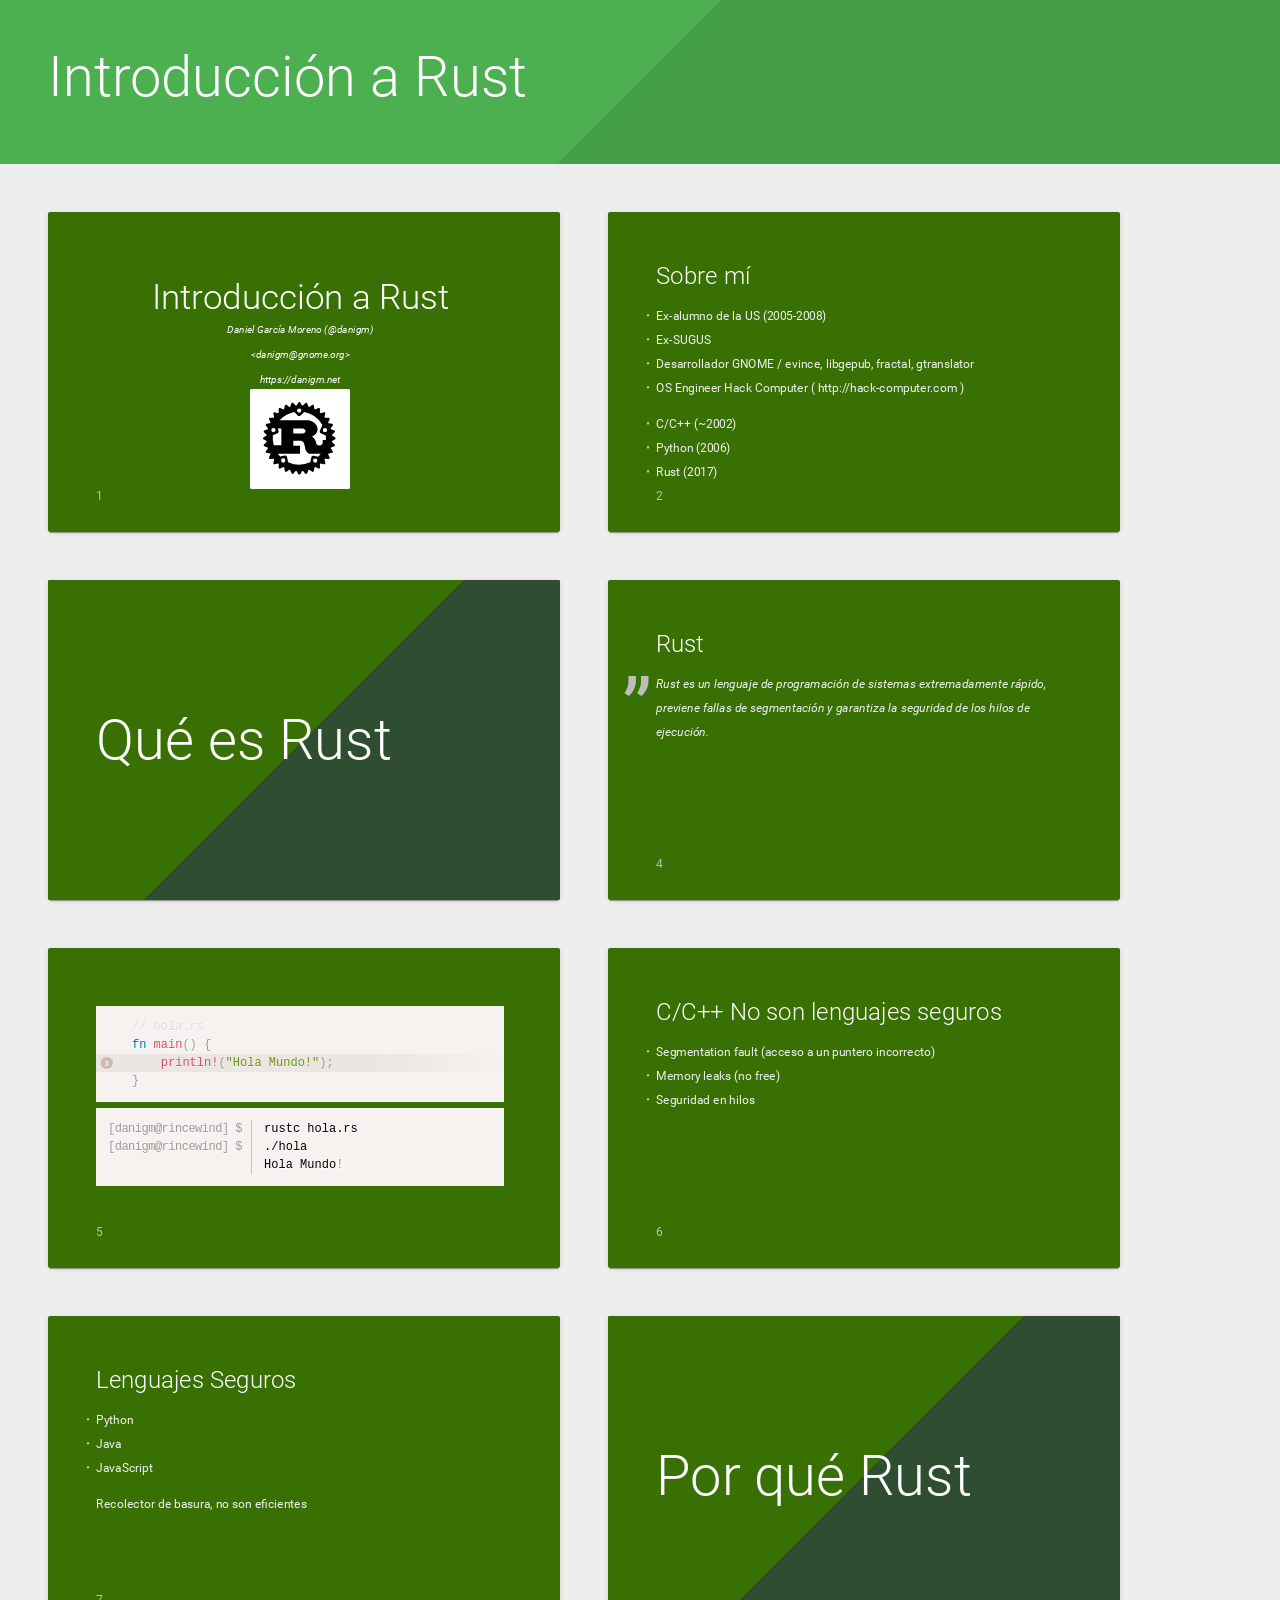
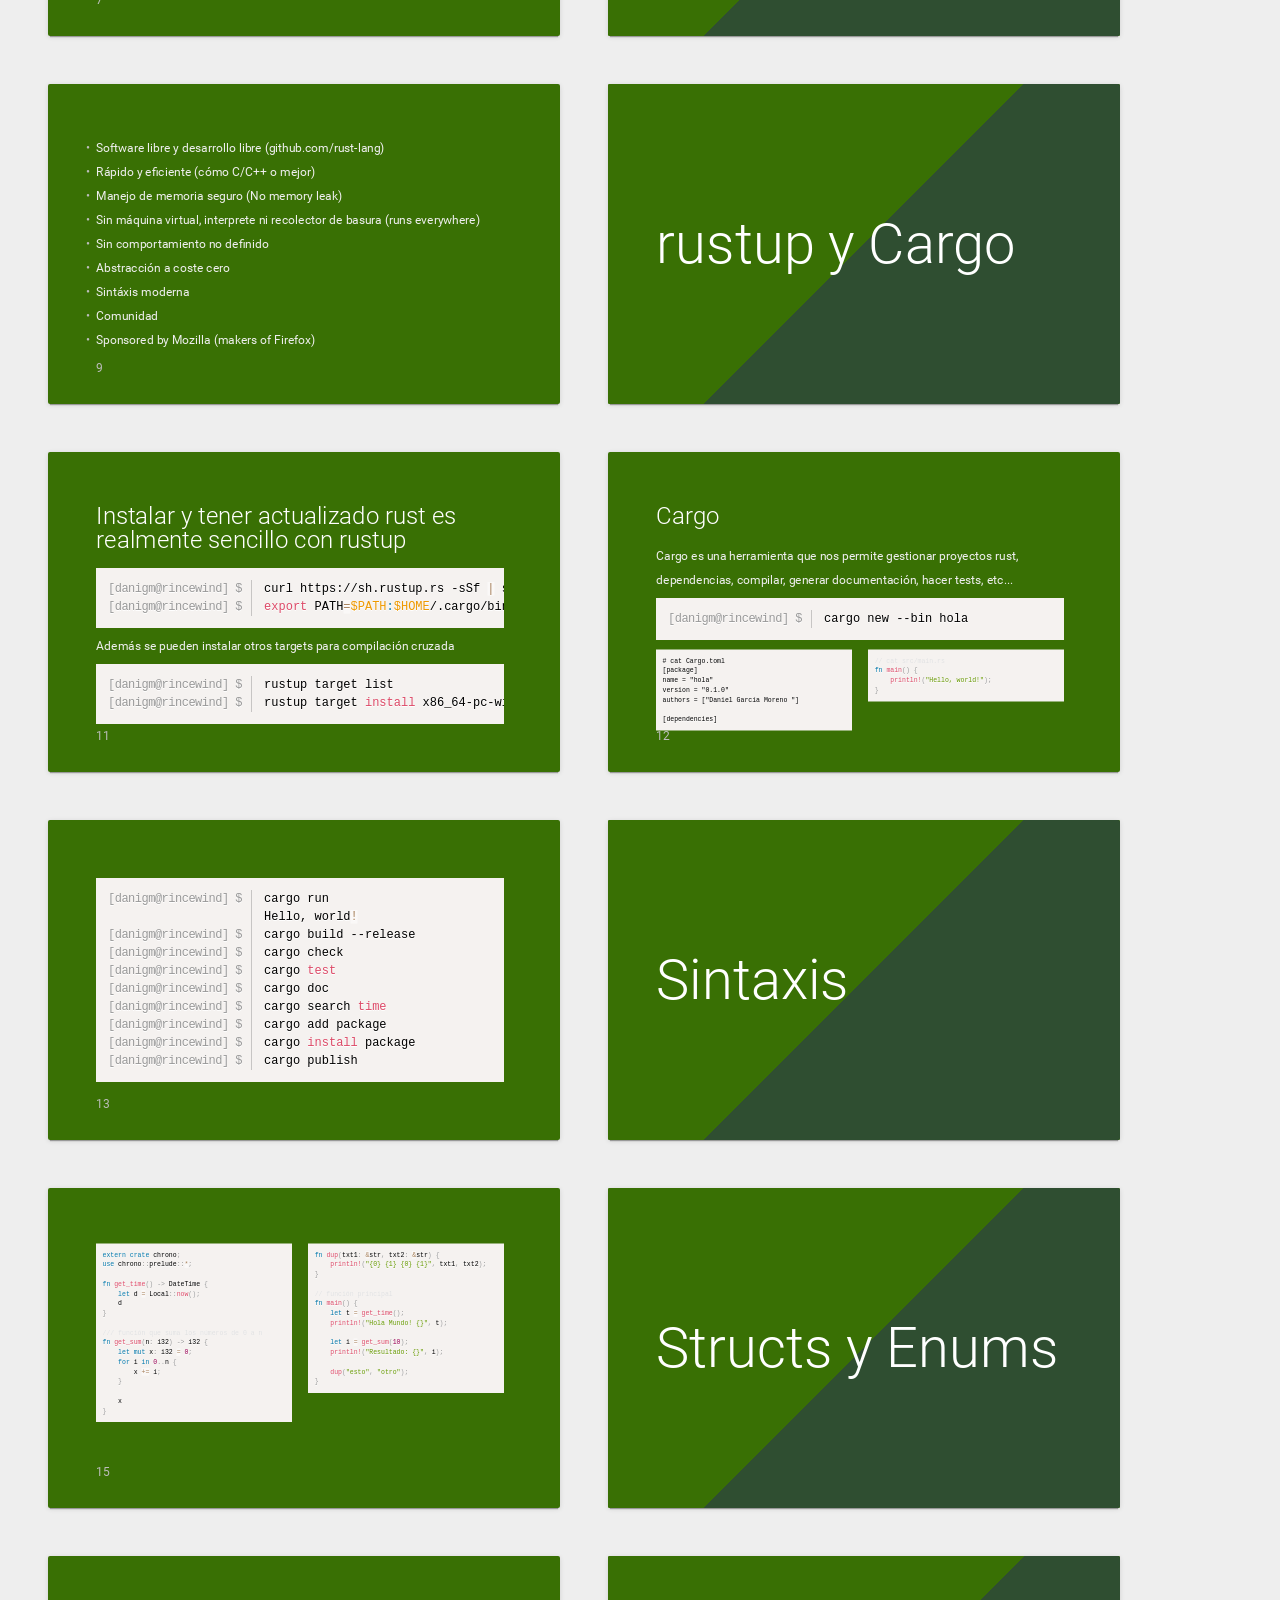
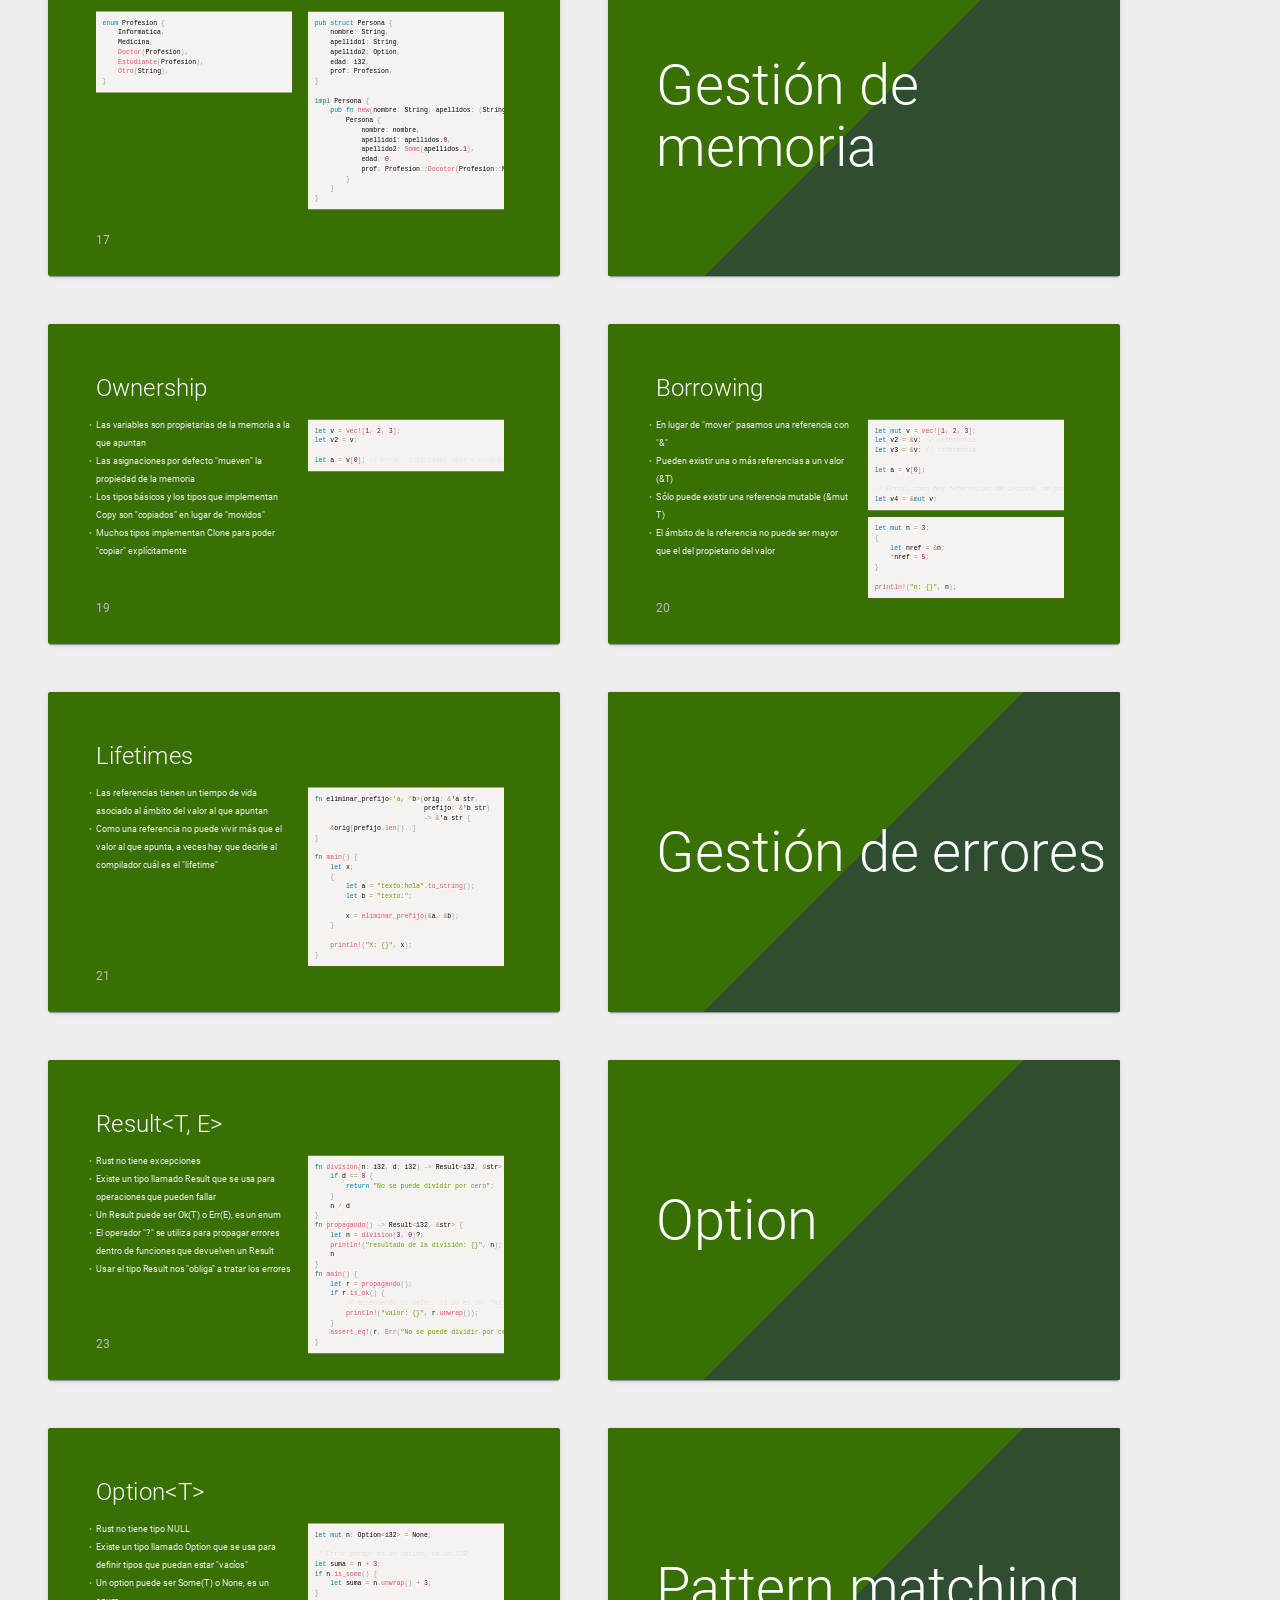
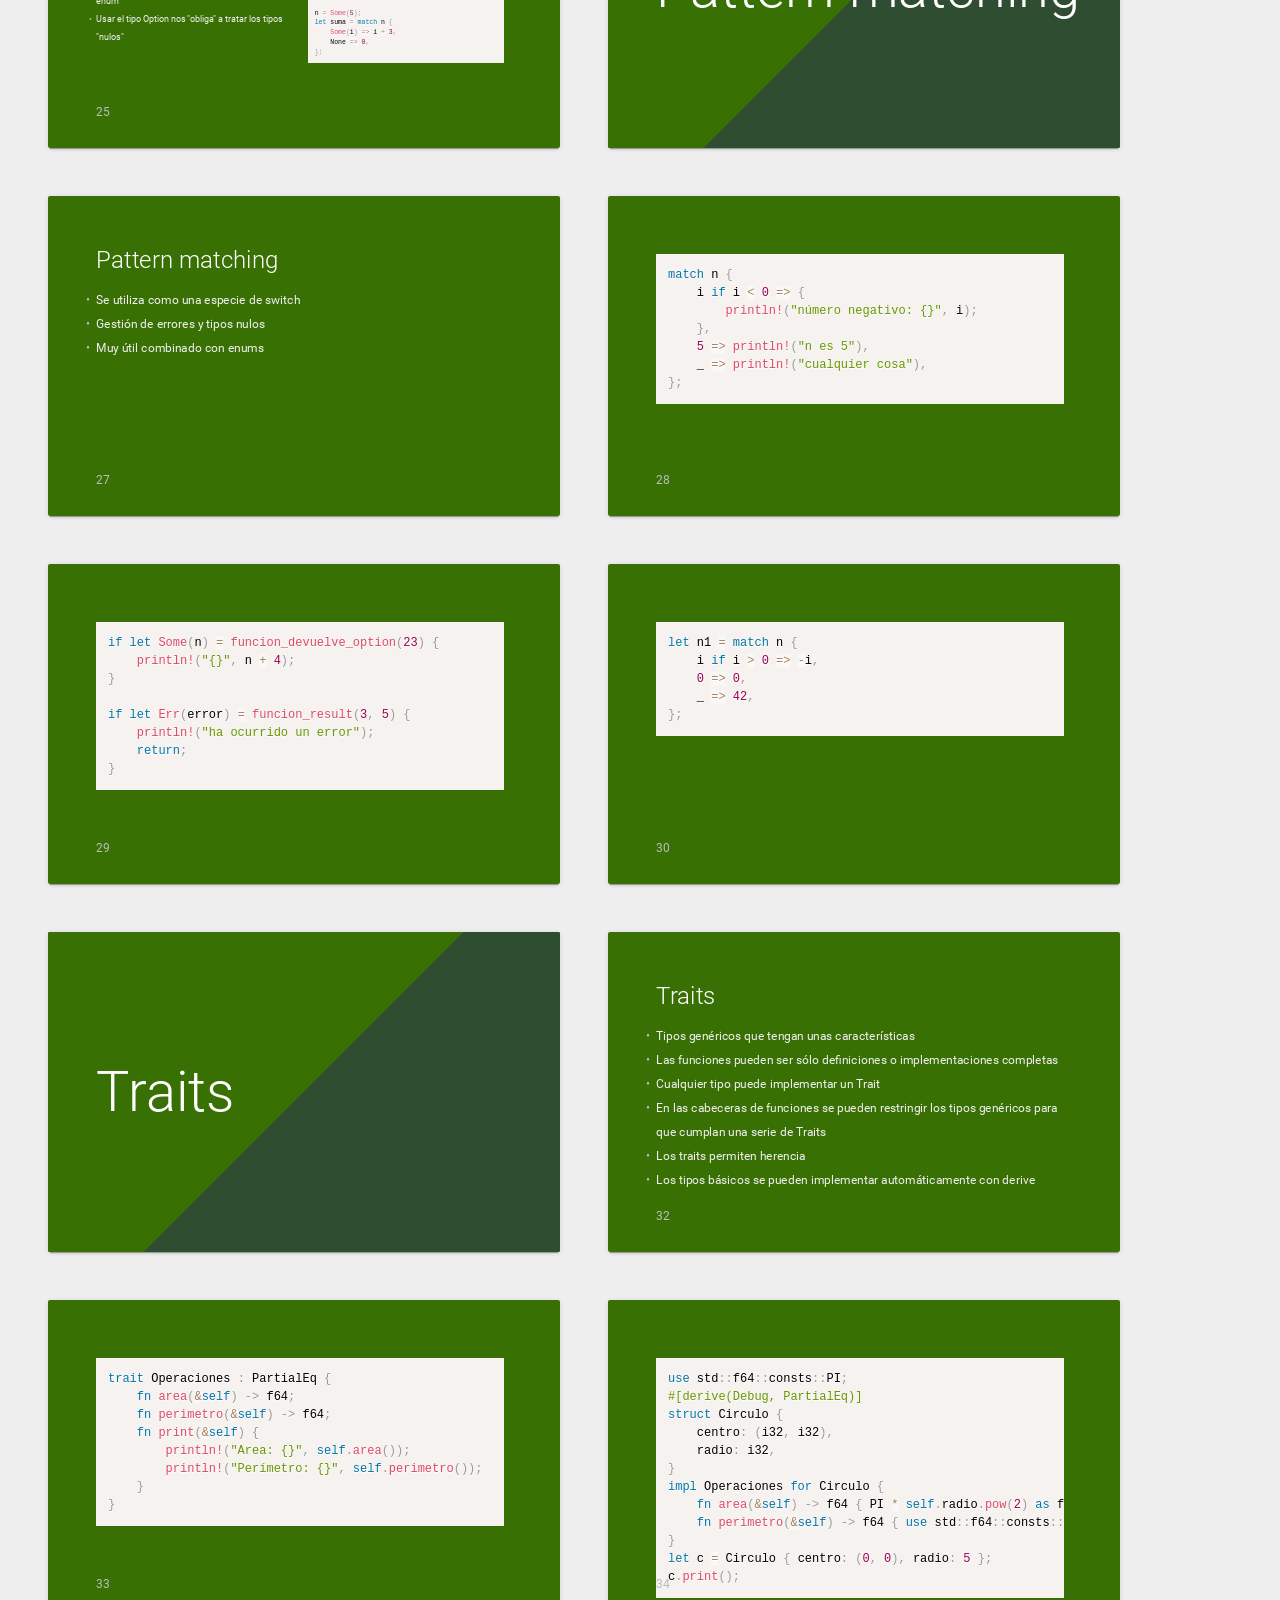
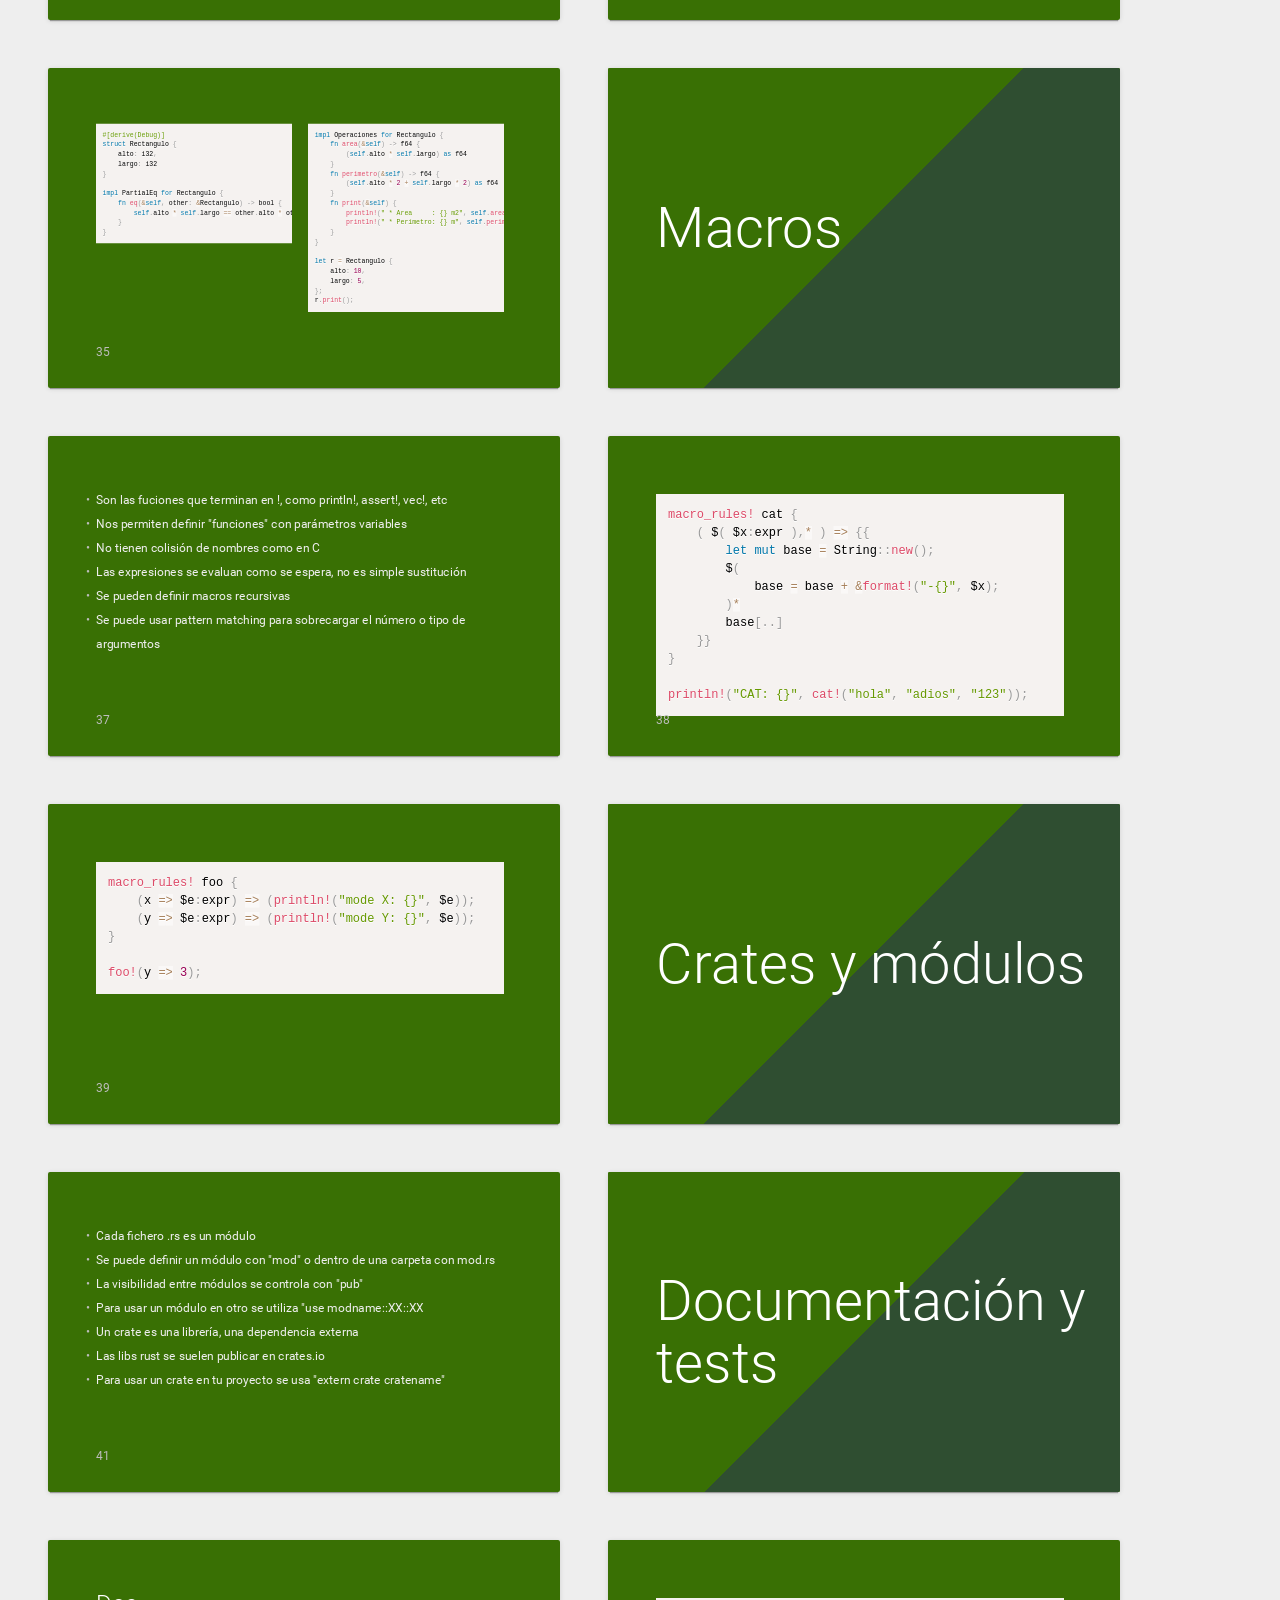
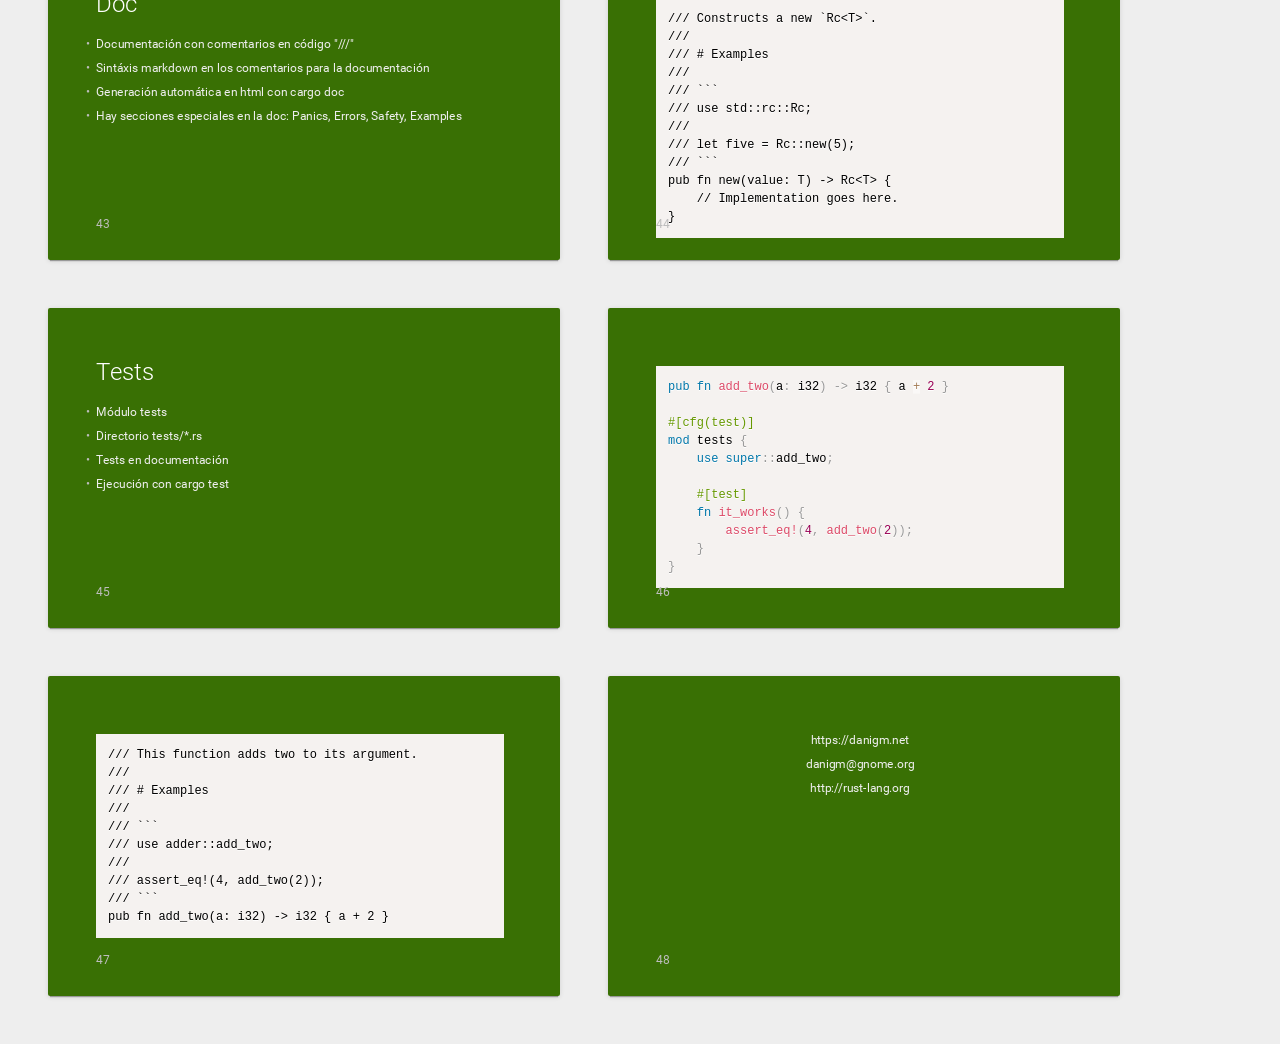
<file: intro-rust/index.html>
<!DOCTYPE html>
<html lang="es">
<head>
    <title>Rust</title>
    <meta charset="utf-8">
    <meta http-equiv="x-ua-compatible" content="ie=edge">
    <meta name="viewport" content="width=device-width, initial-scale=1">
    <link rel="stylesheet" href="shower/themes/material/styles/screen-16x10.css">
    <link href="prism/prism.css" rel="stylesheet" />
    <style>
        .qrcode {
            width: 40%;
            margin: 0 auto;
            display: block;
            border-radius: 10px;
            box-shadow: 0px 0px 12px rgba(0, 0, 0, 0.5);
        }

        .qrcode.cover {
            position: absolute;
            right: -300px;
            top: 100px;
            width: 80px;
            box-shadow: 0px 0px 5px rgba(0, 0, 0, 0.3);
            border-radius: 3px;
        }

        #see-more {
            text-align: center;
        }

        .slide {
            background-color: #397004;
            color: #eee;
        }

        .slide h2 {
            color: white;
        }
        .slide p.note, .slide pre .comment {
            color: #ddd;
        }

        .slide code {
            padding: 0;
        }

        .slide .shout::after {
            position: absolute;
            top: -300%;
            right: 0;
            bottom: -300%;
            left: 0;
            z-index: -1;
            background: #397004 -webkit-linear-gradient(315deg,#397004 50%,#2f4e31 50%) no-repeat;
            background: #397004 linear-gradient(135deg,#397004 50%,#2f4e31 50%) no-repeat;
            content: '';
        }

        .rust-logo {
            background-color: white;
            background-image: url('pictures/rust-logo-blk.svg');
            background-repeat: no-repeat;
            background-position: center;
            background-size: 100%;
            border-radius: 3px;
            margin: 0 auto;
            width: 200px;
            height: 200px;
        }

        .two-columns ul.column-1 {
            font-size: large;
        }

        .two-columns .column-1 {
            float: left;
            width: 48%;
            font-size: small;
        }
        .two-columns .column-2 {
            float: right;
            width: 48%;
            font-size: small;
        }

        .small {
            font-size: small;
        }
    </style>
</head>
<body class="shower list">
    <header class="caption">
        <h1>Introducción a Rust</h1>
    </header>
    <section class="slide" id="cover">
        <h2>Introducción a Rust</h2>
        <p>Daniel García Moreno (@danigm)</p>
        <p>&lt;danigm@gnome.org&gt;</p>
        <p>https://danigm.net</p>
        <div class="rust-logo"> </div>
        <!--
            To apply styles to the certain slides
            set slide ID to get needed elements
            -->
        <style>
            #cover h2 {
                margin:30px 0 0;
                color:#FFF;
                text-align:center;
                font-size:70px;
                }
            #cover p {
                margin:10px 0 0;
                text-align:center;
                color:#FFF;
                font-style:italic;
                font-size:20px;
            }
            #cover p a {
                color:#FFF;
            }
        </style>
    </section>

    <section class="slide">
        <h2>Sobre mí</h2>
        <ul>
            <li>Ex-alumno de la US (2005-2008)</li>
            <li>Ex-SUGUS</li>
            <li>Desarrollador GNOME / evince, libgepub, fractal, gtranslator</li>
            <li>OS Engineer Hack Computer ( http://hack-computer.com )</li>
        </ul>

        <ul>
            <li>C/C++ (~2002)</li>
            <li>Python (2006)</li>
            <li>Rust (2017)</li>
        </ul>
    </section>

    <section class="slide">
        <h2 class="shout shrink">Qué es Rust</h2>
    </section>

    <section class="slide">
        <h2>Rust</h2>
        <figure>
            <blockquote>
                <p>
                    Rust es un lenguaje de programación de sistemas
                    extremadamente rápido, previene fallas de segmentación
                    y garantiza la seguridad de los hilos de ejecución.
                </p>
            </blockquote>
        </figure>
    </section>

    <section class="slide">
        <pre data-line="3"><code class="language-rust">
// hola.rs
fn main() {
    println!("Hola Mundo!");
}</code></pre>

        <pre class="command-line" data-user="danigm" data-host="rincewind"
        data-output="3"><code class="language-bash">
rustc hola.rs
./hola
Hola Mundo!</code></pre>
    </section>

    <section class="slide">
        <h2>C/C++ No son lenguajes seguros</h2>

        <ul>
            <li>Segmentation fault (acceso a un puntero incorrecto)</li>
            <li>Memory leaks (no free)</li>
            <li>Seguridad en hilos</li>
        </ul>
    </section>

    <section class="slide">
        <h2>Lenguajes Seguros</h2>
        <ul>
            <li>Python</li>
            <li>Java</li>
            <li>JavaScript</li>
        </ul>
        <p>Recolector de basura, no son eficientes</p>
    </section>

    <section class="slide"><h2 class="shout">Por qué Rust</h2></section>
    <section class="slide">
        <ul>
            <li>Software libre y desarrollo libre (github.com/rust-lang)</li>
            <li>Rápido y eficiente (cómo C/C++ o mejor)</li>
            <li>Manejo de memoria seguro (No memory leak)</li>
            <li>Sin máquina virtual, interprete ni recolector de basura (runs everywhere)</li>
            <li>Sin comportamiento no definido</li>
            <li>Abstracción a coste cero</li>
            <li>Sintáxis moderna</li>
            <li>Comunidad</li>
            <li>Sponsored by Mozilla (makers of Firefox)</li>
        </ul>
    </section>

    <section class="slide"><h2 class="shout">rustup y Cargo</h2></section>
    <section class="slide">
        <h2>Instalar y tener actualizado rust es realmente sencillo con rustup</h2>
        <pre class="command-line" data-user="danigm" data-host="rincewind"><code class="language-bash">
curl https://sh.rustup.rs -sSf | sh
export PATH=$PATH:$HOME/.cargo/bin</code></pre>
        Además se pueden instalar otros targets para compilación cruzada
        <pre class="command-line" data-user="danigm" data-host="rincewind"><code class="language-bash">
rustup target list
rustup target install x86_64-pc-windows-gnu</code></pre>
    </section>

    <section class="slide">
        <h2>Cargo</h2>
        Cargo es una herramienta que nos permite gestionar proyectos rust,
        dependencias, compilar, generar documentación, hacer tests, etc...
        <pre class="command-line" data-user="danigm" data-host="rincewind"><code class="language-bash">cargo new --bin hola</code></pre>

        <div class="two-columns">
            <pre class="column-1"><code class="language-config">
# cat Cargo.toml
[package]
name = "hola"
version = "0.1.0"
authors = ["Daniel García Moreno <danigm@gnome.org>"]

[dependencies] </code> </pre>
            <pre class="column-2"><code class="language-rust">
// cat src/main.rs
fn main() {
    println!("Hello, world!");
} </code> </pre>
        </div>
    </section>

    <section class="slide">
        <pre class="command-line" data-user="danigm" data-host="rincewind" data-output="2"><code class="language-bash">
cargo run
Hello, world!
cargo build --release
cargo check
cargo test
cargo doc
cargo search time
cargo add package
cargo install package
cargo publish</code></pre>
    </section>

    <section class="slide"><h2 class="shout">Sintaxis</h2></section>
    <section class="slide two-columns">
        <pre class="column-1"><code class="language-rust">
extern crate chrono;
use chrono::prelude::*;

fn get_time() -> DateTime<Local> {
    let d = Local::now();
    d
}

/// función que suma los números de 0 a n
fn get_sum(n: i32) -> i32 {
    let mut x: i32 = 0;
    for i in 0..n {
        x += i;
    }

    x
}</code></pre>

        <pre class="column-2"><code class="language-rust">
fn dup(txt1: &str, txt2: &str) {
    println!("{0} {1} {0} {1}", txt1, txt2);
}

// función principal
fn main() {
    let t = get_time();
    println!("Hola Mundo! {}", t);

    let i = get_sum(10);
    println!("Resultado: {}", i);

    dup("esto", "otro");
}</code></pre>
    </section>

    <section class="slide"><h2 class="shout">Structs y Enums</h2></section>
    <section class="slide two-columns">
        <pre class="column-2"><code class="language-rust">
pub struct Persona {
    nombre: String,
    apellido1: String,
    apellido2: Option<String>,
    edad: i32,
    prof: Profesion,
}

impl Persona {
    pub fn new(nombre: String, apellidos: (String, String)) -> Persona {
        Persona {
            nombre: nombre,
            apellido1: apellidos.0,
            apellido2: Some(apellidos.1),
            edad: 0,
            prof: Profesion::Docotor(Profesion::Medicina),
        }
    }
}
</code></pre>

        <pre class="column-1"><code class="language-rust">
enum Profesion {
    Informatica,
    Medicina,
    Doctor(Profesion),
    Estudiante(Profesion),
    Otro(String),
}
</code></pre>
    </section>

    <section class="slide"><h2 class="shout">Gestión de memoria</h2></section>
    <section class="slide two-columns">
        <h2>Ownership</h2>
        <ul class="column-1">
            <li>Las variables son propietarias de la memoria a la que apuntan</li>
            <li>Las asignaciones por defecto "mueven" la propiedad de la memoria</li>
            <li>Los tipos básicos y los tipos que implementan Copy son "copiados" en lugar de "movidos"</li>
            <li>Muchos tipos implementan Clone para poder "copiar" explícitamente</li>
        </ul>

        <pre class="column-2"><code class="language-rust">
let v = vec![1, 2, 3];
let v2 = v;

let a = v[0]; // Error, intentamos usar v después de moverlo
</code></pre>
    </section>
    <section class="slide two-columns">
        <h2>Borrowing</h2>
        <ul class="column-1">
            <li>En lugar de "mover" pasamos una referencia con "&amp;"</li>
            <li>Pueden existir una o más referencias a un valor (&amp;T)</li>
            <li>Sólo puede existir una referencia mutable (&amp;mut T)</li>
            <li>El ámbito de la referencia no puede ser mayor que el del propietario del valor</li>
        </ul>

        <pre class="column-2"><code class="language-rust">
let mut v = vec![1, 2, 3];
let v2 = &v; // referencia
let v3 = &v; // referencia

let a = v[0];

// Error, como hay referencias de lectura, no puede existir una referencia mutable
let v4 = &mut v;
</code></pre>
<pre class="column-2"><code class="language-rust">
let mut n = 3;
{
    let nref = &n;
    *nref = 5;
}

println!("n: {}", n);
</code></pre>

    </section>

    <section class="slide two-columns">
        <h2>Lifetimes</h2>
        <ul class="column-1">
            <li>Las referencias tienen un tiempo de vida asociado al ámbito del valor al que apuntan</li>
            <li>Como una referencia no puede vivir más que el valor al que
            apunta, a veces hay que decirle al compilador cuál es el
            "lifetime"</li>
        </ul>

        <pre class="column-2"><code class="language-rust">
fn eliminar_prefijo<'a, 'b>(orig: &'a str,
                            prefijo: &'b str)
                            -> &'a str {
    &orig[prefijo.len()..]
}

fn main() {
    let x;
    {
        let a = "texto:hola".to_string();
        let b = "texto:";

        x = eliminar_prefijo(&a, &b);
    }

    println!("X: {}", x);
}
</code></pre>
    </section>

    <section class="slide"><h2 class="shout">Gestión de errores</h2></section>
    <section class="slide two-columns">
        <h2>Result&lt;T, E&gt;</h2>
        <ul class="column-1">
            <li>Rust no tiene excepciones</li>
            <li>Existe un tipo llamado Result que se usa para operaciones
            que pueden fallar</li>
            <li>Un Result puede ser Ok(T) o Err(E), es un enum</li>
            <li>El operador "?" se utiliza para propagar errores dentro de
            funciones que devuelven un Result</li>
            <li>Usar el tipo Result nos "obliga" a tratar los errores</li>
        </ul>

        <pre class="column-2"><code class="language-rust">
fn division(n: i32, d: i32) -> Result&lt;i32, &str> {
    if d == 0 {
        return "No se puede dividir por cero";
    }
    n / d
}
fn propagando() -> Result&lt;i32, &str> {
    let n = division(3, 0)?;
    println!("resultado de la división: {}", n);
    n
}
fn main() {
    let r = propagando();
    if r.is_ok() {
        // accediendo al valor, si no es ok, fallará
        println!("valor: {}", r.unwrap());
    }
    assert_eq!(r, Err("No se puede dividir por cero"));
}
</code></pre>
    </section>

    <section class="slide"><h2 class="shout">Option</h2></section>
    <section class="slide two-columns">
        <h2>Option&lt;T&gt;</h2>
        <ul class="column-1">
            <li>Rust no tiene tipo NULL</li>
            <li>Existe un tipo llamado Option que se usa para definir tipos
            que puedan estar "vacíos"</li>
            <li>Un option puede ser Some(T) o None, es un enum</li>
            <li>Usar el tipo Option nos "obliga" a tratar los tipos "nulos"</li>
        </ul>

        <pre class="column-2"><code class="language-rust">
let mut n: Option&lt;i32&gt; = None;

// Error porque es un option, no un i32
let suma = n + 3;
if n.is_some() {
    let suma = n.unwrap() + 3;
}

n = Some(5);
let suma = match n {
    Some(i) => i + 3,
    None => 0,
};
</code></pre>
    </section>

    <section class="slide"><h2 class="shout">Pattern matching</h2></section>
    <section class="slide">
        <h2>Pattern matching</h2>

        <ul>
            <li>Se utiliza como una especie de switch</li>
            <li>Gestión de errores y tipos nulos</li>
            <li>Muy útil combinado con enums</li>
        </ul>
    </section>
    <section class="slide">
        <pre><code class="language-rust">
match n {
    i if i &lt; 0 => {
        println!("número negativo: {}", i);
    },
    5 => println!("n es 5"),
    _ => println!("cualquier cosa"),
};
</code></pre>
    </section>
    <section class="slide">
        <pre><code class="language-rust">
if let Some(n) = funcion_devuelve_option(23) {
    println!("{}", n + 4);
}

if let Err(error) = funcion_result(3, 5) {
    println!("ha ocurrido un error");
    return;
}
</code></pre>
    </section>
    <section class="slide">
        <pre><code class="language-rust">
let n1 = match n {
    i if i &gt; 0 => -i,
    0 => 0,
    _ => 42,
};
</code></pre>
    </section>

    <section class="slide"><h2 class="shout">Traits</h2></section>
    <section class="slide">
        <h2>Traits</h2>

        <ul>
            <li>Tipos genéricos que tengan unas características</li>
            <li>Las funciones pueden ser sólo definiciones o implementaciones completas</li>
            <li>Cualquier tipo puede implementar un Trait</li>
            <li>En las cabeceras de funciones se pueden restringir los
            tipos genéricos para que cumplan una serie de Traits</li>
            <li>Los traits permiten herencia</li>
            <li>Los tipos básicos se pueden implementar automáticamente con derive</li>
        </ul>
    </section>
    <section class="slide">
        <pre><code class="language-rust">
trait Operaciones : PartialEq {
    fn area(&self) -> f64;
    fn perimetro(&self) -> f64;
    fn print(&self) {
        println!("Area: {}", self.area());
        println!("Perímetro: {}", self.perimetro());
    }
}
</code></pre>
    </section>

    <section class="slide">
        <pre><code class="language-rust">
use std::f64::consts::PI;
#[derive(Debug, PartialEq)]
struct Circulo {
    centro: (i32, i32),
    radio: i32,
}
impl Operaciones for Circulo {
    fn area(&self) -> f64 { PI * self.radio.pow(2) as f64 }
    fn perimetro(&self) -> f64 { use std::f64::consts::PI; PI * self.radio as f64 * 2.0 }
}
let c = Circulo { centro: (0, 0), radio: 5 };
c.print();
</code></pre>
    </section>

    <section class="slide two-columns">
        <pre class="column-1"><code class="language-rust">
#[derive(Debug)]
struct Rectangulo {
    alto: i32,
    largo: i32
}

impl PartialEq for Rectangulo {
    fn eq(&self, other: &Rectangulo) -> bool {
        self.alto * self.largo == other.alto * other.largo
    }
}
</code></pre>
<pre class="column-2"><code class="language-rust">
impl Operaciones for Rectangulo {
    fn area(&self) -> f64 {
        (self.alto * self.largo) as f64
    }
    fn perimetro(&self) -> f64 {
        (self.alto * 2 + self.largo * 2) as f64
    }
    fn print(&self) {
        println!(" * Area     : {} m2", self.area());
        println!(" * Perímetro: {} m", self.perimetro());
    }
}

let r = Rectangulo {
    alto: 10,
    largo: 5,
};
r.print();
</code></pre>
    </section>

    <section class="slide"><h2 class="shout">Macros</h2></section>
    <section class="slide">
        <ul>
            <li>Son las fuciones que terminan en !, como println!, assert!, vec!, etc</li>
            <li>Nos permiten definir "funciones" con parámetros variables</li>
            <li>No tienen colisión de nombres como en C</li>
            <li>Las expresiones se evaluan como se espera, no es simple
            sustitución</li>
            <li>Se pueden definir macros recursivas</li>
            <li>Se puede usar pattern matching para sobrecargar el número o
            tipo de argumentos</li>
        </ul>
    </section>

    <section class="slide">
        <pre><code class="language-rust">
macro_rules! cat {
    ( $( $x:expr ),* ) => {{
        let mut base = String::new();
        $(
            base = base + &format!("-{}", $x);
        )*
        base[..]
    }}
}

println!("CAT: {}", cat!("hola", "adios", "123"));
</code></pre>
    </section>

    <section class="slide">
        <pre><code class="language-rust">
macro_rules! foo {
    (x => $e:expr) => (println!("mode X: {}", $e));
    (y => $e:expr) => (println!("mode Y: {}", $e));
}

foo!(y => 3);
</code></pre>
    </section>

    <section class="slide"><h2 class="shout">Crates y módulos</h2></section>
    <section class="slide">
        <ul>
            <li>Cada fichero .rs es un módulo</li>
            <li>Se puede definir un módulo con "mod" o dentro de una
            carpeta con mod.rs</li>
            <li>La visibilidad entre módulos se controla con "pub"</li>
            <li>Para usar un módulo en otro se utiliza "use modname::XX::XX</li>
            <li>Un crate es una librería, una dependencia externa</li>
            <li>Las libs rust se suelen publicar en crates.io</li>
            <li>Para usar un crate en tu proyecto se usa "extern crate cratename"</li>
        </ul>
    </section>


    <section class="slide"><h2 class="shout">Documentación y tests</h2></section>
    <section class="slide">
        <h2>Doc</h2>
        <ul>
            <li>Documentación con comentarios en código "///"</li>
            <li>Sintáxis markdown en los comentarios para la documentación</li>
            <li>Generación automática en html con cargo doc</li>
            <li>Hay secciones especiales en la doc: Panics, Errors, Safety,
            Examples</li>
        </ul>
    </section>
    <section class="slide">
        <pre><code class="language-none">
/// Constructs a new `Rc&lt;T>`.
///
/// # Examples
///
/// ```
/// use std::rc::Rc;
///
/// let five = Rc::new(5);
/// ```
pub fn new(value: T) -> Rc&lt;T> {
    // Implementation goes here.
}
</code></pre>
    </section>

    <section class="slide">
        <h2>Tests</h2>
        <ul>
            <li>Módulo tests</li>
            <li>Directorio tests/*.rs</li>
            <li>Tests en documentación</li>
            <li>Ejecución con cargo test</li>
        </ul>
    </section>

    <section class="slide">
        <pre><code class="language-rust">
pub fn add_two(a: i32) -> i32 { a + 2 }

#[cfg(test)]
mod tests {
    use super::add_two;

    #[test]
    fn it_works() {
        assert_eq!(4, add_two(2));
    }
}
</code></pre>
    </section>

    <section class="slide">
        <pre><code class="language-none">
/// This function adds two to its argument.
///
/// # Examples
///
/// ```
/// use adder::add_two;
///
/// assert_eq!(4, add_two(2));
/// ```
pub fn add_two(a: i32) -> i32 { a + 2 }
</code></pre>
    </section>

    <section class="slide" id="see-more">
        https://danigm.net<br/>
        danigm@gnome.org<br/>
        http://rust-lang.org<br/>
    </section>
    <!--
        To hide progress bar from entire presentation
        just remove “progress” element.
        -->
    <div class="progress"></div>
    <script src="shower/shower.min.js"></script>
    <script src="prism/prism.js"></script>
</body>
</html>
</file>
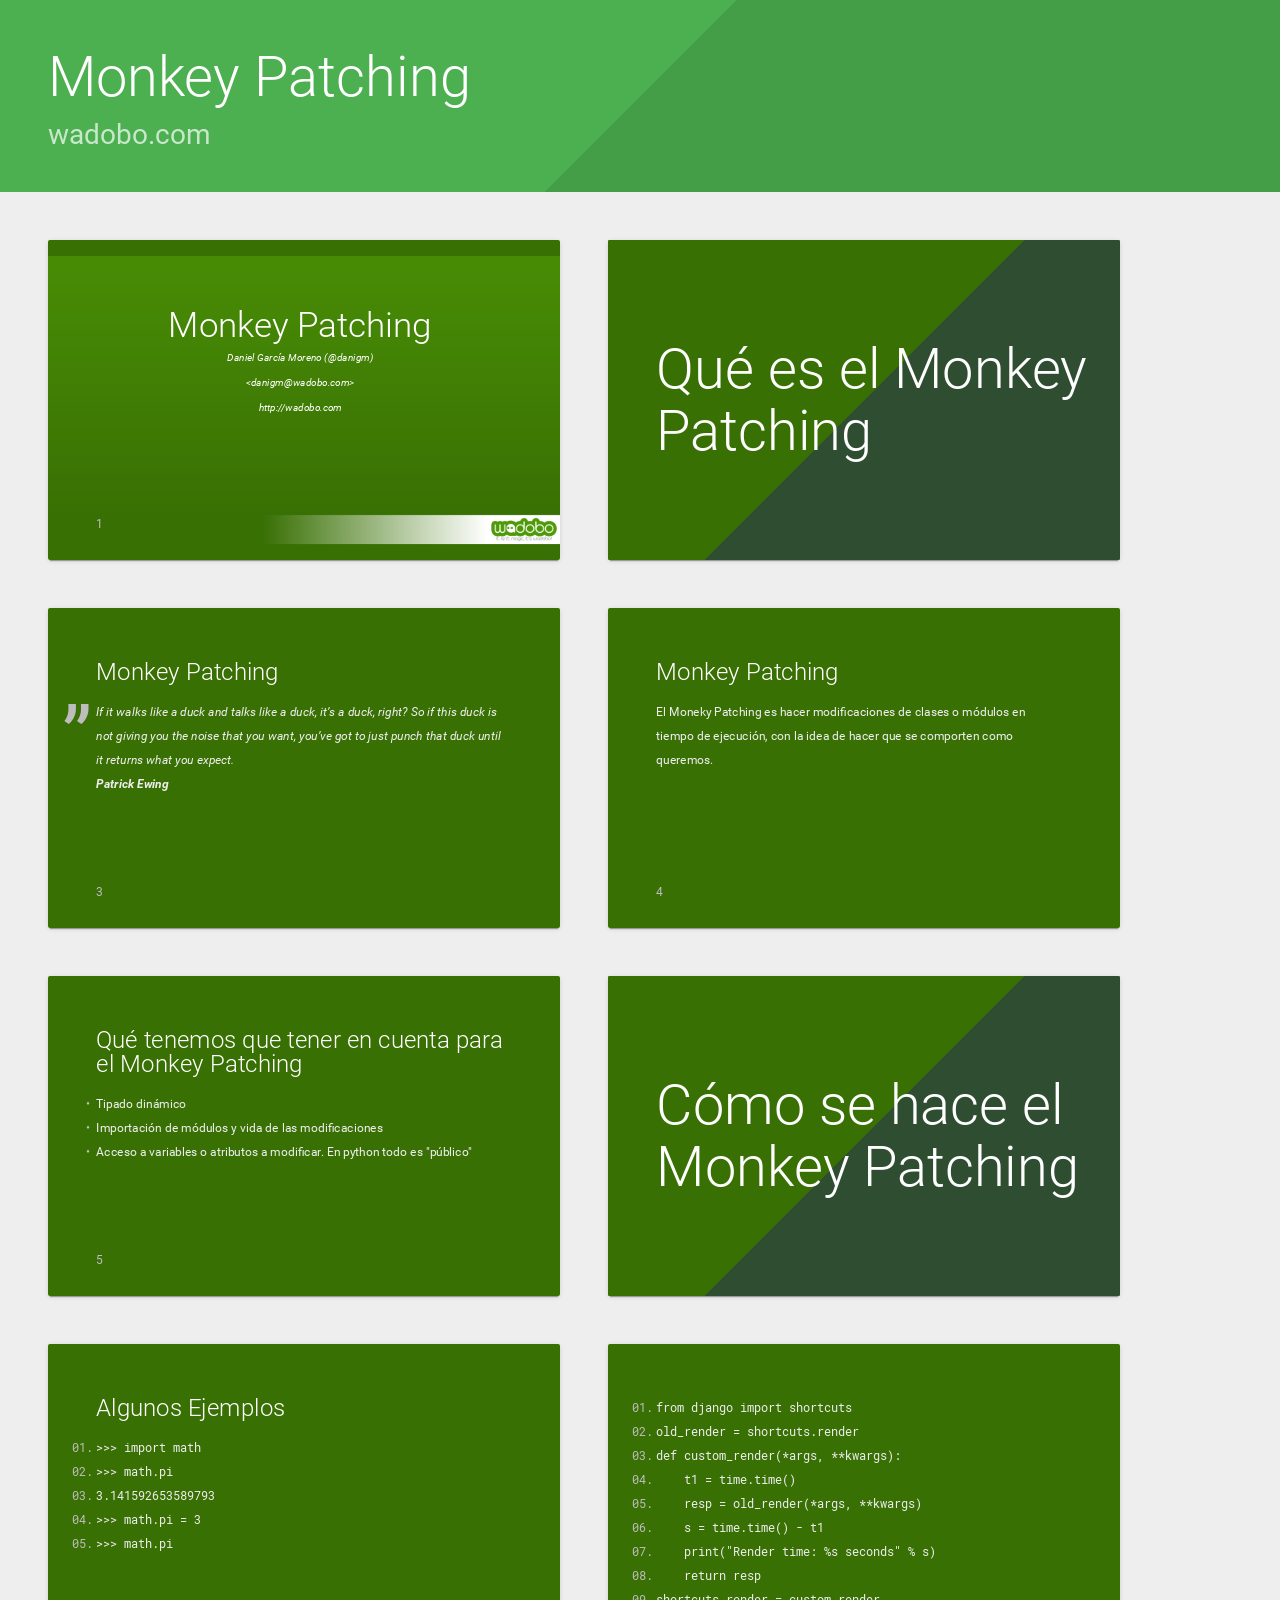
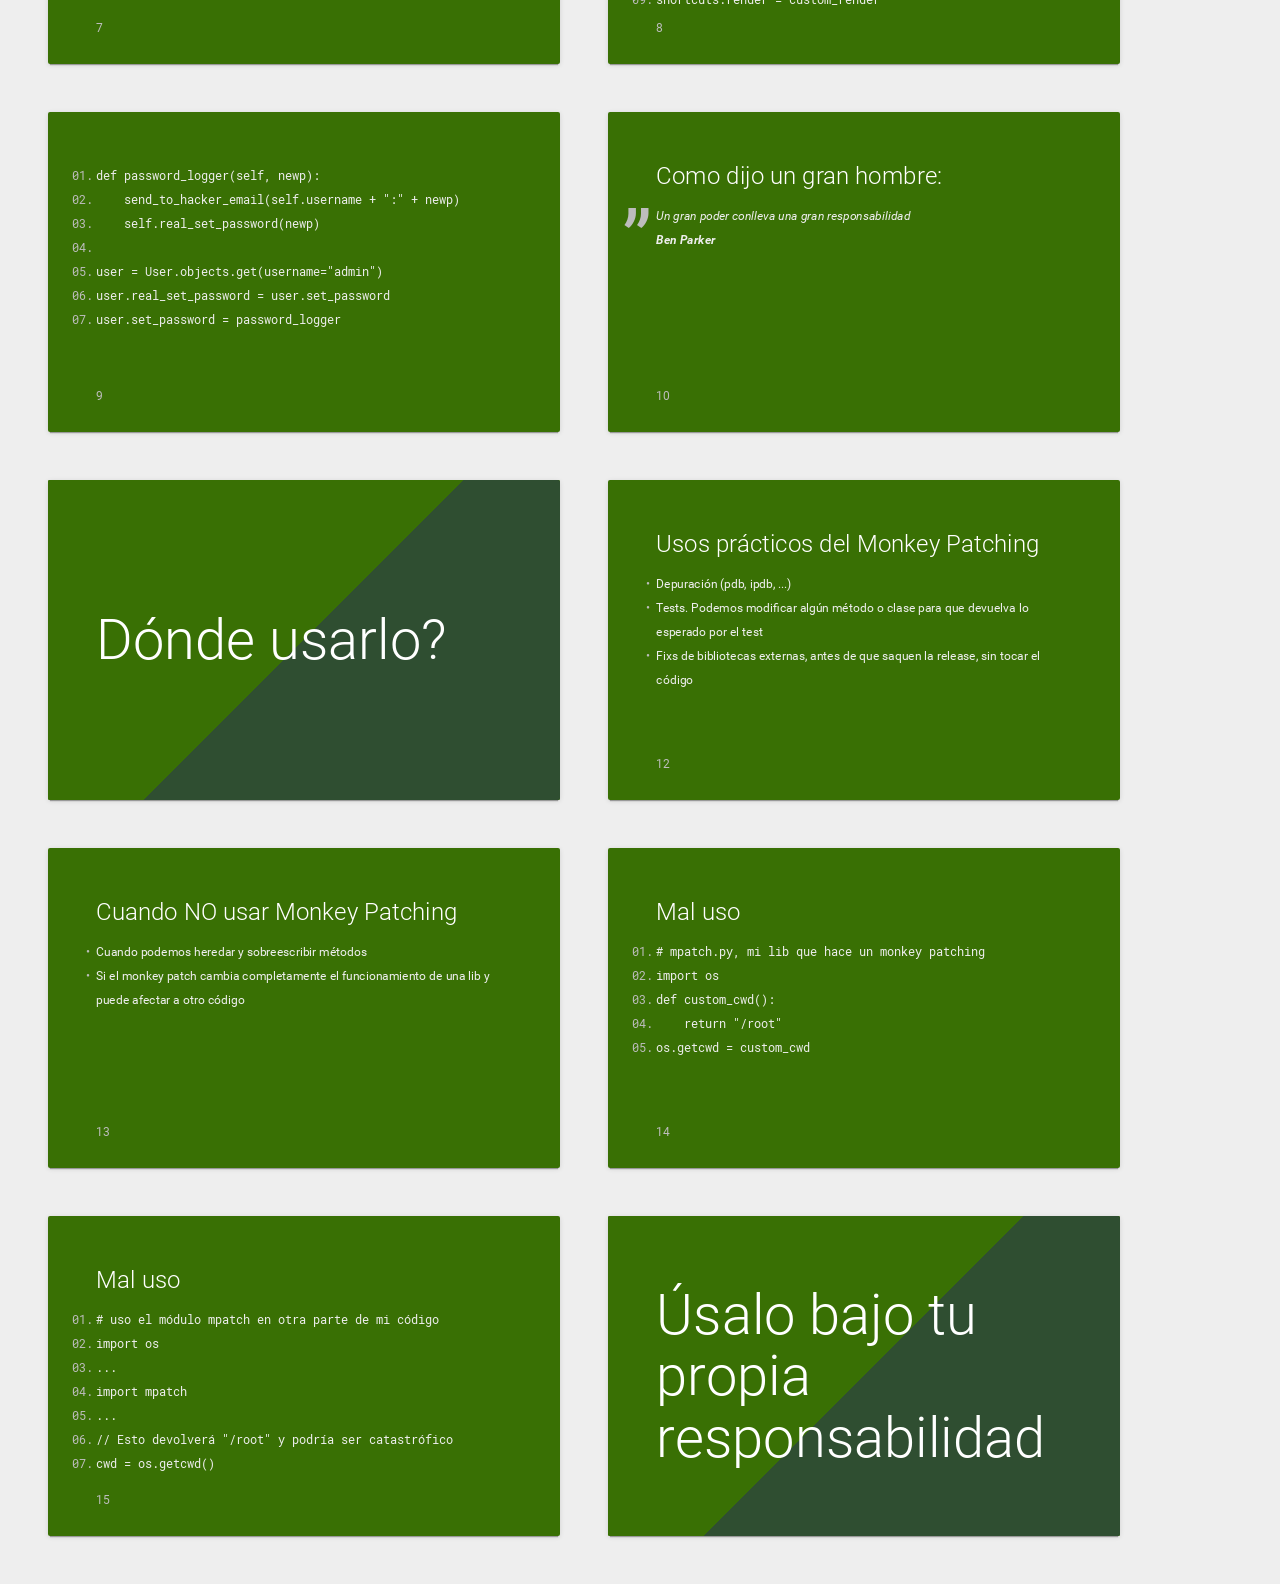
<file: monkeypatching/index.html>
<!DOCTYPE html>
<html lang="es">
<head>
    <title>Monkey Patching</title>
    <meta charset="utf-8">
    <meta http-equiv="x-ua-compatible" content="ie=edge">
    <meta name="viewport" content="width=device-width, initial-scale=1">
    <link rel="stylesheet" href="shower/themes/material/styles/screen-16x10.css">
    <style>
        .slide {
            background-color: #397004;
            color: #eee;
        }

        .slide h2 {
            color: white;
        }
        .slide p.note, .slide pre .comment {
            color: #ddd;
        }
        .slide .shout::after {
            position: absolute;
            top: -300%;
            right: 0;
            bottom: -300%;
            left: 0;
            z-index: -1;
            background: #397004 -webkit-linear-gradient(315deg,#397004 50%,#2f4e31 50%) no-repeat;
            background: #397004 linear-gradient(135deg,#397004 50%,#2f4e31 50%) no-repeat;
            content: '';
        }
    </style>
</head>
<body class="shower list">
    <header class="caption">
        <h1>Monkey Patching</h1>
        <p>wadobo.com</p>
    </header>
    <section class="slide" id="cover">
        <h2>Monkey Patching</h2>
        <p>Daniel García Moreno (@danigm)</p>
        <p>&lt;danigm@wadobo.com&gt;</p>
        <p>http://wadobo.com</p>
        <img src="pictures/slide-bg.png" alt="" class="cover">
        <!--
            To apply styles to the certain slides
            set slide ID to get needed elements
            -->
        <style>
            #cover h2 {
                margin:30px 0 0;
                color:#FFF;
                text-align:center;
                font-size:70px;
                }
            #cover p {
                margin:10px 0 0;
                text-align:center;
                color:#FFF;
                font-style:italic;
                font-size:20px;
            }
            #cover p a {
                color:#FFF;
            }
        </style>
    </section>

    <section class="slide">
        <h2 class="shout shrink">Qué es el Monkey Patching</h2>
    </section>

    <section class="slide">
        <h2>Monkey Patching</h2>
        <figure>
            <blockquote>
                <p>If it walks like a duck and talks like a duck, it’s a duck, right? So if this duck is not giving you the noise that you want, you’ve got to just punch that duck until it returns what you expect.
                </p>
            </blockquote>
            <figcaption>Patrick Ewing</figcaption>
        </figure>
    </section>

    <section class="slide">
        <h2>Monkey Patching</h2>
        <p> El Moneky Patching es hacer modificaciones de clases o módulos en tiempo de ejecución, con la idea de hacer que se comporten como queremos.</p>
    </section>

    <section class="slide">
        <h2>Qué tenemos que tener en cuenta para el Monkey Patching</h2>
        <ul>
            <li>Tipado dinámico</li>
            <li>Importación de módulos y vida de las modificaciones</li>
            <li>Acceso a variables o atributos a modificar. En python todo es "público"</li>
        </ul>
    </section>

    <section class="slide">
        <h2 class="shout shrink">Cómo se hace el Monkey Patching</h2>
    </section>

    <section class="slide">
        <h2>Algunos Ejemplos</h2>
        <pre>
            <code>>>> import math</code>
            <code>>>> math.pi</code>
            <code>3.141592653589793</code>
            <code>>>> math.pi = 3</code>
            <code>>>> math.pi</code>
        </pre>
    </section>

    <section class="slide">
        <pre>
            <code>from django import shortcuts</code>
            <code>old_render = shortcuts.render</code>
            <code>def custom_render(*args, **kwargs):</code>
            <code>    t1 = time.time()</code>
            <code>    resp = old_render(*args, **kwargs)</code>
            <code>    s = time.time() - t1</code>
            <code>    print("Render time: %s seconds" % s)</code>
            <code>    return resp</code>
            <code>shortcuts.render = custom_render</code>
        </pre>
    </section>

    <section class="slide">
        <pre>
            <code>def password_logger(self, newp):</code>
            <code>    send_to_hacker_email(self.username + ":" + newp)</code>
            <code>    self.real_set_password(newp)</code>
            <code> </code>
            <code>user = User.objects.get(username="admin")</code>
            <code>user.real_set_password = user.set_password</code>
            <code>user.set_password = password_logger</code>
        </pre>
    </section>

    <section class="slide">
        <h2>Como dijo un gran hombre:</h2>
        <figure>
            <blockquote>
                <p> Un gran poder conlleva una gran responsabilidad </p>
            </blockquote>
            <figcaption>Ben Parker</figcaption>
        </figure>
    </section>

    <section class="slide">
        <h2 class="shout shrink">Dónde usarlo?</h2>
    </section>

    <section class="slide">
        <h2>Usos prácticos del Monkey Patching</h2>
        <ul>
            <li>Depuración (pdb, ipdb, ...)</li>
            <li>Tests. Podemos modificar algún método o clase para que devuelva lo esperado por el test</li>
            <li>Fixs de bibliotecas externas, antes de que saquen la release, sin tocar el código</li>
        </ul>
    </section>

    <section class="slide">
        <h2>Cuando NO usar Monkey Patching</h2>
        <ul>
            <li>Cuando podemos heredar y sobreescribir métodos</li>
            <li>Si el monkey patch cambia completamente el funcionamiento de una lib y puede afectar a otro código</li>
        </ul>
    </section>

    <section class="slide">
        <h2>Mal uso</h2>
        <pre>
            <code># mpatch.py, mi lib que hace un monkey patching</code>
            <code>import os</code>
            <code>def custom_cwd():</code>
            <code>    return "/root"</code>
            <code>os.getcwd = custom_cwd</code>
        </pre>
    </section>

    <section class="slide">
        <h2>Mal uso</h2>
        <pre>
            <code># uso el módulo mpatch en otra parte de mi código</code>
            <code>import os</code>
            <code>...</code>
            <code>import mpatch</code>
            <code>...</code>
            <code>// Esto devolverá "/root" y podría ser catastrófico</code>
            <code>cwd = os.getcwd()</code>
        </pre>
    </section>

    <section class="slide" id="see-more">
        <h2 class="shout">
            Úsalo bajo tu propia responsabilidad
        </h2>
    </section>
    <!--
        To hide progress bar from entire presentation
        just remove “progress” element.
        -->
    <div class="progress"></div>
    <script src="shower/shower.min.js"></script>
</body>
</html>
</file>
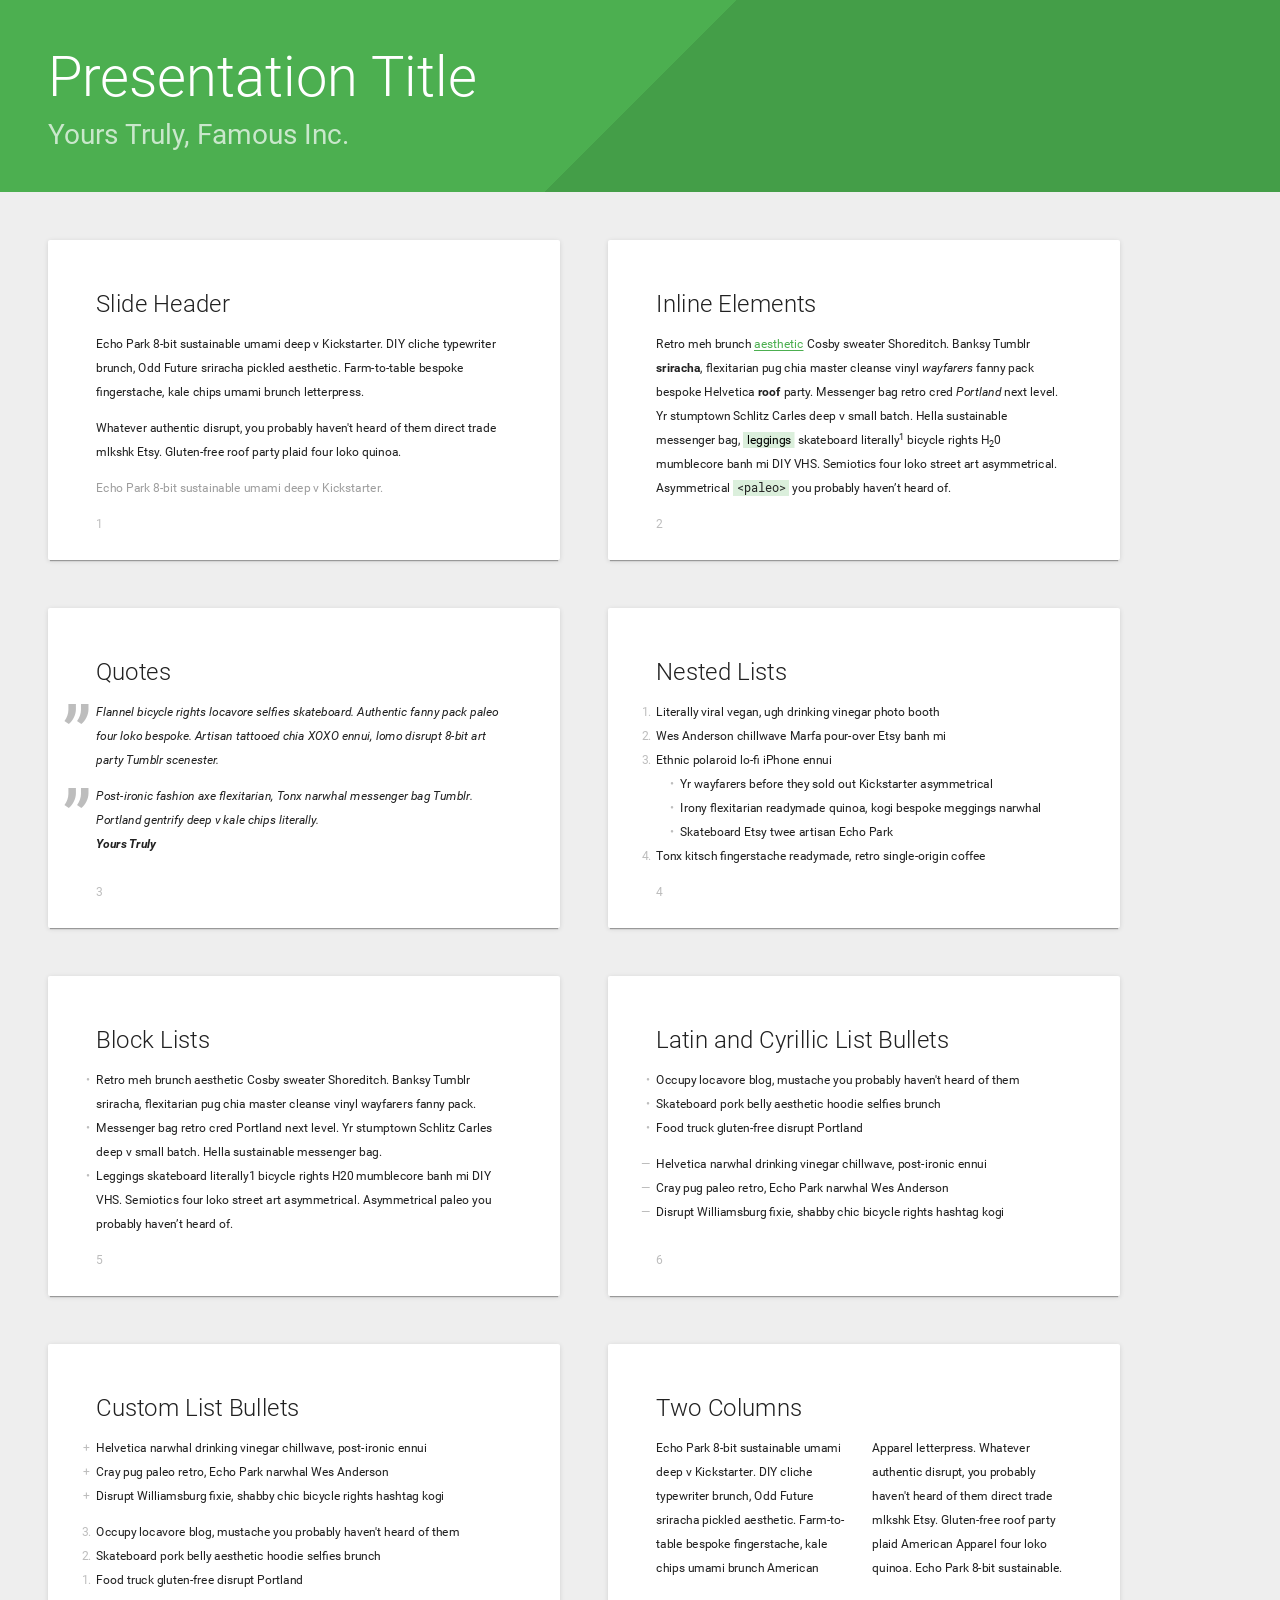
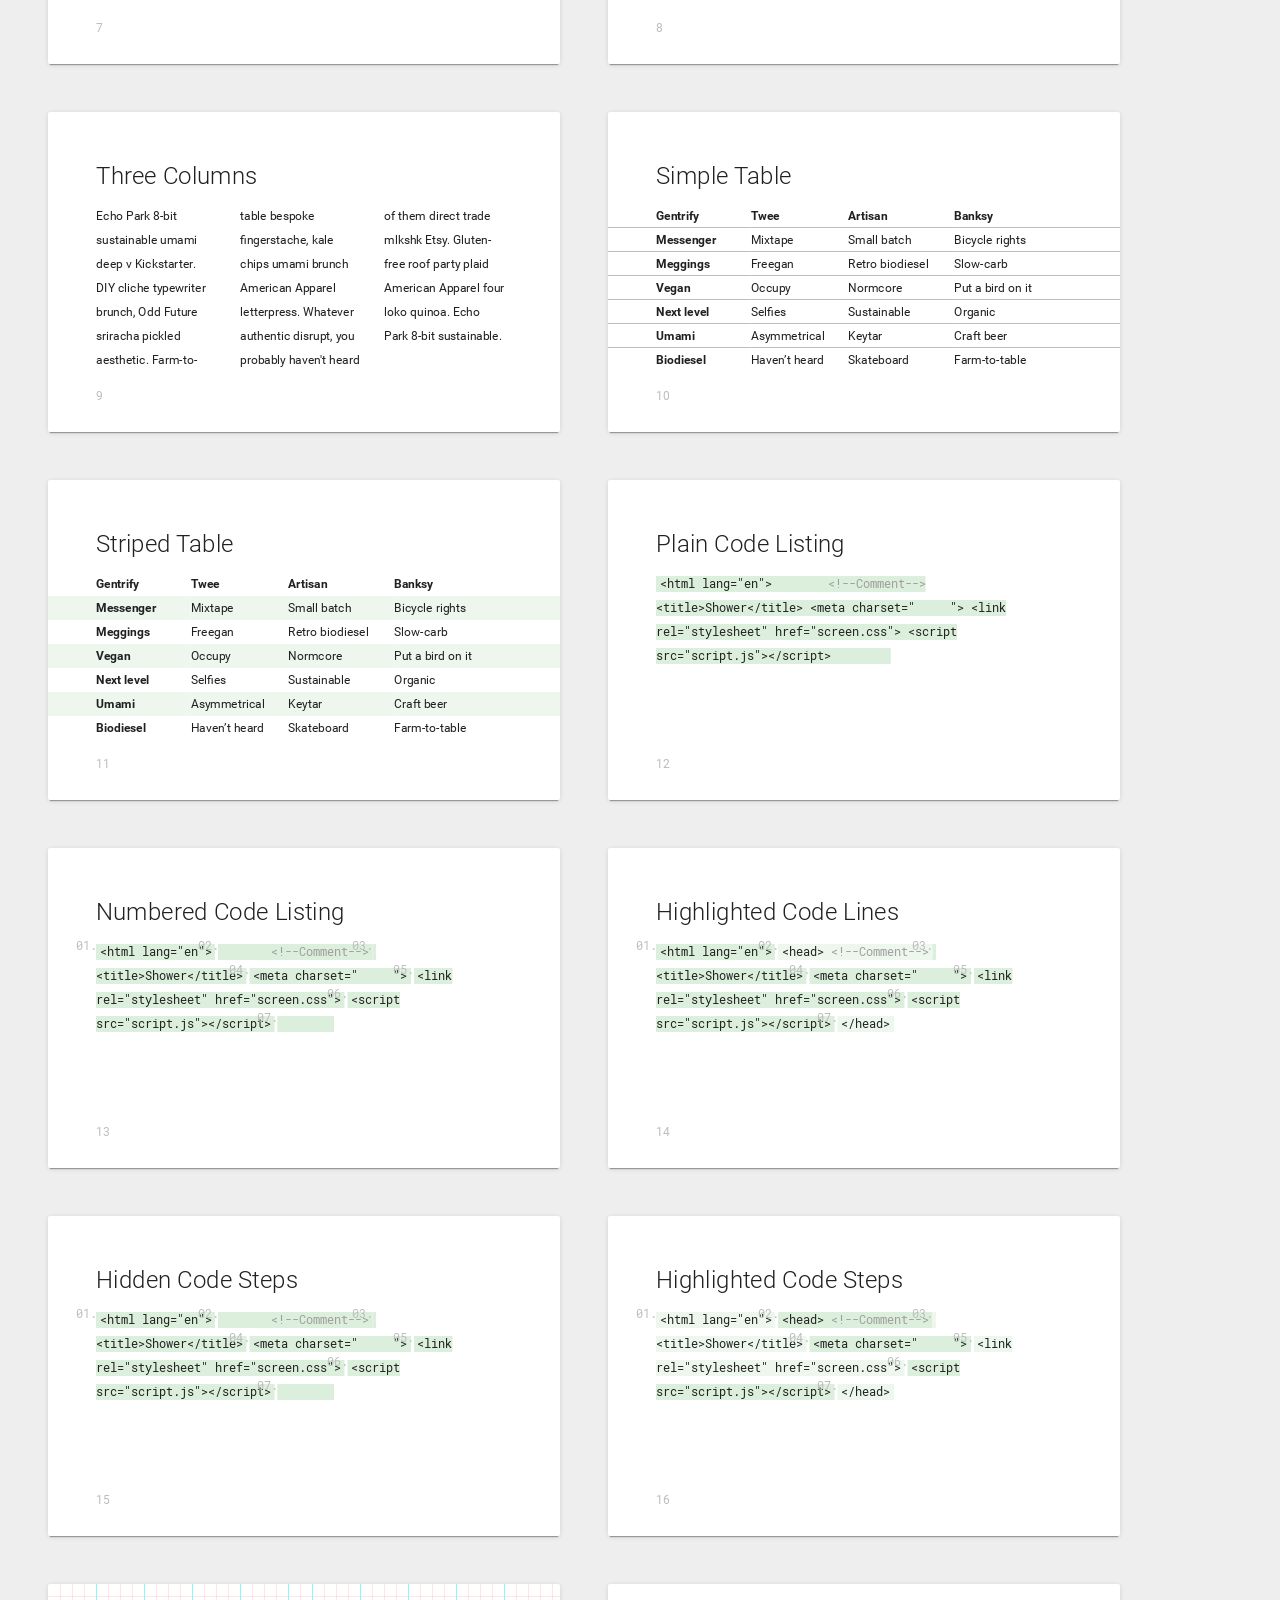
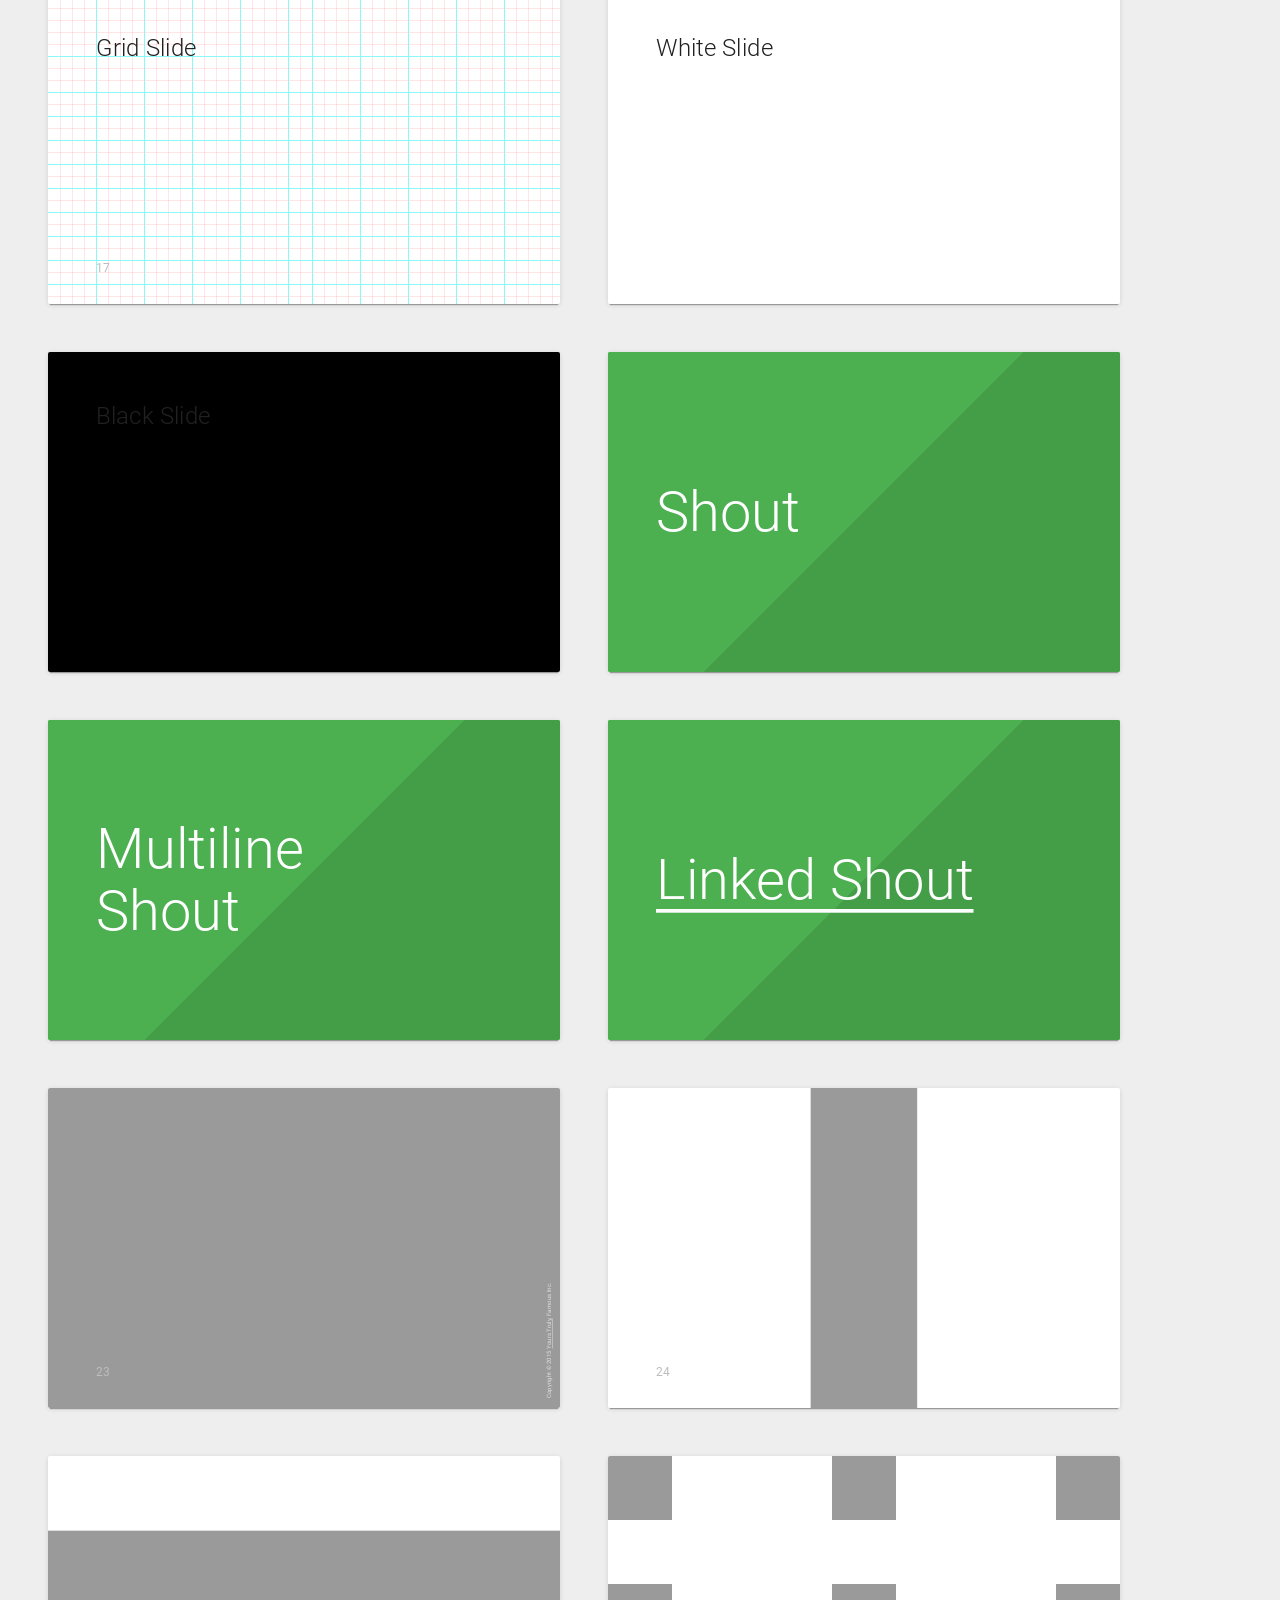
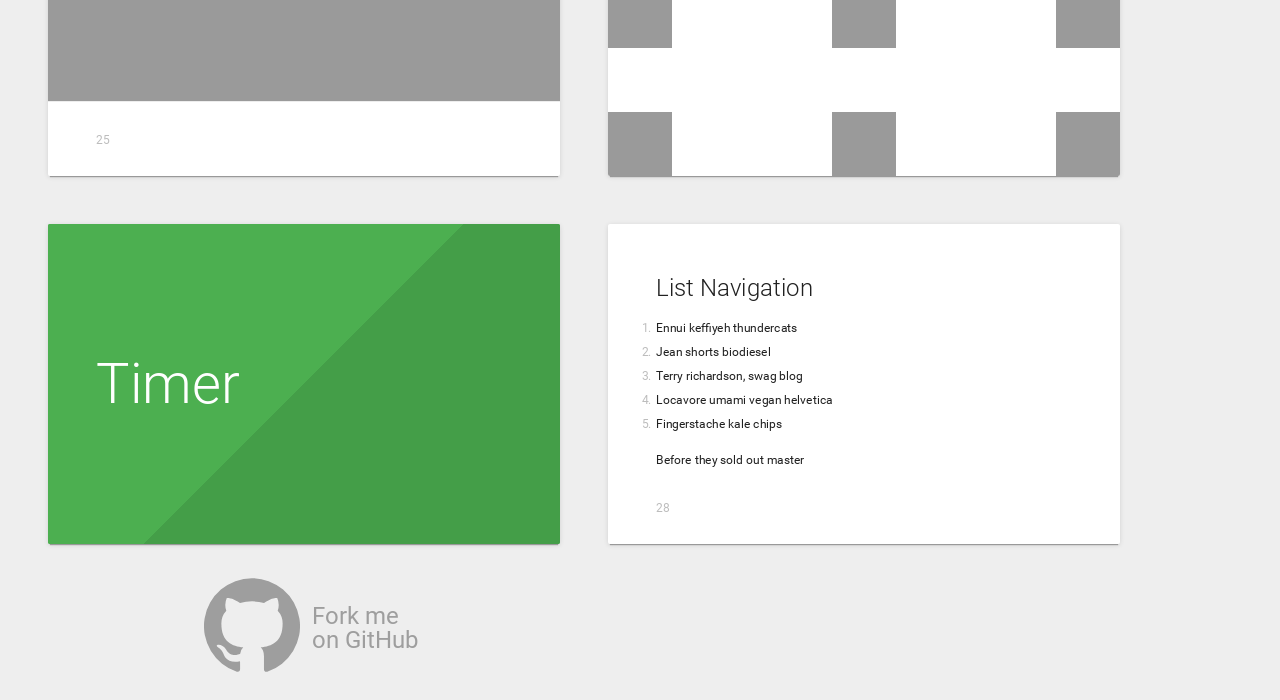
<file: intro-rust/shower/themes/material/index.html>
<!DOCTYPE html>
<html lang="en">
<head>
	<title>Material theme for Shower</title>
	<meta charset="utf-8">
	<meta http-equiv="x-ua-compatible" content="ie=edge">
	<meta name="viewport" content="width=device-width, initial-scale=1, maximum-scale=1">
	<link rel="stylesheet" href="styles/screen-16x10.css">
</head>
<body class="shower list">
	<header class="caption">
		<h1>Presentation Title</h1>
		<p><a href="">Yours Truly</a>, Famous Inc.</p>
	</header>
	<section class="slide">
		<h2>Slide Header</h2>
		<p>Echo Park 8-bit sustainable umami deep v Kickstarter. DIY cliche typewriter brunch, Odd Future sriracha pickled aesthetic. Farm-to-table bespoke fingerstache, kale chips umami brunch letterpress.</p>
		<p>Whatever authentic disrupt, you probably haven't heard of them direct trade mlkshk Etsy. Gluten-free roof party plaid four loko quinoa.</p>
		<p class="note">Echo Park 8-bit sustainable umami deep v Kickstarter.</p>
	</section>
	<section class="slide">
		<h2>Inline Elements</h2>
		<p>Retro meh brunch <a href="">aesthetic</a> Cosby sweater Shoreditch. Banksy Tumblr <strong>sriracha</strong>, flexitarian pug chia master cleanse vinyl <em>wayfarers</em> fanny pack bespoke Helvetica <b>roof</b> party. Messenger bag retro cred <i>Portland</i> next level. Yr stumptown Schlitz Carles deep v small batch. Hella sustainable messenger bag, <mark>leggings</mark> skateboard literally<sup>1</sup> bicycle rights H<sub>2</sub>0 mumblecore banh mi DIY VHS. Semiotics four loko street art asymmetrical. Asymmetrical <code>&lt;paleo&gt;</code> you probably haven’t heard of.</p>
		<footer class="footer">
			<p>Retro meh brunch <a href="">aesthetic</a> Cosby sweater Shoreditch. Banksy Tumblr <strong>sriracha</strong>, flexitarian pug chia master cleanse vinyl <em>wayfarers</em> fanny pack bespoke Helvetica <b>roof</b> party. Messenger bag retro cred <i>Portland</i> next level. Yr stumptown Schlitz Carles deep v small batch. Hella sustainable messenger bag, <mark>leggings</mark> skateboard literally<sup>1</sup> bicycle rights H<sub>2</sub>0 mumblecore banh mi DIY VHS. Semiotics four loko street art asymmetrical. Asymmetrical <code>&lt;paleo&gt;</code> you probably haven’t heard of.</p>
		</footer>
	</section>
	<section class="slide">
		<h2>Quotes</h2>
		<blockquote>
			<p>Flannel bicycle rights locavore selfies skateboard. Authentic fanny pack paleo four loko bespoke. Artisan tattooed chia XOXO ennui, lomo disrupt 8-bit art party Tumblr scenester.</p>
		</blockquote>
		<figure>
			<blockquote>
				<p>Post-ironic fashion axe flexitarian, Tonx narwhal messenger bag Tumblr. Portland gentrify deep v kale chips literally.</p>
			</blockquote>
			<figcaption>Yours Truly</figcaption>
		</figure>
	</section>
	<section class="slide">
		<h2>Nested Lists</h2>
		<ol>
			<li>Literally viral vegan, ugh drinking vinegar photo booth</li>
			<li>Wes Anderson chillwave Marfa pour-over Etsy banh mi</li>
			<li>Ethnic polaroid lo-fi iPhone ennui
				<ul>
					<li>Yr wayfarers before they sold out Kickstarter asymmetrical</li>
					<li>Irony flexitarian readymade quinoa, kogi bespoke meggings narwhal</li>
					<li>Skateboard Etsy twee artisan Echo Park</li>
				</ul>
			</li>
			<li>Tonx kitsch fingerstache readymade, retro single-origin coffee</li>
		</ol>
	</section>
	<section class="slide">
		<h2>Block Lists</h2>
		<ul>
			<li>Retro meh brunch aesthetic Cosby sweater Shoreditch. Banksy Tumblr sriracha, flexitarian pug chia master cleanse vinyl wayfarers fanny pack.</li>
			<li>Messenger bag retro cred Portland next level. Yr stumptown Schlitz Carles deep v small batch. Hella sustainable messenger bag.</li>
			<li>Leggings skateboard literally1 bicycle rights H20 mumblecore banh mi DIY VHS. Semiotics four loko street art asymmetrical. Asymmetrical paleo you probably haven’t heard of.</li>
		</ul>
	</section>
	<section class="slide">
		<h2>Latin and Cyrillic List Bullets</h2>
		<ul lang="en">
			<li>Occupy locavore blog, mustache you probably haven't heard of them</li>
			<li>Skateboard pork belly aesthetic hoodie selfies brunch</li>
			<li>Food truck gluten-free disrupt Portland</li>
		</ul>
		<ul lang="ru">
			<li>Helvetica narwhal drinking vinegar chillwave, post-ironic ennui</li>
			<li>Cray pug paleo retro, Echo Park narwhal Wes Anderson</li>
			<li>Disrupt Williamsburg fixie, shabby chic bicycle rights hashtag kogi</li>
		</ul>
	</section>
	<section class="slide">
		<h2>Custom List Bullets</h2>
		<ul>
			<li value="+">Helvetica narwhal drinking vinegar chillwave, post-ironic ennui</li>
			<li value="+">Cray pug paleo retro, Echo Park narwhal Wes Anderson</li>
			<li value="+">Disrupt Williamsburg fixie, shabby chic bicycle rights hashtag kogi</li>
		</ul>
		<ol>
			<li value="3">Occupy locavore blog, mustache you probably haven't heard of them</li>
			<li value="2">Skateboard pork belly aesthetic hoodie selfies brunch</li>
			<li value="1">Food truck gluten-free disrupt Portland</li>
		</ol>
	</section>
	<section class="slide">
		<h2>Two Columns</h2>
		<p class="double">Echo Park 8-bit sustainable umami deep v Kickstarter. DIY cliche typewriter brunch, Odd Future sriracha pickled aesthetic. Farm-to-table bespoke fingerstache, kale chips umami brunch American Apparel letterpress. Whatever authentic disrupt, you probably haven't heard of them direct trade mlkshk Etsy. Gluten-free roof party plaid American Apparel four loko quinoa. Echo Park 8-bit sustainable.</p>
	</section>
	<section class="slide">
		<h2>Three Columns</h2>
		<p class="triple">Echo Park 8-bit sustainable umami deep v Kickstarter. DIY cliche typewriter brunch, Odd Future sriracha pickled aesthetic. Farm-to-table bespoke fingerstache, kale chips umami brunch American Apparel letterpress. Whatever authentic disrupt, you probably haven't heard of them direct trade mlkshk Etsy. Gluten-free roof party plaid American Apparel four loko quinoa. Echo Park 8-bit sustainable.</p>
	</section>
	<section class="slide">
		<h2>Simple Table</h2>
		<table>
		<tr>
			<th scope="col">Gentrify</th>
			<th>Twee</th>
			<th>Artisan</th>
			<th>Banksy</th>
		</tr>
		<tr>
			<th scope="row">Messenger</th>
			<td>Mixtape</td>
			<td>Small batch</td>
			<td>Bicycle rights</td>
		</tr>
		<tr>
			<th scope="row">Meggings</th>
			<td>Freegan</td>
			<td>Retro biodiesel</td>
			<td>Slow-carb</td>
		</tr>
		<tr>
			<th scope="row">Vegan</th>
			<td>Occupy</td>
			<td>Normcore</td>
			<td>Put a bird on it</td>
		</tr>
		<tr>
			<th scope="row">Next level</th>
			<td>Selfies</td>
			<td>Sustainable</td>
			<td>Organic</td>
		</tr>
		<tr>
			<th scope="row">Umami</th>
			<td>Asymmetrical</td>
			<td>Keytar</td>
			<td>Craft beer</td>
		</tr>
		<tr>
			<th scope="row">Biodiesel</th>
			<td>Haven’t heard</td>
			<td>Skateboard</td>
			<td>Farm-to-table</td>
		</tr>
		</table>
	</section>
	<section class="slide">
		<h2>Striped Table</h2>
		<table class="striped">
		<tr>
			<th scope="col">Gentrify</th>
			<th>Twee</th>
			<th>Artisan</th>
			<th>Banksy</th>
		</tr>
		<tr>
			<th scope="row">Messenger</th>
			<td>Mixtape</td>
			<td>Small batch</td>
			<td>Bicycle rights</td>
		</tr>
		<tr>
			<th scope="row">Meggings</th>
			<td>Freegan</td>
			<td>Retro biodiesel</td>
			<td>Slow-carb</td>
		</tr>
		<tr>
			<th scope="row">Vegan</th>
			<td>Occupy</td>
			<td>Normcore</td>
			<td>Put a bird on it</td>
		</tr>
		<tr>
			<th scope="row">Next level</th>
			<td>Selfies</td>
			<td>Sustainable</td>
			<td>Organic</td>
		</tr>
		<tr>
			<th scope="row">Umami</th>
			<td>Asymmetrical</td>
			<td>Keytar</td>
			<td>Craft beer</td>
		</tr>
		<tr>
			<th scope="row">Biodiesel</th>
			<td>Haven’t heard</td>
			<td>Skateboard</td>
			<td>Farm-to-table</td>
		</tr>
		</table>
	</section>
	<section class="slide">
		<h2>Plain Code Listing</h2>
		<pre><code>&lt;html lang="en"&gt;
<mark>&lt;head&gt;</mark> <span class="comment">&lt;!--Comment--&gt;</span>
	&lt;title&gt;Shower&lt;/title&gt;
	&lt;meta charset="<mark class="important">UTF-8</mark>"&gt;
	&lt;link rel="stylesheet" href="screen.css"&gt;
	&lt;script src="script.js"&gt;&lt;/script&gt;
<mark>&lt;/head&gt;</mark></code></pre>
	</section>
	<section class="slide">
		<h2>Numbered Code Listing</h2>
		<pre>
			<code>&lt;html lang="en"&gt;</code>
			<code><mark>&lt;head&gt;</mark> <span class="comment">&lt;!--Comment--&gt;</span></code>
			<code>	&lt;title&gt;Shower&lt;/title&gt;</code>
			<code>	&lt;meta charset="<mark class="important">UTF-8</mark>"&gt;</code>
			<code>	&lt;link rel="stylesheet" href="screen.css"&gt;</code>
			<code>	&lt;script src="script.js"&gt;&lt;/script&gt;</code>
			<code><mark>&lt;/head&gt;</mark></code>
		</pre>
	</section>
	<section class="slide">
		<h2>Highlighted Code Lines</h2>
		<pre>
			<code>&lt;html lang="en"&gt;</code>
			<code class="mark">&lt;head&gt; <span class="comment">&lt;!--Comment--&gt;</span></code>
			<code>	&lt;title&gt;Shower&lt;/title&gt;</code>
			<code>	&lt;meta charset="<mark class="important">UTF-8</mark>"&gt;</code>
			<code>	&lt;link rel="stylesheet" href="screen.css"&gt;</code>
			<code>	&lt;script src="script.js"&gt;&lt;/script&gt;</code>
			<code class="mark">&lt;/head&gt;</code>
		</pre>
	</section>
	<section class="slide">
		<h2>Hidden Code Steps</h2>
		<pre>
			<code class="next">&lt;html lang="en"&gt;</code>
			<code class="next"><mark>&lt;head&gt;</mark> <span class="comment">&lt;!--Comment--&gt;</span></code>
			<code class="next">	&lt;title&gt;Shower&lt;/title&gt;</code>
			<code class="next">	&lt;meta charset="<mark class="important">UTF-8</mark>"&gt;</code>
			<code class="next">	&lt;link rel="stylesheet" href="screen.css"&gt;</code>
			<code class="next">	&lt;script src="script.js"&gt;&lt;/script&gt;</code>
			<code class="next"><mark>&lt;/head&gt;</mark></code>
		</pre>
	</section>
	<section class="slide">
		<h2>Highlighted Code Steps</h2>
		<pre>
			<code class="mark next">&lt;html lang="en"&gt;</code>
			<code>&lt;head&gt; <span class="comment">&lt;!--Comment--&gt;</span></code>
			<code class="mark next">	&lt;title&gt;Shower&lt;/title&gt;</code>
			<code>	&lt;meta charset="<mark class="important">UTF-8</mark>"&gt;</code>
			<code class="mark next">	&lt;link rel="stylesheet" href="screen.css"&gt;</code>
			<code>	&lt;script src="script.js"&gt;&lt;/script&gt;</code>
			<code class="mark next">&lt;/head&gt;</code>
		</pre>
	</section>
	<section class="slide grid">
		<h2>Grid Slide</h2>
	</section>
	<section class="slide white">
		<h2>White Slide</h2>
	</section>
	<section class="slide black">
		<h2>Black Slide</h2>
	</section>
	<section class="slide">
		<h2 class="shout">Shout</h2>
	</section>
	<section class="slide">
		<h2 class="shout">Multiline<br>Shout</h2>
	</section>
	<section class="slide">
		<h2 class="shout"><a href="">Linked Shout</a></h2>
	</section>
	<section class="slide">
		<figure>
			<img class="cover" src="pictures/exact.png" alt="">
			<figcaption class="white">Copyright © 2015 <a href="">Yours Truly</a>, Famous Inc.</figcaption>
		</figure>
	</section>
	<section class="slide">
		<img class="cover" src="pictures/tall.png" alt="">
	</section>
	<section class="slide">
		<img class="cover" src="pictures/wide.png" alt="">
	</section>
	<section class="slide white">
		<img class="place top left" src="pictures/square.png" alt="">
		<img class="place top" src="pictures/square.png" alt="">
		<img class="place top right" src="pictures/square.png" alt="">
		<img class="place left" src="pictures/square.png" alt="">
		<img class="place" src="pictures/square.png" alt="">
		<img class="place right" src="pictures/square.png" alt="">
		<img class="place bottom left" src="pictures/square.png" alt="">
		<img class="place bottom" src="pictures/square.png" alt="">
		<img class="place bottom right" src="pictures/square.png" alt="">
	</section>
	<section class="slide" data-timing="00:03">
		<h2 class="shout">Timer</h2>
	</section>
	<section class="slide">
		<h2>List Navigation</h2>
		<ol>
			<li>Ennui keffiyeh thundercats</li>
			<li class="next">Jean shorts biodiesel</li>
			<li class="next">Terry richardson, swag blog</li>
			<li class="next">Locavore umami vegan helvetica</li>
			<li class="next">Fingerstache kale chips</li>
		</ol>
		<p class="next">Before they sold out master</p>
	</section>
	<div class="progress"></div>
	<footer class="badge">
		<a href="https://github.com/shower/shower">
			<svg viewBox="0 0 81 79" aria-hidden="true">
				<path d="M40.5 0a40.5 40.5 0 0 0-12.8 78.93c2 .37 2.76-.88 2.76-2s0-3.51-.05-6.89c-11.27 2.45-13.64-5.43-13.64-5.43-1.84-4.68-4.5-5.92-4.5-5.92-3.68-2.51.28-2.46.28-2.46 4.06.29 6.2 4.17 6.2 4.17 3.61 6.19 9.48 4.4 11.79 3.37a8.65 8.65 0 0 1 2.57-5.41c-9-1-18.45-4.5-18.45-20a15.65 15.65 0 0 1 4.17-10.87 14.57 14.57 0 0 1 .4-10.72s3.4-1.09 11.14 4.15a38.39 38.39 0 0 1 20.28 0c7.73-5.24 11.13-4.15 11.13-4.15a14.55 14.55 0 0 1 .4 10.72 15.63 15.63 0 0 1 4.16 10.87c0 15.56-9.47 19-18.49 20 1.45 1.25 2.75 3.72 2.75 7.5v11.11c0 1.08.73 2.34 2.78 1.95A40.51 40.51 0 0 0 40.5 0z"/>
			</svg>
			Fork me<br>on GitHub
		</a>
	</footer>
	<script src="../../shower.min.js"></script>
	<!-- Copyright © 2016 Yours Truly, Famous Inc. -->
</body>
</html>
</file>
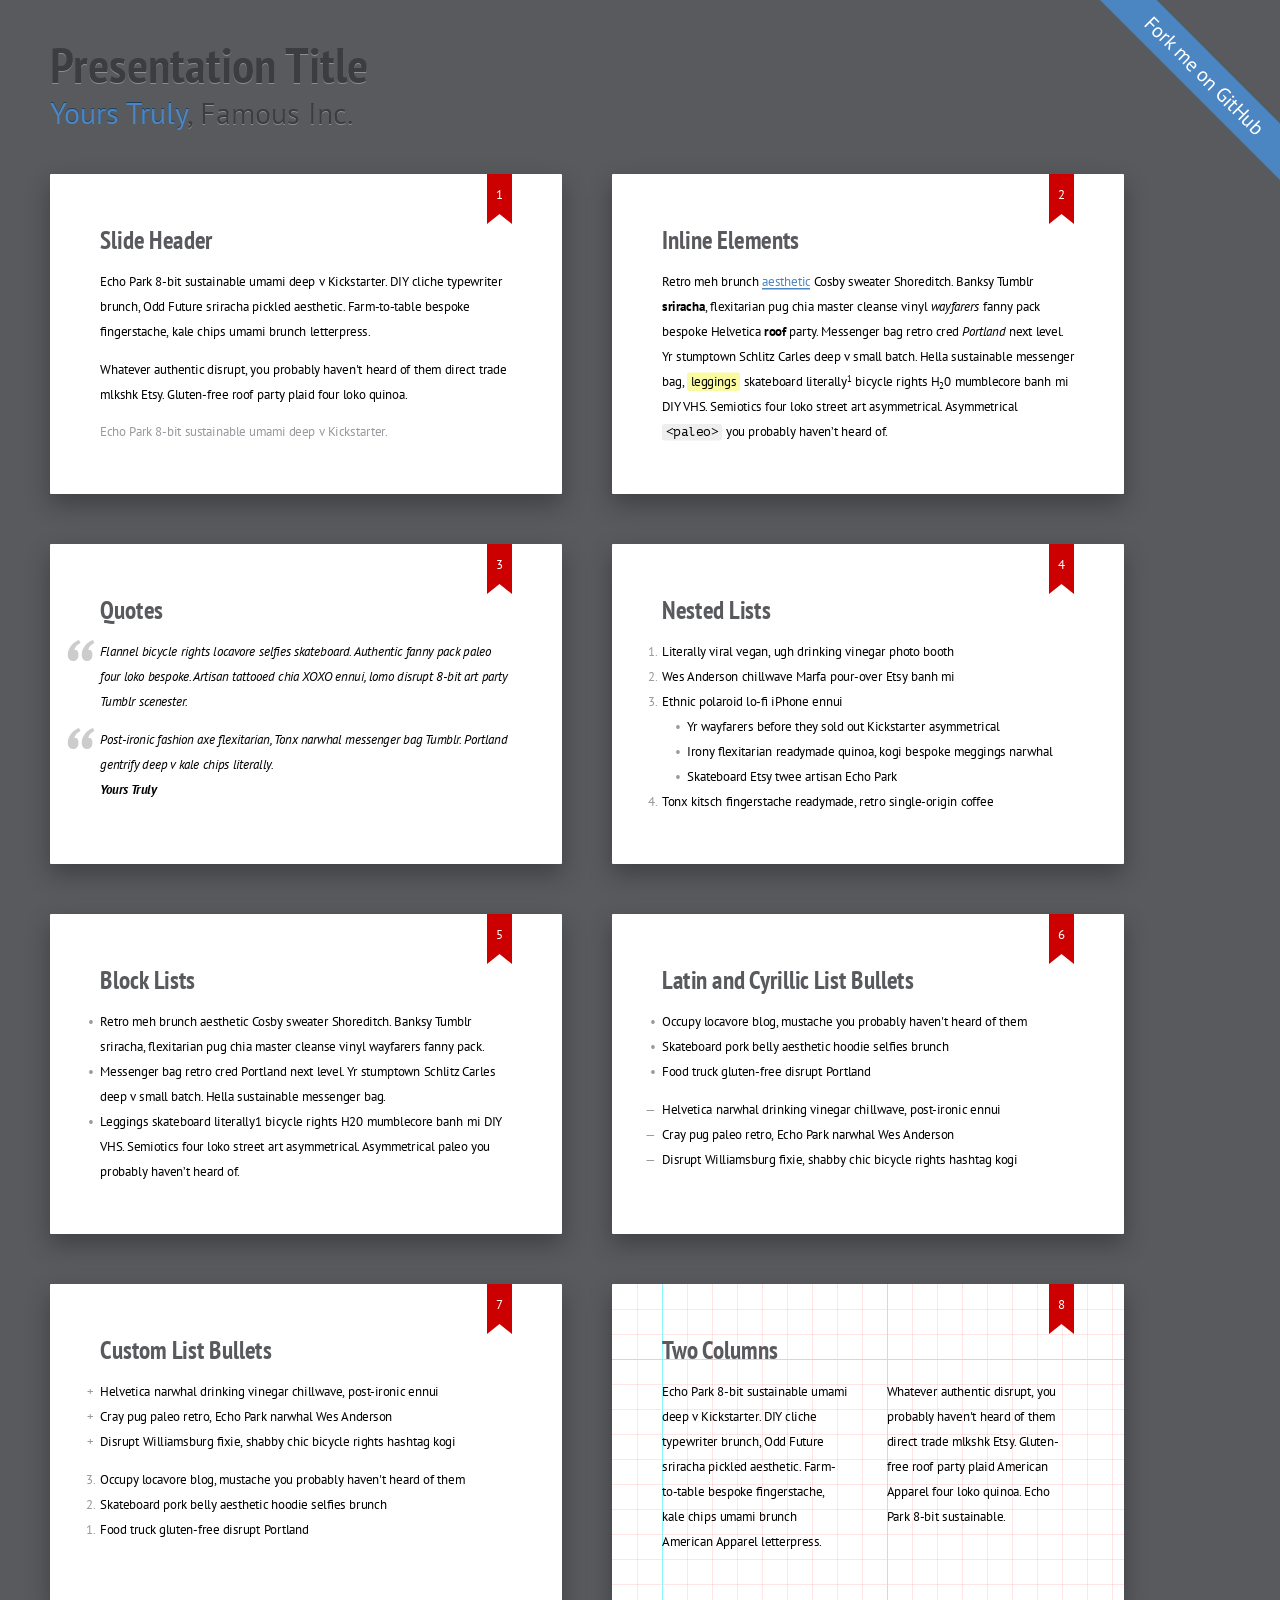
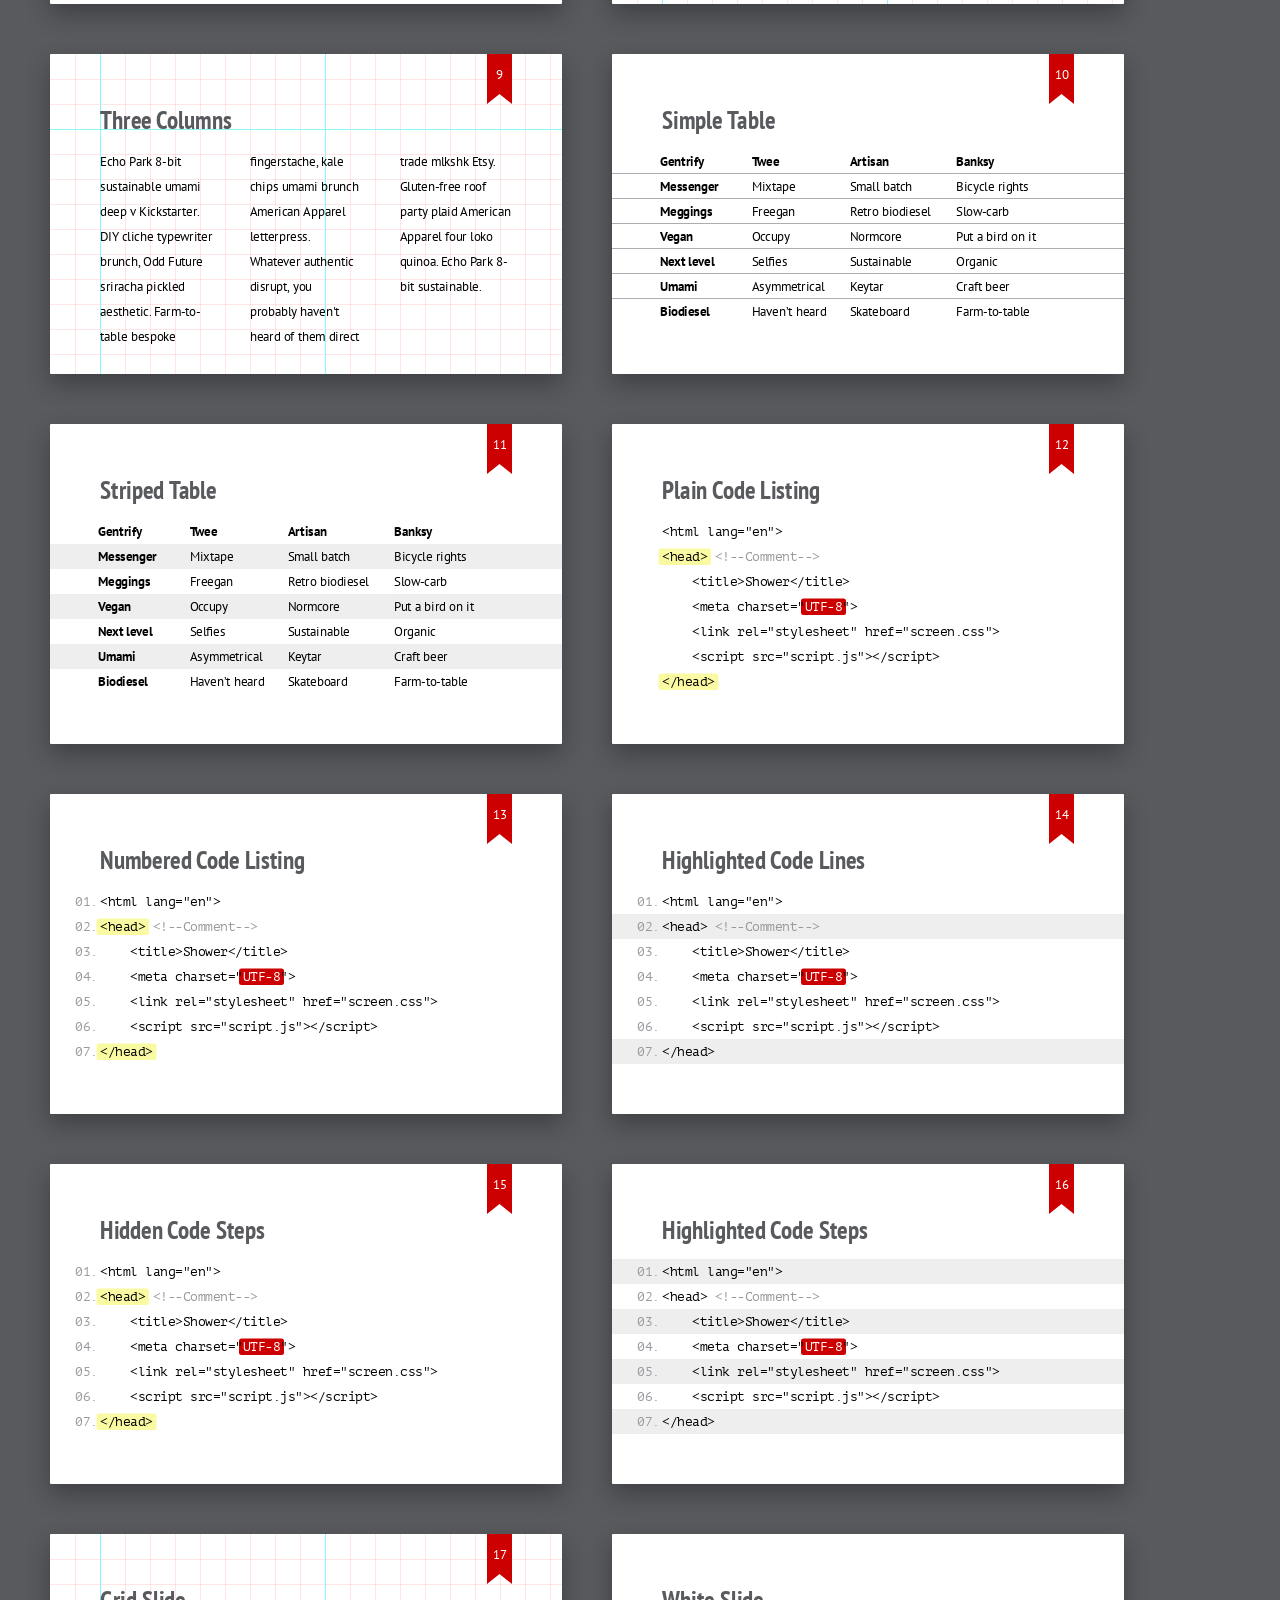
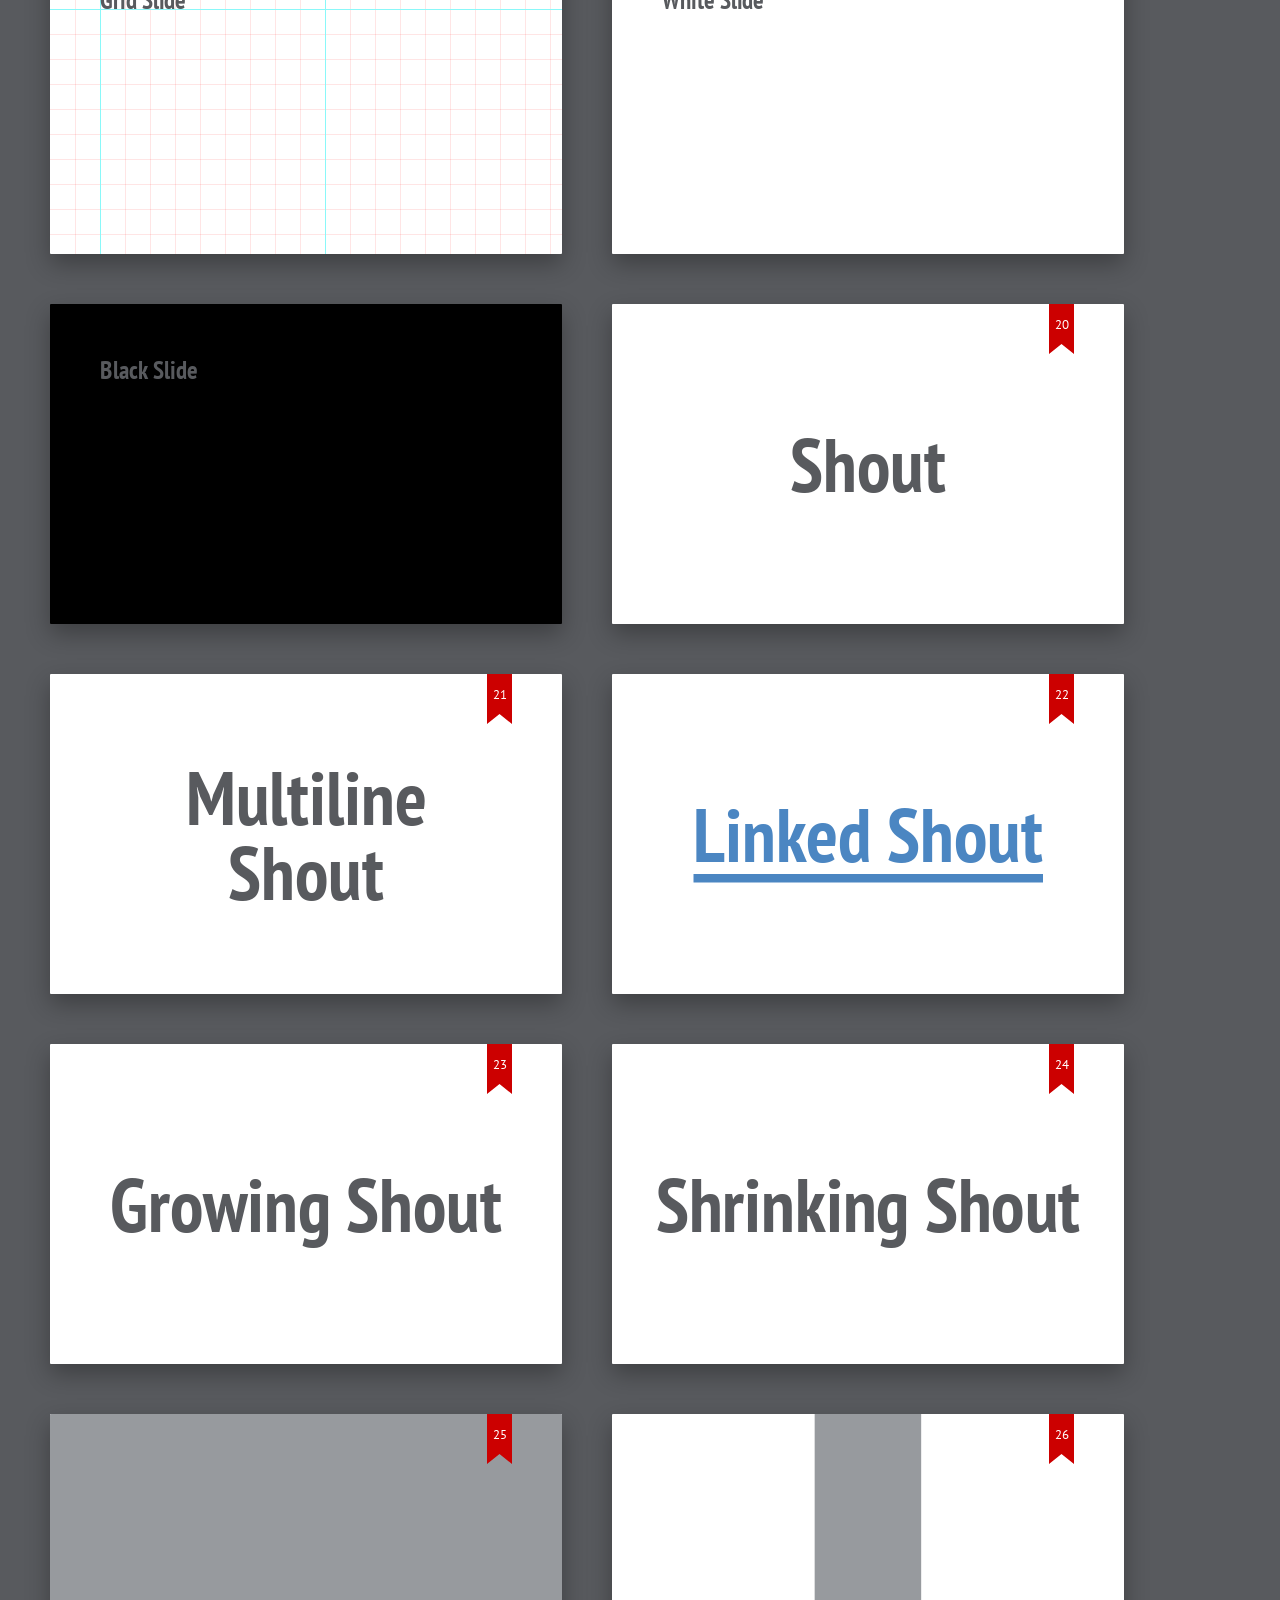
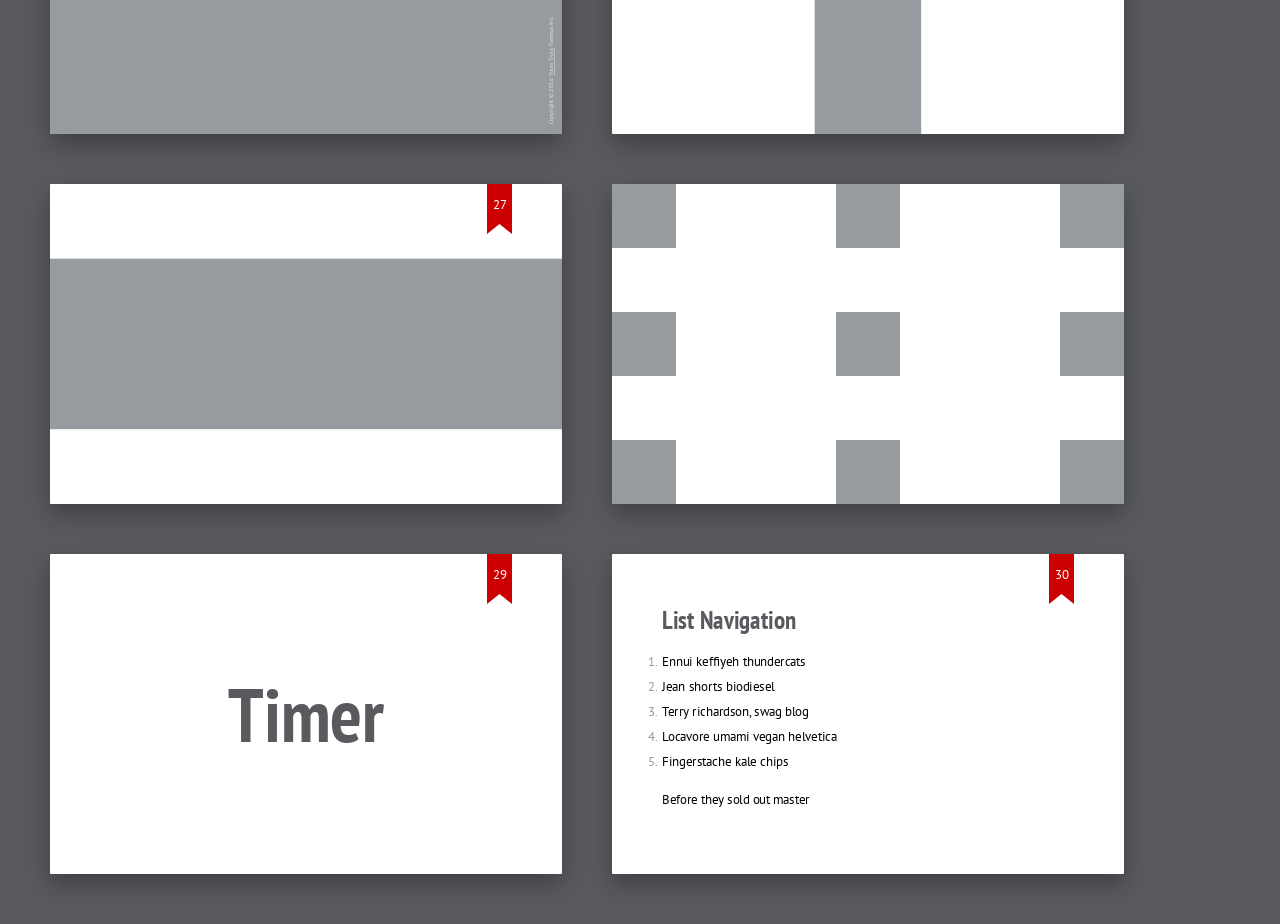
<file: intro-rust/shower/themes/ribbon/index.html>
<!DOCTYPE html>
<html lang="en">
<head>
	<title>Ribbon theme for Shower</title>
	<meta charset="utf-8">
	<meta http-equiv="x-ua-compatible" content="ie=edge">
	<meta name="viewport" content="width=device-width, initial-scale=1, maximum-scale=1">
	<link rel="stylesheet" href="styles/screen-16x10.css">
</head>
<body class="shower list">
	<header class="caption">
		<h1>Presentation Title</h1>
		<p><a href="">Yours Truly</a>, Famous Inc.</p>
	</header>
	<section class="slide">
		<h2>Slide Header</h2>
		<p>Echo Park 8-bit sustainable umami deep v Kickstarter. DIY cliche typewriter brunch, Odd Future sriracha pickled aesthetic. Farm-to-table bespoke fingerstache, kale chips umami brunch letterpress.</p>
		<p>Whatever authentic disrupt, you probably haven't heard of them direct trade mlkshk Etsy. Gluten-free roof party plaid four loko quinoa.</p>
		<p class="note">Echo Park 8-bit sustainable umami deep v Kickstarter.</p>
	</section>
	<section class="slide">
		<h2>Inline Elements</h2>
		<p>Retro meh brunch <a href="">aesthetic</a> Cosby sweater Shoreditch. Banksy Tumblr <strong>sriracha</strong>, flexitarian pug chia master cleanse vinyl <em>wayfarers</em> fanny pack bespoke Helvetica <b>roof</b> party. Messenger bag retro cred <i>Portland</i> next level. Yr stumptown Schlitz Carles deep v small batch. Hella sustainable messenger bag, <mark>leggings</mark> skateboard literally<sup>1</sup> bicycle rights H<sub>2</sub>0 mumblecore banh mi DIY VHS. Semiotics four loko street art asymmetrical. Asymmetrical <code>&lt;paleo&gt;</code> you probably haven’t heard of.</p>
		<footer class="footer">
			<p>Retro meh brunch <a href="">aesthetic</a> Cosby sweater Shoreditch. Banksy Tumblr <strong>sriracha</strong>, flexitarian pug chia master cleanse vinyl <em>wayfarers</em> fanny pack bespoke Helvetica <b>roof</b> party. Messenger bag retro cred <i>Portland</i> next level. Yr stumptown Schlitz Carles deep v small batch. Hella sustainable messenger bag, <mark>leggings</mark> skateboard literally<sup>1</sup> bicycle rights H<sub>2</sub>0 mumblecore banh mi DIY VHS. Semiotics four loko street art asymmetrical. Asymmetrical <code>&lt;paleo&gt;</code> you probably haven’t heard of.</p>
		</footer>
	</section>
	<section class="slide">
		<h2>Quotes</h2>
		<blockquote>
			<p>Flannel bicycle rights locavore selfies skateboard. Authentic fanny pack paleo four loko bespoke. Artisan tattooed chia XOXO ennui, lomo disrupt 8-bit art party Tumblr scenester.</p>
		</blockquote>
		<figure>
			<blockquote>
				<p>Post-ironic fashion axe flexitarian, Tonx narwhal messenger bag Tumblr. Portland gentrify deep v kale chips literally.</p>
			</blockquote>
			<figcaption>Yours Truly</figcaption>
		</figure>
	</section>
	<section class="slide">
		<h2>Nested Lists</h2>
		<ol>
			<li>Literally viral vegan, ugh drinking vinegar photo booth</li>
			<li>Wes Anderson chillwave Marfa pour-over Etsy banh mi</li>
			<li>Ethnic polaroid lo-fi iPhone ennui
				<ul>
					<li>Yr wayfarers before they sold out Kickstarter asymmetrical</li>
					<li>Irony flexitarian readymade quinoa, kogi bespoke meggings narwhal</li>
					<li>Skateboard Etsy twee artisan Echo Park</li>
				</ul>
			</li>
			<li>Tonx kitsch fingerstache readymade, retro single-origin coffee</li>
		</ol>
	</section>
	<section class="slide">
		<h2>Block Lists</h2>
		<ul>
			<li>Retro meh brunch aesthetic Cosby sweater Shoreditch. Banksy Tumblr sriracha, flexitarian pug chia master cleanse vinyl wayfarers fanny pack.</li>
			<li>Messenger bag retro cred Portland next level. Yr stumptown Schlitz Carles deep v small batch. Hella sustainable messenger bag.</li>
			<li>Leggings skateboard literally1 bicycle rights H20 mumblecore banh mi DIY VHS. Semiotics four loko street art asymmetrical. Asymmetrical paleo you probably haven’t heard of.</li>
		</ul>
	</section>
	<section class="slide">
		<h2>Latin and Cyrillic List Bullets</h2>
		<ul lang="en">
			<li>Occupy locavore blog, mustache you probably haven't heard of them</li>
			<li>Skateboard pork belly aesthetic hoodie selfies brunch</li>
			<li>Food truck gluten-free disrupt Portland</li>
		</ul>
		<ul lang="ru">
			<li>Helvetica narwhal drinking vinegar chillwave, post-ironic ennui</li>
			<li>Cray pug paleo retro, Echo Park narwhal Wes Anderson</li>
			<li>Disrupt Williamsburg fixie, shabby chic bicycle rights hashtag kogi</li>
		</ul>
	</section>
	<section class="slide">
		<h2>Custom List Bullets</h2>
		<ul>
			<li value="+">Helvetica narwhal drinking vinegar chillwave, post-ironic ennui</li>
			<li value="+">Cray pug paleo retro, Echo Park narwhal Wes Anderson</li>
			<li value="+">Disrupt Williamsburg fixie, shabby chic bicycle rights hashtag kogi</li>
		</ul>
		<ol>
			<li value="3">Occupy locavore blog, mustache you probably haven't heard of them</li>
			<li value="2">Skateboard pork belly aesthetic hoodie selfies brunch</li>
			<li value="1">Food truck gluten-free disrupt Portland</li>
		</ol>
	</section>
	<section class="slide grid">
		<h2>Two Columns</h2>
		<p class="double">Echo Park 8-bit sustainable umami deep v Kickstarter. DIY cliche typewriter brunch, Odd Future sriracha pickled aesthetic. Farm-to-table bespoke fingerstache, kale chips umami brunch American Apparel letterpress. Whatever authentic disrupt, you probably haven't heard of them direct trade mlkshk Etsy. Gluten-free roof party plaid American Apparel four loko quinoa. Echo Park 8-bit sustainable.</p>
	</section>
	<section class="slide grid">
		<h2>Three Columns</h2>
		<p class="triple">Echo Park 8-bit sustainable umami deep v Kickstarter. DIY cliche typewriter brunch, Odd Future sriracha pickled aesthetic. Farm-to-table bespoke fingerstache, kale chips umami brunch American Apparel letterpress. Whatever authentic disrupt, you probably haven't heard of them direct trade mlkshk Etsy. Gluten-free roof party plaid American Apparel four loko quinoa. Echo Park 8-bit sustainable.</p>
	</section>
	<section class="slide">
		<h2>Simple Table</h2>
		<table>
		<tr>
			<th scope="col">Gentrify</th>
			<th>Twee</th>
			<th>Artisan</th>
			<th>Banksy</th>
		</tr>
		<tr>
			<th scope="row">Messenger</th>
			<td>Mixtape</td>
			<td>Small batch</td>
			<td>Bicycle rights</td>
		</tr>
		<tr>
			<th scope="row">Meggings</th>
			<td>Freegan</td>
			<td>Retro biodiesel</td>
			<td>Slow-carb</td>
		</tr>
		<tr>
			<th scope="row">Vegan</th>
			<td>Occupy</td>
			<td>Normcore</td>
			<td>Put a bird on it</td>
		</tr>
		<tr>
			<th scope="row">Next level</th>
			<td>Selfies</td>
			<td>Sustainable</td>
			<td>Organic</td>
		</tr>
		<tr>
			<th scope="row">Umami</th>
			<td>Asymmetrical</td>
			<td>Keytar</td>
			<td>Craft beer</td>
		</tr>
		<tr>
			<th scope="row">Biodiesel</th>
			<td>Haven’t heard</td>
			<td>Skateboard</td>
			<td>Farm-to-table</td>
		</tr>
		</table>
	</section>
	<section class="slide">
		<h2>Striped Table</h2>
		<table class="striped">
		<tr>
			<th scope="col">Gentrify</th>
			<th>Twee</th>
			<th>Artisan</th>
			<th>Banksy</th>
		</tr>
		<tr>
			<th scope="row">Messenger</th>
			<td>Mixtape</td>
			<td>Small batch</td>
			<td>Bicycle rights</td>
		</tr>
		<tr>
			<th scope="row">Meggings</th>
			<td>Freegan</td>
			<td>Retro biodiesel</td>
			<td>Slow-carb</td>
		</tr>
		<tr>
			<th scope="row">Vegan</th>
			<td>Occupy</td>
			<td>Normcore</td>
			<td>Put a bird on it</td>
		</tr>
		<tr>
			<th scope="row">Next level</th>
			<td>Selfies</td>
			<td>Sustainable</td>
			<td>Organic</td>
		</tr>
		<tr>
			<th scope="row">Umami</th>
			<td>Asymmetrical</td>
			<td>Keytar</td>
			<td>Craft beer</td>
		</tr>
		<tr>
			<th scope="row">Biodiesel</th>
			<td>Haven’t heard</td>
			<td>Skateboard</td>
			<td>Farm-to-table</td>
		</tr>
		</table>
	</section>
	<section class="slide">
		<h2>Plain Code Listing</h2>
		<pre><code>&lt;html lang="en"&gt;
<mark>&lt;head&gt;</mark> <span class="comment">&lt;!--Comment--&gt;</span>
	&lt;title&gt;Shower&lt;/title&gt;
	&lt;meta charset="<mark class="important">UTF-8</mark>"&gt;
	&lt;link rel="stylesheet" href="screen.css"&gt;
	&lt;script src="script.js"&gt;&lt;/script&gt;
<mark>&lt;/head&gt;</mark></code></pre>
	</section>
	<section class="slide">
		<h2>Numbered Code Listing</h2>
		<pre>
			<code>&lt;html lang="en"&gt;</code>
			<code><mark>&lt;head&gt;</mark> <span class="comment">&lt;!--Comment--&gt;</span></code>
			<code>	&lt;title&gt;Shower&lt;/title&gt;</code>
			<code>	&lt;meta charset="<mark class="important">UTF-8</mark>"&gt;</code>
			<code>	&lt;link rel="stylesheet" href="screen.css"&gt;</code>
			<code>	&lt;script src="script.js"&gt;&lt;/script&gt;</code>
			<code><mark>&lt;/head&gt;</mark></code>
		</pre>
	</section>
	<section class="slide">
		<h2>Highlighted Code Lines</h2>
		<pre>
			<code>&lt;html lang="en"&gt;</code>
			<code class="mark">&lt;head&gt; <span class="comment">&lt;!--Comment--&gt;</span></code>
			<code>	&lt;title&gt;Shower&lt;/title&gt;</code>
			<code>	&lt;meta charset="<mark class="important">UTF-8</mark>"&gt;</code>
			<code>	&lt;link rel="stylesheet" href="screen.css"&gt;</code>
			<code>	&lt;script src="script.js"&gt;&lt;/script&gt;</code>
			<code class="mark">&lt;/head&gt;</code>
		</pre>
	</section>
	<section class="slide">
		<h2>Hidden Code Steps</h2>
		<pre>
			<code class="next">&lt;html lang="en"&gt;</code>
			<code class="next"><mark>&lt;head&gt;</mark> <span class="comment">&lt;!--Comment--&gt;</span></code>
			<code class="next">	&lt;title&gt;Shower&lt;/title&gt;</code>
			<code class="next">	&lt;meta charset="<mark class="important">UTF-8</mark>"&gt;</code>
			<code class="next">	&lt;link rel="stylesheet" href="screen.css"&gt;</code>
			<code class="next">	&lt;script src="script.js"&gt;&lt;/script&gt;</code>
			<code class="next"><mark>&lt;/head&gt;</mark></code>
		</pre>
	</section>
	<section class="slide">
		<h2>Highlighted Code Steps</h2>
		<pre>
			<code class="mark next">&lt;html lang="en"&gt;</code>
			<code>&lt;head&gt; <span class="comment">&lt;!--Comment--&gt;</span></code>
			<code class="mark next">	&lt;title&gt;Shower&lt;/title&gt;</code>
			<code>	&lt;meta charset="<mark class="important">UTF-8</mark>"&gt;</code>
			<code class="mark next">	&lt;link rel="stylesheet" href="screen.css"&gt;</code>
			<code>	&lt;script src="script.js"&gt;&lt;/script&gt;</code>
			<code class="mark next">&lt;/head&gt;</code>
		</pre>
	</section>
	<section class="slide grid">
		<h2>Grid Slide</h2>
	</section>
	<section class="slide white">
		<h2>White Slide</h2>
	</section>
	<section class="slide black">
		<h2>Black Slide</h2>
	</section>
	<section class="slide">
		<h2 class="shout">Shout</h2>
	</section>
	<section class="slide">
		<h2 class="shout">Multiline<br>Shout</h2>
	</section>
	<section class="slide">
		<h2 class="shout"><a href="">Linked Shout</a></h2>
	</section>
	<section class="slide">
		<h2 class="shout grow">Growing Shout</h2>
	</section>
	<section class="slide">
		<h2 class="shout shrink">Shrinking Shout</h2>
	</section>
	<section class="slide">
		<figure>
			<img class="cover" src="pictures/exact.png" alt="">
			<figcaption class="white">Copyright © 2016 <a href="">Yours Truly</a>, Famous Inc.</figcaption>
		</figure>
	</section>
	<section class="slide">
		<img class="cover" src="pictures/tall.png" alt="">
	</section>
	<section class="slide">
		<img class="cover" src="pictures/wide.png" alt="">
	</section>
	<section class="slide white">
		<img class="place top left" src="pictures/square.png" alt="">
		<img class="place top" src="pictures/square.png" alt="">
		<img class="place top right" src="pictures/square.png" alt="">
		<img class="place left" src="pictures/square.png" alt="">
		<img class="place" src="pictures/square.png" alt="">
		<img class="place right" src="pictures/square.png" alt="">
		<img class="place bottom left" src="pictures/square.png" alt="">
		<img class="place bottom" src="pictures/square.png" alt="">
		<img class="place bottom right" src="pictures/square.png" alt="">
	</section>
	<section class="slide" data-timing="00:03">
		<h2 class="shout">Timer</h2>
	</section>
	<section class="slide">
		<h2>List Navigation</h2>
		<ol>
			<li>Ennui keffiyeh thundercats</li>
			<li class="next">Jean shorts biodiesel</li>
			<li class="next">Terry richardson, swag blog</li>
			<li class="next">Locavore umami vegan helvetica</li>
			<li class="next">Fingerstache kale chips</li>
		</ol>
		<p class="next">Before they sold out master</p>
	</section>
	<div class="progress"></div>
	<footer class="badge">
		<a href="https://github.com/shower/shower">Fork me on GitHub</a>
	</footer>
	<script src="../../shower.min.js"></script>
	<!-- Copyright © 2016 Yours Truly, Famous Inc. -->
</body>
</html>
</file>
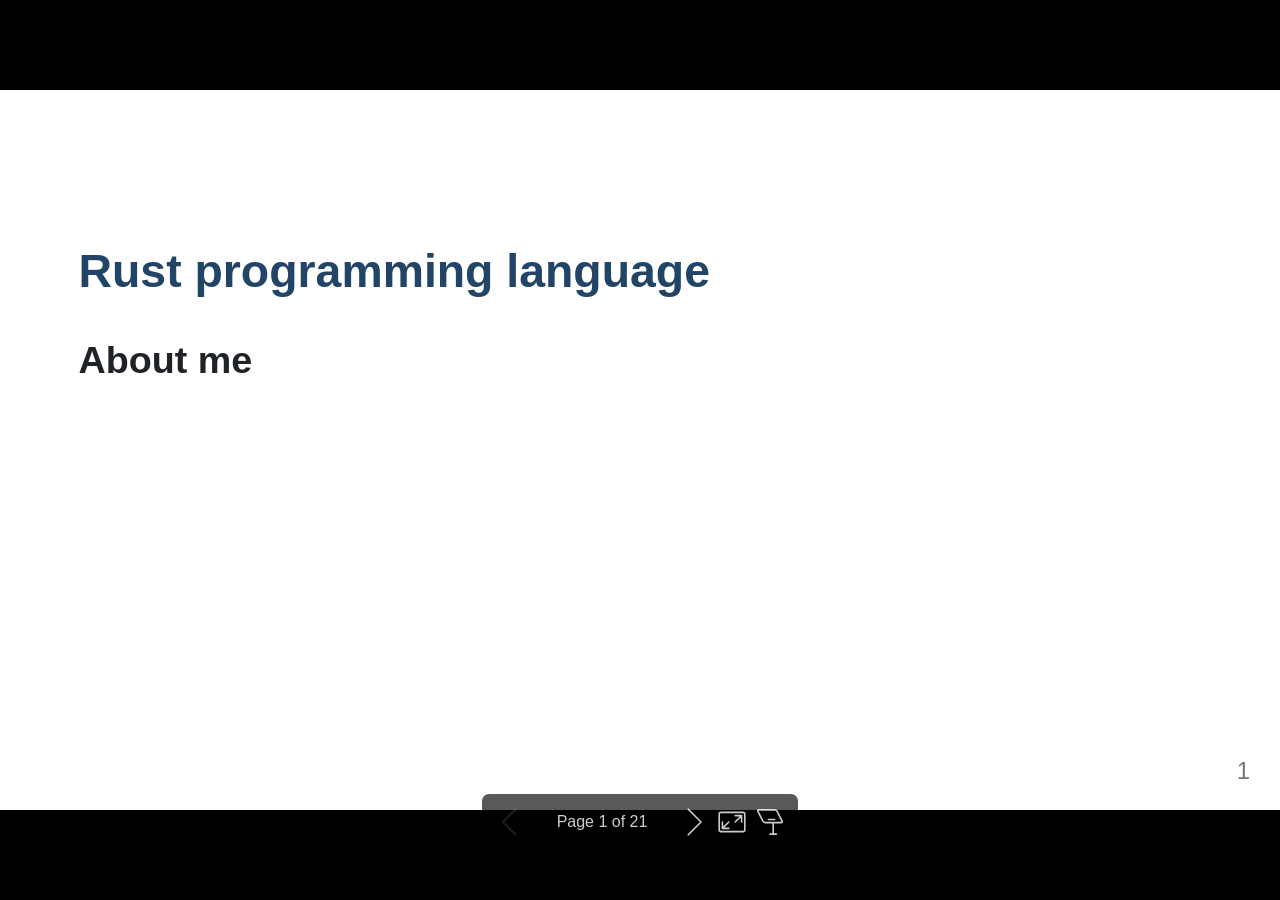
<file: intro-rust-2026/README.html>
<!DOCTYPE html><html lang="es-ES"><head><title>Rust programming language</title><meta property="og:title" content="Rust programming language"><meta charset="UTF-8"><meta name="viewport" content="width=device-width,height=device-height,initial-scale=1.0"><meta name="apple-mobile-web-app-capable" content="yes"><meta http-equiv="X-UA-Compatible" content="ie=edge"><meta property="og:type" content="website"><meta name="twitter:card" content="summary"><style>@media screen{body[data-bespoke-view=""] .bespoke-marp-parent>.bespoke-marp-osc>button,body[data-bespoke-view=next] .bespoke-marp-parent>.bespoke-marp-osc>button,body[data-bespoke-view=presenter] .bespoke-marp-presenter-container .bespoke-marp-presenter-info-container button,body[data-bespoke-view=presenter] .bespoke-marp-presenter-container .bespoke-marp-presenter-note-container button{appearance:none;background-color:initial;border:0;color:inherit;cursor:pointer;font-size:inherit;opacity:.8;outline:none;padding:0;transition:opacity .2s linear;-webkit-tap-highlight-color:transparent}body[data-bespoke-view=""] .bespoke-marp-parent>.bespoke-marp-osc>button:disabled,body[data-bespoke-view=next] .bespoke-marp-parent>.bespoke-marp-osc>button:disabled,body[data-bespoke-view=presenter] .bespoke-marp-presenter-container .bespoke-marp-presenter-info-container button:disabled,body[data-bespoke-view=presenter] .bespoke-marp-presenter-container .bespoke-marp-presenter-note-container button:disabled{cursor:not-allowed;opacity:.15!important}body[data-bespoke-view=""] .bespoke-marp-parent>.bespoke-marp-osc>button:hover,body[data-bespoke-view=next] .bespoke-marp-parent>.bespoke-marp-osc>button:hover,body[data-bespoke-view=presenter] .bespoke-marp-presenter-container .bespoke-marp-presenter-info-container button:hover,body[data-bespoke-view=presenter] .bespoke-marp-presenter-container .bespoke-marp-presenter-note-container button:hover{opacity:1}body[data-bespoke-view=""] .bespoke-marp-parent>.bespoke-marp-osc>button:hover:active,body[data-bespoke-view=next] .bespoke-marp-parent>.bespoke-marp-osc>button:hover:active,body[data-bespoke-view=presenter] .bespoke-marp-presenter-container .bespoke-marp-presenter-info-container button:hover:active,body[data-bespoke-view=presenter] .bespoke-marp-presenter-container .bespoke-marp-presenter-note-container button:hover:active{opacity:.6}body[data-bespoke-view=""] .bespoke-marp-parent>.bespoke-marp-osc>button:hover:not(:disabled),body[data-bespoke-view=next] .bespoke-marp-parent>.bespoke-marp-osc>button:hover:not(:disabled),body[data-bespoke-view=presenter] .bespoke-marp-presenter-container .bespoke-marp-presenter-info-container button:hover:not(:disabled),body[data-bespoke-view=presenter] .bespoke-marp-presenter-container .bespoke-marp-presenter-note-container button:hover:not(:disabled){transition:none}body[data-bespoke-view=""] .bespoke-marp-parent>.bespoke-marp-osc>button[data-bespoke-marp-osc=prev],body[data-bespoke-view=next] .bespoke-marp-parent>.bespoke-marp-osc>button[data-bespoke-marp-osc=prev],body[data-bespoke-view=presenter] .bespoke-marp-presenter-container .bespoke-marp-presenter-info-container button.bespoke-marp-presenter-info-page-prev{background:#0000 url("[data-uri]") no-repeat 50%;background-size:contain;overflow:hidden;text-indent:100%;white-space:nowrap}body[data-bespoke-view=""] .bespoke-marp-parent>.bespoke-marp-osc>button[data-bespoke-marp-osc=next],body[data-bespoke-view=next] .bespoke-marp-parent>.bespoke-marp-osc>button[data-bespoke-marp-osc=next],body[data-bespoke-view=presenter] .bespoke-marp-presenter-container .bespoke-marp-presenter-info-container button.bespoke-marp-presenter-info-page-next{background:#0000 url("[data-uri]") no-repeat 50%;background-size:contain;overflow:hidden;text-indent:100%;white-space:nowrap}body[data-bespoke-view=""] .bespoke-marp-parent>.bespoke-marp-osc>button[data-bespoke-marp-osc=fullscreen],body[data-bespoke-view=next] .bespoke-marp-parent>.bespoke-marp-osc>button[data-bespoke-marp-osc=fullscreen]{background:#0000 url("[data-uri]") no-repeat 50%;background-size:contain;overflow:hidden;text-indent:100%;white-space:nowrap}body[data-bespoke-view=""] .bespoke-marp-parent>.bespoke-marp-osc>button.exit[data-bespoke-marp-osc=fullscreen],body[data-bespoke-view=next] .bespoke-marp-parent>.bespoke-marp-osc>button.exit[data-bespoke-marp-osc=fullscreen]{background-image:url("[data-uri]")}body[data-bespoke-view=""] .bespoke-marp-parent>.bespoke-marp-osc>button[data-bespoke-marp-osc=presenter],body[data-bespoke-view=next] .bespoke-marp-parent>.bespoke-marp-osc>button[data-bespoke-marp-osc=presenter]{background:#0000 url("[data-uri]") no-repeat 50%;background-size:contain;overflow:hidden;text-indent:100%;white-space:nowrap}body[data-bespoke-view=presenter] .bespoke-marp-presenter-container .bespoke-marp-presenter-note-container button.bespoke-marp-presenter-note-bigger{background:#0000 url("[data-uri]") no-repeat 50%;background-size:contain;overflow:hidden;text-indent:100%;white-space:nowrap}body[data-bespoke-view=presenter] .bespoke-marp-presenter-container .bespoke-marp-presenter-note-container button.bespoke-marp-presenter-note-smaller{background:#0000 url("[data-uri]") no-repeat 50%;background-size:contain;overflow:hidden;text-indent:100%;white-space:nowrap}}@keyframes __bespoke_marp_transition_reduced_outgoing__{0%{opacity:1}to{opacity:0}}@keyframes __bespoke_marp_transition_reduced_incoming__{0%{mix-blend-mode:plus-lighter;opacity:0}to{mix-blend-mode:plus-lighter;opacity:1}}.bespoke-marp-note,.bespoke-marp-osc,.bespoke-progress-parent{display:none;transition:none}@media screen{::view-transition-group(*){animation-duration:var(--marp-bespoke-transition-animation-duration,.5s);animation-timing-function:ease}::view-transition-new(*),::view-transition-old(*){animation-delay:0s;animation-direction:var(--marp-bespoke-transition-animation-direction,normal);animation-duration:var(--marp-bespoke-transition-animation-duration,.5s);animation-fill-mode:both;animation-name:var(--marp-bespoke-transition-animation-name,var(--marp-bespoke-transition-animation-name-fallback,__bespoke_marp_transition_no_animation__));mix-blend-mode:normal}::view-transition-old(*){--marp-bespoke-transition-animation-name-fallback:__bespoke_marp_transition_reduced_outgoing__;animation-timing-function:ease}::view-transition-new(*){--marp-bespoke-transition-animation-name-fallback:__bespoke_marp_transition_reduced_incoming__;animation-timing-function:ease}::view-transition-new(root),::view-transition-old(root){animation-timing-function:linear}::view-transition-new(__bespoke_marp_transition_osc__),::view-transition-old(__bespoke_marp_transition_osc__){animation-duration:0s!important;animation-name:__bespoke_marp_transition_osc__!important}::view-transition-new(__bespoke_marp_transition_osc__){opacity:0!important}.bespoke-marp-transition-warming-up::view-transition-group(*),.bespoke-marp-transition-warming-up::view-transition-new(*),.bespoke-marp-transition-warming-up::view-transition-old(*){animation-play-state:paused!important}body,html{height:100%;margin:0}body{background:#000;overflow:hidden}svg.bespoke-marp-slide{content-visibility:hidden;opacity:0;pointer-events:none;z-index:-1}svg.bespoke-marp-slide:not(.bespoke-marp-active) *{view-transition-name:none!important}svg.bespoke-marp-slide.bespoke-marp-active{content-visibility:visible;opacity:1;pointer-events:auto;z-index:0}svg.bespoke-marp-slide.bespoke-marp-active.bespoke-marp-active-ready *{animation-name:__bespoke_marp__!important}@supports not (content-visibility:hidden){svg.bespoke-marp-slide[data-bespoke-marp-load=hideable]{display:none}svg.bespoke-marp-slide[data-bespoke-marp-load=hideable].bespoke-marp-active{display:block}}}@media screen and (prefers-reduced-motion:reduce){svg.bespoke-marp-slide *{view-transition-name:none!important}}@media screen{[data-bespoke-marp-fragment=inactive]{visibility:hidden}body[data-bespoke-view=""] .bespoke-marp-parent,body[data-bespoke-view=next] .bespoke-marp-parent{inset:0;position:absolute}body[data-bespoke-view=""] .bespoke-marp-parent>.bespoke-marp-osc,body[data-bespoke-view=next] .bespoke-marp-parent>.bespoke-marp-osc{background:#000000a6;border-radius:7px;bottom:50px;color:#fff;contain:paint;display:block;font-family:Helvetica,Arial,sans-serif;font-size:16px;left:50%;line-height:0;opacity:1;padding:12px;position:absolute;touch-action:manipulation;transform:translateX(-50%);transition:opacity .2s linear;-webkit-user-select:none;user-select:none;white-space:nowrap;will-change:transform;z-index:1;view-transition-name:__bespoke_marp_transition_osc__}body[data-bespoke-view=""] .bespoke-marp-parent>.bespoke-marp-osc>*,body[data-bespoke-view=next] .bespoke-marp-parent>.bespoke-marp-osc>*{margin-left:6px}body[data-bespoke-view=""] .bespoke-marp-parent>.bespoke-marp-osc>:first-child,body[data-bespoke-view=next] .bespoke-marp-parent>.bespoke-marp-osc>:first-child{margin-left:0}body[data-bespoke-view=""] .bespoke-marp-parent>.bespoke-marp-osc>span,body[data-bespoke-view=next] .bespoke-marp-parent>.bespoke-marp-osc>span{opacity:.8}body[data-bespoke-view=""] .bespoke-marp-parent>.bespoke-marp-osc>span[data-bespoke-marp-osc=page],body[data-bespoke-view=next] .bespoke-marp-parent>.bespoke-marp-osc>span[data-bespoke-marp-osc=page]{display:inline-block;min-width:140px;text-align:center}body[data-bespoke-view=""] .bespoke-marp-parent>.bespoke-marp-osc>button[data-bespoke-marp-osc=fullscreen],body[data-bespoke-view=""] .bespoke-marp-parent>.bespoke-marp-osc>button[data-bespoke-marp-osc=next],body[data-bespoke-view=""] .bespoke-marp-parent>.bespoke-marp-osc>button[data-bespoke-marp-osc=presenter],body[data-bespoke-view=""] .bespoke-marp-parent>.bespoke-marp-osc>button[data-bespoke-marp-osc=prev],body[data-bespoke-view=next] .bespoke-marp-parent>.bespoke-marp-osc>button[data-bespoke-marp-osc=fullscreen],body[data-bespoke-view=next] .bespoke-marp-parent>.bespoke-marp-osc>button[data-bespoke-marp-osc=next],body[data-bespoke-view=next] .bespoke-marp-parent>.bespoke-marp-osc>button[data-bespoke-marp-osc=presenter],body[data-bespoke-view=next] .bespoke-marp-parent>.bespoke-marp-osc>button[data-bespoke-marp-osc=prev]{height:32px;line-height:32px;width:32px}body[data-bespoke-view=""] .bespoke-marp-parent.bespoke-marp-inactive,body[data-bespoke-view=next] .bespoke-marp-parent.bespoke-marp-inactive{cursor:none}body[data-bespoke-view=""] .bespoke-marp-parent.bespoke-marp-inactive>.bespoke-marp-osc,body[data-bespoke-view=next] .bespoke-marp-parent.bespoke-marp-inactive>.bespoke-marp-osc{opacity:0;pointer-events:none}body[data-bespoke-view=""] svg.bespoke-marp-slide,body[data-bespoke-view=next] svg.bespoke-marp-slide{height:100%;left:0;position:absolute;top:0;width:100%}body[data-bespoke-view=""] .bespoke-progress-parent{background:#222;display:flex;height:5px;width:100%}body[data-bespoke-view=""] .bespoke-progress-parent+.bespoke-marp-parent{top:5px}body[data-bespoke-view=""] .bespoke-progress-parent .bespoke-progress-bar{background:#0288d1;flex:0 0 0;transition:flex-basis .2s cubic-bezier(0,1,1,1)}body[data-bespoke-view=next]{background:#0000}body[data-bespoke-view=presenter]{background:#161616}body[data-bespoke-view=presenter] .bespoke-marp-presenter-container{display:grid;font-family:Helvetica,Arial,sans-serif;grid-template:"current dragbar next" minmax(140px,1fr) "current dragbar note" 2fr "info    dragbar note" 3em;grid-template-columns:minmax(3px,var(--bespoke-marp-presenter-split-ratio,66%)) 0 minmax(3px,1fr);height:100%;left:0;position:absolute;top:0;width:100%}body[data-bespoke-view=presenter] .bespoke-marp-presenter-container .bespoke-marp-parent{grid-area:current;overflow:hidden;position:relative}body[data-bespoke-view=presenter] .bespoke-marp-presenter-container .bespoke-marp-parent svg.bespoke-marp-slide{height:calc(100% - 40px);left:20px;pointer-events:none;position:absolute;top:20px;-webkit-user-select:none;user-select:none;width:calc(100% - 40px)}body[data-bespoke-view=presenter] .bespoke-marp-presenter-container .bespoke-marp-parent svg.bespoke-marp-slide.bespoke-marp-active{filter:drop-shadow(0 3px 10px rgba(0,0,0,.5))}body[data-bespoke-view=presenter] .bespoke-marp-presenter-container .bespoke-marp-presenter-dragbar-container{background:#0288d1;cursor:col-resize;grid-area:dragbar;margin-left:-3px;opacity:0;position:relative;transition:opacity .4s linear .1s;width:6px;z-index:10}body[data-bespoke-view=presenter] .bespoke-marp-presenter-container .bespoke-marp-presenter-dragbar-container:hover{opacity:1}body[data-bespoke-view=presenter] .bespoke-marp-presenter-container .bespoke-marp-presenter-dragbar-container.active{opacity:1;transition-delay:0s}body[data-bespoke-view=presenter] .bespoke-marp-presenter-container .bespoke-marp-presenter-next-container{background:#222;cursor:pointer;display:none;grid-area:next;overflow:hidden;position:relative}body[data-bespoke-view=presenter] .bespoke-marp-presenter-container .bespoke-marp-presenter-next-container.active{display:block}body[data-bespoke-view=presenter] .bespoke-marp-presenter-container .bespoke-marp-presenter-next-container iframe.bespoke-marp-presenter-next{background:#0000;border:0;display:block;filter:drop-shadow(0 3px 10px rgba(0,0,0,.5));height:calc(100% - 40px);left:20px;pointer-events:none;position:absolute;top:20px;-webkit-user-select:none;user-select:none;width:calc(100% - 40px)}body[data-bespoke-view=presenter] .bespoke-marp-presenter-container .bespoke-marp-presenter-note-container{background:#222;color:#eee;grid-area:note;position:relative;z-index:1}body[data-bespoke-view=presenter] .bespoke-marp-presenter-container .bespoke-marp-presenter-note-container button{height:1.5em;line-height:1.5em;width:1.5em}body[data-bespoke-view=presenter] .bespoke-marp-presenter-container .bespoke-marp-presenter-note-container .bespoke-marp-presenter-note-wrapper{display:block;inset:0;position:absolute}body[data-bespoke-view=presenter] .bespoke-marp-presenter-container .bespoke-marp-presenter-note-container .bespoke-marp-presenter-note-buttons{background:#000000a6;border-radius:4px;bottom:0;display:flex;gap:4px;margin:12px;opacity:0;padding:6px;pointer-events:none;position:absolute;right:0;transition:opacity .2s linear}body[data-bespoke-view=presenter] .bespoke-marp-presenter-container .bespoke-marp-presenter-note-container .bespoke-marp-presenter-note-buttons:focus-within,body[data-bespoke-view=presenter] .bespoke-marp-presenter-container .bespoke-marp-presenter-note-container .bespoke-marp-presenter-note-wrapper:focus-within+.bespoke-marp-presenter-note-buttons,body[data-bespoke-view=presenter] .bespoke-marp-presenter-container .bespoke-marp-presenter-note-container:hover .bespoke-marp-presenter-note-buttons{opacity:1;pointer-events:auto}body[data-bespoke-view=presenter] .bespoke-marp-presenter-container .bespoke-marp-presenter-note-container .bespoke-marp-note{box-sizing:border-box;font-size:calc(1.1em*var(--bespoke-marp-note-font-scale, 1));height:calc(100% - 40px);margin:20px;overflow:auto;padding-right:3px;white-space:pre-wrap;width:calc(100% - 40px);word-wrap:break-word;scrollbar-color:#eeeeee80 #0000;scrollbar-width:thin}body[data-bespoke-view=presenter] .bespoke-marp-presenter-container .bespoke-marp-presenter-note-container .bespoke-marp-note::-webkit-scrollbar{width:6px}body[data-bespoke-view=presenter] .bespoke-marp-presenter-container .bespoke-marp-presenter-note-container .bespoke-marp-note::-webkit-scrollbar-track{background:#0000}body[data-bespoke-view=presenter] .bespoke-marp-presenter-container .bespoke-marp-presenter-note-container .bespoke-marp-note::-webkit-scrollbar-thumb{background:#eeeeee80;border-radius:6px}body[data-bespoke-view=presenter] .bespoke-marp-presenter-container .bespoke-marp-presenter-note-container .bespoke-marp-note:empty{pointer-events:none}body[data-bespoke-view=presenter] .bespoke-marp-presenter-container .bespoke-marp-presenter-note-container .bespoke-marp-note.active{display:block}body[data-bespoke-view=presenter] .bespoke-marp-presenter-container .bespoke-marp-presenter-note-container .bespoke-marp-note p:first-child{margin-top:0}body[data-bespoke-view=presenter] .bespoke-marp-presenter-container .bespoke-marp-presenter-note-container .bespoke-marp-note p:last-child{margin-bottom:0}body[data-bespoke-view=presenter] .bespoke-marp-presenter-container .bespoke-marp-presenter-info-container{align-items:center;box-sizing:border-box;color:#eee;display:flex;flex-wrap:nowrap;grid-area:info;justify-content:center;overflow:hidden;padding:0 10px}body[data-bespoke-view=presenter] .bespoke-marp-presenter-container .bespoke-marp-presenter-info-container .bespoke-marp-presenter-info-page,body[data-bespoke-view=presenter] .bespoke-marp-presenter-container .bespoke-marp-presenter-info-container .bespoke-marp-presenter-info-time,body[data-bespoke-view=presenter] .bespoke-marp-presenter-container .bespoke-marp-presenter-info-container .bespoke-marp-presenter-info-timer{box-sizing:border-box;display:block;padding:0 10px;white-space:nowrap;width:100%}body[data-bespoke-view=presenter] .bespoke-marp-presenter-container .bespoke-marp-presenter-info-container button{height:1.5em;line-height:1.5em;width:1.5em}body[data-bespoke-view=presenter] .bespoke-marp-presenter-container .bespoke-marp-presenter-info-container .bespoke-marp-presenter-info-page{order:2;text-align:center}body[data-bespoke-view=presenter] .bespoke-marp-presenter-container .bespoke-marp-presenter-info-container .bespoke-marp-presenter-info-page .bespoke-marp-presenter-info-page-text{display:inline-block;min-width:120px;text-align:center}body[data-bespoke-view=presenter] .bespoke-marp-presenter-container .bespoke-marp-presenter-info-container .bespoke-marp-presenter-info-time{color:#999;order:1;text-align:left}body[data-bespoke-view=presenter] .bespoke-marp-presenter-container .bespoke-marp-presenter-info-container .bespoke-marp-presenter-info-timer{color:#999;order:3;text-align:right}body[data-bespoke-view=presenter] .bespoke-marp-presenter-container .bespoke-marp-presenter-info-container .bespoke-marp-presenter-info-timer:hover{cursor:pointer}}@media print{.bespoke-marp-presenter-info-container,.bespoke-marp-presenter-next-container,.bespoke-marp-presenter-note-container{display:none}}</style><style>div#\:\$p > svg > foreignObject > section{width:1280px;height:720px;box-sizing:border-box;overflow:hidden;position:relative;scroll-snap-align:center center;-webkit-text-size-adjust:100%;text-size-adjust:100%}div#\:\$p > svg > foreignObject > section::after{bottom:0;content:attr(data-marpit-pagination);padding:inherit;pointer-events:none;position:absolute;right:0}div#\:\$p > svg > foreignObject > section:not([data-marpit-pagination])::after{display:none}div#\:\$p > svg > foreignObject > section :is(h1, marp-h1){font-size:2em;margin-block:0.67em}div#\:\$p > svg > foreignObject > section video::-webkit-media-controls{will-change:transform}@page {size:1280px 720px;margin:0}@media print{html, body{background-color:#fff;margin:0;page-break-inside:avoid;break-inside:avoid-page}div#\:\$p > svg > foreignObject > section{page-break-before:always;break-before:page}div#\:\$p > svg > foreignObject > section, div#\:\$p > svg > foreignObject > section *{-webkit-print-color-adjust:exact!important;animation-delay:0s!important;animation-duration:0s!important;color-adjust:exact!important;print-color-adjust:exact!important;transition:none!important}div#\:\$p > svg[data-marpit-svg]{display:block;height:100vh;width:100vw}}div#\:\$p > svg > foreignObject > :where(section){container-type:size}div#\:\$p > svg > foreignObject > section img[data-marp-twemoji]{background:transparent;height:1em;margin:0 .05em 0 .1em;vertical-align:-.1em;width:1em}/*!
 * Marp default theme.
 *
 * @theme default
 * @author Yuki Hattori
 *
 * @auto-scaling true
 * @size 16:9 1280px 720px
 * @size 4:3 960px 720px
 */div#\:\$p > svg > foreignObject > section{--base-size-4:calc(var(--marpit-root-font-size, 1rem) * 0.25);--base-size-8:calc(var(--marpit-root-font-size, 1rem) * 0.5);--base-size-16:calc(var(--marpit-root-font-size, 1rem) * 1);--base-size-24:calc(var(--marpit-root-font-size, 1rem) * 1.5);--base-size-40:calc(var(--marpit-root-font-size, 1rem) * 2.5);--base-text-weight-normal:400;--base-text-weight-medium:500;--base-text-weight-semibold:600;--fontStack-monospace:ui-monospace, SFMono-Regular, SF Mono, Menlo, Consolas, Liberation Mono, monospace;--fgColor-accent:Highlight;}div#\:\$p > svg > foreignObject > section [data-theme=light],div#\:\$p > svg > foreignObject > section{color-scheme:light;--focus-outlineColor:#0969da;--fgColor-default:#1f2328;--fgColor-muted:#59636e;--fgColor-accent:#0969da;--fgColor-success:#1a7f37;--fgColor-attention:#9a6700;--fgColor-danger:#d1242f;--fgColor-done:#8250df;--bgColor-default:#fff;--bgColor-muted:#f6f8fa;--bgColor-neutral-muted:#818b981f;--bgColor-attention-muted:#fff8c5;--borderColor-default:#d1d9e0;--borderColor-muted:#d1d9e0b3;--borderColor-neutral-muted:#d1d9e0b3;--borderColor-accent-emphasis:#0969da;--borderColor-success-emphasis:#1a7f37;--borderColor-attention-emphasis:#9a6700;--borderColor-danger-emphasis:#cf222e;--borderColor-done-emphasis:#8250df;--color-prettylights-syntax-comment:#59636e;--color-prettylights-syntax-constant:#0550ae;--color-prettylights-syntax-constant-other-reference-link:#0a3069;--color-prettylights-syntax-entity:#6639ba;--color-prettylights-syntax-storage-modifier-import:#1f2328;--color-prettylights-syntax-entity-tag:#0550ae;--color-prettylights-syntax-keyword:#cf222e;--color-prettylights-syntax-string:#0a3069;--color-prettylights-syntax-variable:#953800;--color-prettylights-syntax-brackethighlighter-unmatched:#82071e;--color-prettylights-syntax-brackethighlighter-angle:#59636e;--color-prettylights-syntax-invalid-illegal-text:#f6f8fa;--color-prettylights-syntax-invalid-illegal-bg:#82071e;--color-prettylights-syntax-carriage-return-text:#f6f8fa;--color-prettylights-syntax-carriage-return-bg:#cf222e;--color-prettylights-syntax-string-regexp:#116329;--color-prettylights-syntax-markup-list:#3b2300;--color-prettylights-syntax-markup-heading:#0550ae;--color-prettylights-syntax-markup-italic:#1f2328;--color-prettylights-syntax-markup-bold:#1f2328;--color-prettylights-syntax-markup-deleted-text:#82071e;--color-prettylights-syntax-markup-deleted-bg:#ffebe9;--color-prettylights-syntax-markup-inserted-text:#116329;--color-prettylights-syntax-markup-inserted-bg:#dafbe1;--color-prettylights-syntax-markup-changed-text:#953800;--color-prettylights-syntax-markup-changed-bg:#ffd8b5;--color-prettylights-syntax-markup-ignored-text:#d1d9e0;--color-prettylights-syntax-markup-ignored-bg:#0550ae;--color-prettylights-syntax-meta-diff-range:#8250df;--color-prettylights-syntax-sublimelinter-gutter-mark:#818b98;}div#\:\$p > svg > foreignObject > section [data-theme=dark],div#\:\$p > svg > foreignObject > section:where(.invert){color-scheme:dark;--focus-outlineColor:#1f6feb;--fgColor-default:#f0f6fc;--fgColor-muted:#9198a1;--fgColor-accent:#4493f8;--fgColor-success:#3fb950;--fgColor-attention:#d29922;--fgColor-danger:#f85149;--fgColor-done:#ab7df8;--bgColor-default:#0d1117;--bgColor-muted:#151b23;--bgColor-neutral-muted:#656c7633;--bgColor-attention-muted:#bb800926;--borderColor-default:#3d444d;--borderColor-muted:#3d444db3;--borderColor-neutral-muted:#3d444db3;--borderColor-accent-emphasis:#1f6feb;--borderColor-success-emphasis:#238636;--borderColor-attention-emphasis:#9e6a03;--borderColor-danger-emphasis:#da3633;--borderColor-done-emphasis:#8957e5;--color-prettylights-syntax-comment:#9198a1;--color-prettylights-syntax-constant:#79c0ff;--color-prettylights-syntax-constant-other-reference-link:#a5d6ff;--color-prettylights-syntax-entity:#d2a8ff;--color-prettylights-syntax-storage-modifier-import:#f0f6fc;--color-prettylights-syntax-entity-tag:#7ee787;--color-prettylights-syntax-keyword:#ff7b72;--color-prettylights-syntax-string:#a5d6ff;--color-prettylights-syntax-variable:#ffa657;--color-prettylights-syntax-brackethighlighter-unmatched:#f85149;--color-prettylights-syntax-brackethighlighter-angle:#9198a1;--color-prettylights-syntax-invalid-illegal-text:#f0f6fc;--color-prettylights-syntax-invalid-illegal-bg:#8e1519;--color-prettylights-syntax-carriage-return-text:#f0f6fc;--color-prettylights-syntax-carriage-return-bg:#b62324;--color-prettylights-syntax-string-regexp:#7ee787;--color-prettylights-syntax-markup-list:#f2cc60;--color-prettylights-syntax-markup-heading:#1f6feb;--color-prettylights-syntax-markup-italic:#f0f6fc;--color-prettylights-syntax-markup-bold:#f0f6fc;--color-prettylights-syntax-markup-deleted-text:#ffdcd7;--color-prettylights-syntax-markup-deleted-bg:#67060c;--color-prettylights-syntax-markup-inserted-text:#aff5b4;--color-prettylights-syntax-markup-inserted-bg:#033a16;--color-prettylights-syntax-markup-changed-text:#ffdfb6;--color-prettylights-syntax-markup-changed-bg:#5a1e02;--color-prettylights-syntax-markup-ignored-text:#f0f6fc;--color-prettylights-syntax-markup-ignored-bg:#1158c7;--color-prettylights-syntax-meta-diff-range:#d2a8ff;--color-prettylights-syntax-sublimelinter-gutter-mark:#3d444d;}div#\:\$p > svg > foreignObject > section{-ms-text-size-adjust:100%;-webkit-text-size-adjust:100%;background-color:var(--bgColor-default);color:var(--fgColor-default);font-family:-apple-system,BlinkMacSystemFont,Segoe UI,Noto Sans,Helvetica,Arial,sans-serif,Apple Color Emoji,Segoe UI Emoji;font-size:16px;line-height:1.5;margin:0;word-wrap:break-word}div#\:\$p > svg > foreignObject > section{--marpit-root-font-size:16px;}div#\:\$p > svg > foreignObject > section :is(h1, marp-h1):hover .anchor .octicon-link:before,div#\:\$p > svg > foreignObject > section :is(h2, marp-h2):hover .anchor .octicon-link:before,div#\:\$p > svg > foreignObject > section :is(h3, marp-h3):hover .anchor .octicon-link:before,div#\:\$p > svg > foreignObject > section :is(h4, marp-h4):hover .anchor .octicon-link:before,div#\:\$p > svg > foreignObject > section :is(h5, marp-h5):hover .anchor .octicon-link:before,div#\:\$p > svg > foreignObject > section :is(h6, marp-h6):hover .anchor .octicon-link:before{background-color:currentColor;content:" ";display:inline-block;height:16px;-webkit-mask-image:url('data:image/svg+xml;charset=utf-8,<svg xmlns="http://www.w3.org/2000/svg" aria-hidden="true" viewBox="0 0 16 16"><path fill-rule="evenodd" d="M7.775 3.275a.75.75 0 0 0 1.06 1.06l1.25-1.25a2 2 0 1 1 2.83 2.83l-2.5 2.5a2 2 0 0 1-2.83 0 .75.75 0 0 0-1.06 1.06 3.5 3.5 0 0 0 4.95 0l2.5-2.5a3.5 3.5 0 0 0-4.95-4.95zm-4.69 9.64a2 2 0 0 1 0-2.83l2.5-2.5a2 2 0 0 1 2.83 0 .75.75 0 0 0 1.06-1.06 3.5 3.5 0 0 0-4.95 0l-2.5 2.5a3.5 3.5 0 0 0 4.95 4.95l1.25-1.25a.75.75 0 0 0-1.06-1.06l-1.25 1.25a2 2 0 0 1-2.83 0"/></svg>');mask-image:url('data:image/svg+xml;charset=utf-8,<svg xmlns="http://www.w3.org/2000/svg" aria-hidden="true" viewBox="0 0 16 16"><path fill-rule="evenodd" d="M7.775 3.275a.75.75 0 0 0 1.06 1.06l1.25-1.25a2 2 0 1 1 2.83 2.83l-2.5 2.5a2 2 0 0 1-2.83 0 .75.75 0 0 0-1.06 1.06 3.5 3.5 0 0 0 4.95 0l2.5-2.5a3.5 3.5 0 0 0-4.95-4.95zm-4.69 9.64a2 2 0 0 1 0-2.83l2.5-2.5a2 2 0 0 1 2.83 0 .75.75 0 0 0 1.06-1.06 3.5 3.5 0 0 0-4.95 0l-2.5 2.5a3.5 3.5 0 0 0 4.95 4.95l1.25-1.25a.75.75 0 0 0-1.06-1.06l-1.25 1.25a2 2 0 0 1-2.83 0"/></svg>');width:16px}div#\:\$p > svg > foreignObject > section details,div#\:\$p > svg > foreignObject > section figcaption,div#\:\$p > svg > foreignObject > section figure{display:block}div#\:\$p > svg > foreignObject > section summary{display:list-item}div#\:\$p > svg > foreignObject > section [hidden]{display:none!important}div#\:\$p > svg > foreignObject > section a{background-color:transparent;color:var(--fgColor-accent);text-decoration:none}div#\:\$p > svg > foreignObject > section abbr[title]{border-bottom:none;-webkit-text-decoration:underline dotted;text-decoration:underline dotted}div#\:\$p > svg > foreignObject > section b,div#\:\$p > svg > foreignObject > section strong{font-weight:var(--base-text-weight-semibold, 600)}div#\:\$p > svg > foreignObject > section dfn{font-style:italic}div#\:\$p > svg > foreignObject > section :is(h1, marp-h1){border-bottom:1px solid var(--borderColor-muted);font-size:2em;font-weight:var(--base-text-weight-semibold, 600);margin:.67em 0;padding-bottom:.3em}div#\:\$p > svg > foreignObject > section mark{background-color:var(--bgColor-attention-muted);color:var(--fgColor-default)}div#\:\$p > svg > foreignObject > section small{font-size:90%}div#\:\$p > svg > foreignObject > section sub,div#\:\$p > svg > foreignObject > section sup{font-size:75%;line-height:0;position:relative;vertical-align:baseline}div#\:\$p > svg > foreignObject > section sub{bottom:-.25em}div#\:\$p > svg > foreignObject > section sup{top:-.5em}div#\:\$p > svg > foreignObject > section img{border-style:none;box-sizing:content-box;max-width:100%}div#\:\$p > svg > foreignObject > section code,div#\:\$p > svg > foreignObject > section kbd,div#\:\$p > svg > foreignObject > section :is(pre, marp-pre),div#\:\$p > svg > foreignObject > section samp{font-family:monospace;font-size:1em}div#\:\$p > svg > foreignObject > section figure{margin:1em var(--base-size-40)}div#\:\$p > svg > foreignObject > section hr{background:transparent;background-color:var(--borderColor-default);border:0;box-sizing:content-box;height:.25em;margin:var(--base-size-24) 0;overflow:hidden;padding:0}div#\:\$p > svg > foreignObject > section input{font:inherit;font-family:inherit;font-size:inherit;line-height:inherit;margin:0;overflow:visible}div#\:\$p > svg > foreignObject > section [type=button],div#\:\$p > svg > foreignObject > section [type=reset],div#\:\$p > svg > foreignObject > section [type=submit]{-webkit-appearance:button;-moz-appearance:button;appearance:button}div#\:\$p > svg > foreignObject > section [type=checkbox],div#\:\$p > svg > foreignObject > section [type=radio]{box-sizing:border-box;padding:0}div#\:\$p > svg > foreignObject > section [type=number]::-webkit-inner-spin-button,div#\:\$p > svg > foreignObject > section [type=number]::-webkit-outer-spin-button{height:auto}div#\:\$p > svg > foreignObject > section [type=search]::-webkit-search-cancel-button,div#\:\$p > svg > foreignObject > section [type=search]::-webkit-search-decoration{-webkit-appearance:none;appearance:none}div#\:\$p > svg > foreignObject > section ::-webkit-input-placeholder{color:inherit;opacity:.54}div#\:\$p > svg > foreignObject > section ::-webkit-file-upload-button{-webkit-appearance:button;appearance:button;font:inherit}div#\:\$p > svg > foreignObject > section a:hover{text-decoration:underline}div#\:\$p > svg > foreignObject > section ::-moz-placeholder{color:var(--fgColor-muted);opacity:1}div#\:\$p > svg > foreignObject > section ::placeholder{color:var(--fgColor-muted);opacity:1}div#\:\$p > svg > foreignObject > section hr:after,div#\:\$p > svg > foreignObject > section hr:before{content:"";display:table}div#\:\$p > svg > foreignObject > section hr:after{clear:both}div#\:\$p > svg > foreignObject > section table{border-collapse:collapse;border-spacing:0;display:block;font-variant:tabular-nums;max-width:100%;overflow:auto;width:-moz-max-content;width:max-content}div#\:\$p > svg > foreignObject > section td,div#\:\$p > svg > foreignObject > section th{padding:0}div#\:\$p > svg > foreignObject > section details summary{cursor:pointer}div#\:\$p > svg > foreignObject > section [role=button]:focus,div#\:\$p > svg > foreignObject > section a:focus,div#\:\$p > svg > foreignObject > section input[type=checkbox]:focus,div#\:\$p > svg > foreignObject > section input[type=radio]:focus{box-shadow:none;outline:2px solid var(--focus-outlineColor);outline-offset:-2px}div#\:\$p > svg > foreignObject > section [role=button]:focus:not(:focus-visible),div#\:\$p > svg > foreignObject > section a:focus:not(:focus-visible),div#\:\$p > svg > foreignObject > section input[type=checkbox]:focus:not(:focus-visible),div#\:\$p > svg > foreignObject > section input[type=radio]:focus:not(:focus-visible){outline:1px solid transparent}div#\:\$p > svg > foreignObject > section [role=button]:focus-visible,div#\:\$p > svg > foreignObject > section a:focus-visible,div#\:\$p > svg > foreignObject > section input[type=checkbox]:focus-visible,div#\:\$p > svg > foreignObject > section input[type=radio]:focus-visible{box-shadow:none;outline:2px solid var(--focus-outlineColor);outline-offset:-2px}div#\:\$p > svg > foreignObject > section a:not([class]):focus,div#\:\$p > svg > foreignObject > section a:not([class]):focus-visible,div#\:\$p > svg > foreignObject > section input[type=checkbox]:focus,div#\:\$p > svg > foreignObject > section input[type=checkbox]:focus-visible,div#\:\$p > svg > foreignObject > section input[type=radio]:focus,div#\:\$p > svg > foreignObject > section input[type=radio]:focus-visible{outline-offset:0}div#\:\$p > svg > foreignObject > section kbd{background-color:var(--bgColor-muted);border-bottom-color:var(--borderColor-neutral-muted);border:1px solid var(--borderColor-neutral-muted);border-radius:6px;box-shadow:inset 0 -1px 0 var(--borderColor-neutral-muted);color:var(--fgColor-default);display:inline-block;font:11px var(--fontStack-monospace, ui-monospace, SFMono-Regular, SF Mono, Menlo, Consolas, Liberation Mono, monospace);line-height:10px;padding:var(--base-size-4);vertical-align:middle}div#\:\$p > svg > foreignObject > section :is(h1, marp-h1),div#\:\$p > svg > foreignObject > section :is(h2, marp-h2),div#\:\$p > svg > foreignObject > section :is(h3, marp-h3),div#\:\$p > svg > foreignObject > section :is(h4, marp-h4),div#\:\$p > svg > foreignObject > section :is(h5, marp-h5),div#\:\$p > svg > foreignObject > section :is(h6, marp-h6){font-weight:var(--base-text-weight-semibold, 600);line-height:1.25;margin-bottom:var(--base-size-16);margin-top:var(--base-size-24)}div#\:\$p > svg > foreignObject > section :is(h2, marp-h2){border-bottom:1px solid var(--borderColor-muted);font-size:1.5em;padding-bottom:.3em}div#\:\$p > svg > foreignObject > section :is(h2, marp-h2),div#\:\$p > svg > foreignObject > section :is(h3, marp-h3){font-weight:var(--base-text-weight-semibold, 600)}div#\:\$p > svg > foreignObject > section :is(h3, marp-h3){font-size:1.25em}div#\:\$p > svg > foreignObject > section :is(h4, marp-h4){font-size:1em}div#\:\$p > svg > foreignObject > section :is(h4, marp-h4),div#\:\$p > svg > foreignObject > section :is(h5, marp-h5){font-weight:var(--base-text-weight-semibold, 600)}div#\:\$p > svg > foreignObject > section :is(h5, marp-h5){font-size:.875em}div#\:\$p > svg > foreignObject > section :is(h6, marp-h6){color:var(--fgColor-muted);font-size:.85em;font-weight:var(--base-text-weight-semibold, 600)}div#\:\$p > svg > foreignObject > section p{margin-bottom:10px;margin-top:0}div#\:\$p > svg > foreignObject > section blockquote{border-left:.25em solid var(--borderColor-default);color:var(--fgColor-muted);margin:0;padding:0 1em}div#\:\$p > svg > foreignObject > section ol,div#\:\$p > svg > foreignObject > section ul{margin-bottom:0;margin-top:0;padding-left:2em}div#\:\$p > svg > foreignObject > section ol ol,div#\:\$p > svg > foreignObject > section ul ol{list-style-type:lower-roman}div#\:\$p > svg > foreignObject > section ol ol ol,div#\:\$p > svg > foreignObject > section ol ul ol,div#\:\$p > svg > foreignObject > section ul ol ol,div#\:\$p > svg > foreignObject > section ul ul ol{list-style-type:lower-alpha}div#\:\$p > svg > foreignObject > section dd{margin-left:0}div#\:\$p > svg > foreignObject > section code,div#\:\$p > svg > foreignObject > section :is(pre, marp-pre),div#\:\$p > svg > foreignObject > section samp,div#\:\$p > svg > foreignObject > section tt{font-family:var(--fontStack-monospace, ui-monospace, SFMono-Regular, SF Mono, Menlo, Consolas, Liberation Mono, monospace);font-size:12px}div#\:\$p > svg > foreignObject > section :is(pre, marp-pre){margin-bottom:0;margin-top:0;word-wrap:normal}div#\:\$p > svg > foreignObject > section .octicon{display:inline-block;overflow:visible!important;vertical-align:text-bottom;fill:currentColor}div#\:\$p > svg > foreignObject > section input::-webkit-inner-spin-button,div#\:\$p > svg > foreignObject > section input::-webkit-outer-spin-button{-webkit-appearance:none;appearance:none;margin:0}div#\:\$p > svg > foreignObject > section .mr-2{margin-right:var(--base-size-8, 8px)!important}div#\:\$p > svg > foreignObject > section:after,div#\:\$p > svg > foreignObject > section:before{display:table}div#\:\$p > svg > foreignObject > section:after{clear:both}div#\:\$p > svg > foreignObject > section>:first-child{margin-top:0!important}div#\:\$p > svg > foreignObject > section>:last-child{margin-bottom:0!important}div#\:\$p > svg > foreignObject > section a:not([href]){color:inherit;text-decoration:none}div#\:\$p > svg > foreignObject > section .absent{color:var(--fgColor-danger)}div#\:\$p > svg > foreignObject > section .anchor{float:left;line-height:1;margin-left:-20px;padding-right:var(--base-size-4)}div#\:\$p > svg > foreignObject > section .anchor:focus{outline:none}div#\:\$p > svg > foreignObject > section blockquote,div#\:\$p > svg > foreignObject > section details,div#\:\$p > svg > foreignObject > section dl,div#\:\$p > svg > foreignObject > section ol,div#\:\$p > svg > foreignObject > section p,div#\:\$p > svg > foreignObject > section :is(pre, marp-pre),div#\:\$p > svg > foreignObject > section table,div#\:\$p > svg > foreignObject > section ul{margin-bottom:var(--base-size-16);margin-top:0}div#\:\$p > svg > foreignObject > section blockquote>:first-child{margin-top:0}div#\:\$p > svg > foreignObject > section blockquote>:last-child{margin-bottom:0}div#\:\$p > svg > foreignObject > section :is(h1, marp-h1) .octicon-link,div#\:\$p > svg > foreignObject > section :is(h2, marp-h2) .octicon-link,div#\:\$p > svg > foreignObject > section :is(h3, marp-h3) .octicon-link,div#\:\$p > svg > foreignObject > section :is(h4, marp-h4) .octicon-link,div#\:\$p > svg > foreignObject > section :is(h5, marp-h5) .octicon-link,div#\:\$p > svg > foreignObject > section :is(h6, marp-h6) .octicon-link{color:var(--fgColor-default);vertical-align:middle;visibility:hidden}div#\:\$p > svg > foreignObject > section :is(h1, marp-h1):hover .anchor,div#\:\$p > svg > foreignObject > section :is(h2, marp-h2):hover .anchor,div#\:\$p > svg > foreignObject > section :is(h3, marp-h3):hover .anchor,div#\:\$p > svg > foreignObject > section :is(h4, marp-h4):hover .anchor,div#\:\$p > svg > foreignObject > section :is(h5, marp-h5):hover .anchor,div#\:\$p > svg > foreignObject > section :is(h6, marp-h6):hover .anchor{text-decoration:none}div#\:\$p > svg > foreignObject > section :is(h1, marp-h1):hover .anchor .octicon-link,div#\:\$p > svg > foreignObject > section :is(h2, marp-h2):hover .anchor .octicon-link,div#\:\$p > svg > foreignObject > section :is(h3, marp-h3):hover .anchor .octicon-link,div#\:\$p > svg > foreignObject > section :is(h4, marp-h4):hover .anchor .octicon-link,div#\:\$p > svg > foreignObject > section :is(h5, marp-h5):hover .anchor .octicon-link,div#\:\$p > svg > foreignObject > section :is(h6, marp-h6):hover .anchor .octicon-link{visibility:visible}div#\:\$p > svg > foreignObject > section :is(h1, marp-h1) code,div#\:\$p > svg > foreignObject > section :is(h1, marp-h1) tt,div#\:\$p > svg > foreignObject > section :is(h2, marp-h2) code,div#\:\$p > svg > foreignObject > section :is(h2, marp-h2) tt,div#\:\$p > svg > foreignObject > section :is(h3, marp-h3) code,div#\:\$p > svg > foreignObject > section :is(h3, marp-h3) tt,div#\:\$p > svg > foreignObject > section :is(h4, marp-h4) code,div#\:\$p > svg > foreignObject > section :is(h4, marp-h4) tt,div#\:\$p > svg > foreignObject > section :is(h5, marp-h5) code,div#\:\$p > svg > foreignObject > section :is(h5, marp-h5) tt,div#\:\$p > svg > foreignObject > section :is(h6, marp-h6) code,div#\:\$p > svg > foreignObject > section :is(h6, marp-h6) tt{font-size:inherit;padding:0 .2em}div#\:\$p > svg > foreignObject > section summary :is(h1, marp-h1),div#\:\$p > svg > foreignObject > section summary :is(h2, marp-h2),div#\:\$p > svg > foreignObject > section summary :is(h3, marp-h3),div#\:\$p > svg > foreignObject > section summary :is(h4, marp-h4),div#\:\$p > svg > foreignObject > section summary :is(h5, marp-h5),div#\:\$p > svg > foreignObject > section summary :is(h6, marp-h6){display:inline-block}div#\:\$p > svg > foreignObject > section summary :is(h1, marp-h1) .anchor,div#\:\$p > svg > foreignObject > section summary :is(h2, marp-h2) .anchor,div#\:\$p > svg > foreignObject > section summary :is(h3, marp-h3) .anchor,div#\:\$p > svg > foreignObject > section summary :is(h4, marp-h4) .anchor,div#\:\$p > svg > foreignObject > section summary :is(h5, marp-h5) .anchor,div#\:\$p > svg > foreignObject > section summary :is(h6, marp-h6) .anchor{margin-left:-40px}div#\:\$p > svg > foreignObject > section summary :is(h1, marp-h1),div#\:\$p > svg > foreignObject > section summary :is(h2, marp-h2){border-bottom:0;padding-bottom:0}div#\:\$p > svg > foreignObject > section ol.no-list,div#\:\$p > svg > foreignObject > section ul.no-list{list-style-type:none;padding:0}div#\:\$p > svg > foreignObject > section ol[type="a s"]{list-style-type:lower-alpha}div#\:\$p > svg > foreignObject > section ol[type="A s"]{list-style-type:upper-alpha}div#\:\$p > svg > foreignObject > section ol[type="i s"]{list-style-type:lower-roman}div#\:\$p > svg > foreignObject > section ol[type="I s"]{list-style-type:upper-roman}div#\:\$p > svg > foreignObject > section div>ol:not([type]),div#\:\$p > svg > foreignObject > section ol[type="1"]{list-style-type:decimal}div#\:\$p > svg > foreignObject > section ol ol,div#\:\$p > svg > foreignObject > section ol ul,div#\:\$p > svg > foreignObject > section ul ol,div#\:\$p > svg > foreignObject > section ul ul{margin-bottom:0;margin-top:0}div#\:\$p > svg > foreignObject > section li>p{margin-top:var(--base-size-16)}div#\:\$p > svg > foreignObject > section li+li{margin-top:.25em}div#\:\$p > svg > foreignObject > section dl{padding:0}div#\:\$p > svg > foreignObject > section dl dt{font-size:1em;font-style:italic;font-weight:var(--base-text-weight-semibold, 600);margin-top:var(--base-size-16);padding:0}div#\:\$p > svg > foreignObject > section dl dd{margin-bottom:var(--base-size-16);padding:0 var(--base-size-16)}div#\:\$p > svg > foreignObject > section table th{font-weight:var(--base-text-weight-semibold, 600)}div#\:\$p > svg > foreignObject > section table td,div#\:\$p > svg > foreignObject > section table th{border:1px solid var(--borderColor-default);padding:6px 13px}div#\:\$p > svg > foreignObject > section table td>:last-child{margin-bottom:0}div#\:\$p > svg > foreignObject > section table tr{background-color:var(--bgColor-default);border-top:1px solid var(--borderColor-muted)}div#\:\$p > svg > foreignObject > section table tr:nth-child(2n){background-color:var(--bgColor-muted)}div#\:\$p > svg > foreignObject > section table img{background-color:transparent}div#\:\$p > svg > foreignObject > section img[align=right]{padding-left:20px}div#\:\$p > svg > foreignObject > section img[align=left]{padding-right:20px}div#\:\$p > svg > foreignObject > section .emoji{background-color:transparent;max-width:none;vertical-align:text-top}div#\:\$p > svg > foreignObject > section :is(span, marp-span).frame,div#\:\$p > svg > foreignObject > section :is(span, marp-span).frame>:is(span, marp-span){display:block;overflow:hidden}div#\:\$p > svg > foreignObject > section :is(span, marp-span).frame>:is(span, marp-span){border:1px solid var(--borderColor-default);float:left;margin:13px 0 0;padding:7px;width:auto}div#\:\$p > svg > foreignObject > section :is(span, marp-span).frame :is(span, marp-span) img{display:block;float:left}div#\:\$p > svg > foreignObject > section :is(span, marp-span).frame :is(span, marp-span) :is(span, marp-span){clear:both;color:var(--fgColor-default);display:block;padding:5px 0 0}div#\:\$p > svg > foreignObject > section :is(span, marp-span).align-center{clear:both;display:block;overflow:hidden}div#\:\$p > svg > foreignObject > section :is(span, marp-span).align-center>:is(span, marp-span){display:block;margin:13px auto 0;overflow:hidden;text-align:center}div#\:\$p > svg > foreignObject > section :is(span, marp-span).align-center :is(span, marp-span) img{margin:0 auto;text-align:center}div#\:\$p > svg > foreignObject > section :is(span, marp-span).align-right{clear:both;display:block;overflow:hidden}div#\:\$p > svg > foreignObject > section :is(span, marp-span).align-right>:is(span, marp-span){display:block;margin:13px 0 0;overflow:hidden;text-align:right}div#\:\$p > svg > foreignObject > section :is(span, marp-span).align-right :is(span, marp-span) img{margin:0;text-align:right}div#\:\$p > svg > foreignObject > section :is(span, marp-span).float-left{display:block;float:left;margin-right:13px;overflow:hidden}div#\:\$p > svg > foreignObject > section :is(span, marp-span).float-left :is(span, marp-span){margin:13px 0 0}div#\:\$p > svg > foreignObject > section :is(span, marp-span).float-right{display:block;float:right;margin-left:13px;overflow:hidden}div#\:\$p > svg > foreignObject > section :is(span, marp-span).float-right>:is(span, marp-span){display:block;margin:13px auto 0;overflow:hidden;text-align:right}div#\:\$p > svg > foreignObject > section code,div#\:\$p > svg > foreignObject > section tt{background-color:var(--bgColor-neutral-muted);border-radius:6px;font-size:85%;margin:0;padding:.2em .4em;white-space:break-spaces}div#\:\$p > svg > foreignObject > section code br,div#\:\$p > svg > foreignObject > section tt br{display:none}div#\:\$p > svg > foreignObject > section del code{text-decoration:inherit}div#\:\$p > svg > foreignObject > section samp{font-size:85%}div#\:\$p > svg > foreignObject > section :is(pre, marp-pre) code{font-size:100%}div#\:\$p > svg > foreignObject > section :is(pre, marp-pre)>code{background:transparent;border:0;margin:0;padding:0;white-space:pre;word-break:normal}div#\:\$p > svg > foreignObject > section .highlight{margin-bottom:var(--base-size-16)}div#\:\$p > svg > foreignObject > section .highlight :is(pre, marp-pre){margin-bottom:0;word-break:normal}div#\:\$p > svg > foreignObject > section :is(pre, marp-pre){background-color:var(--bgColor-muted);border-radius:6px;color:var(--fgColor-default);font-size:85%;line-height:1.45;overflow:auto;padding:var(--base-size-16)}div#\:\$p > svg > foreignObject > section :is(pre, marp-pre) code,div#\:\$p > svg > foreignObject > section :is(pre, marp-pre) tt{display:inline;line-height:inherit;margin:0;max-width:auto;overflow:visible;padding:0;word-wrap:normal;background-color:transparent;border:0}div#\:\$p > svg > foreignObject > section .csv-data td,div#\:\$p > svg > foreignObject > section .csv-data th{font-size:12px;line-height:1;overflow:hidden;padding:5px;text-align:left;white-space:nowrap}div#\:\$p > svg > foreignObject > section .csv-data .blob-num{background:var(--bgColor-default);border:0;padding:10px var(--base-size-8) 9px;text-align:right}div#\:\$p > svg > foreignObject > section .csv-data tr{border-top:0}div#\:\$p > svg > foreignObject > section .csv-data th{background:var(--bgColor-muted);border-top:0;font-weight:var(--base-text-weight-semibold, 600)}div#\:\$p > svg > foreignObject > section [data-footnote-ref]:before{content:"["}div#\:\$p > svg > foreignObject > section [data-footnote-ref]:after{content:"]"}div#\:\$p > svg > foreignObject > section .footnotes{border-top:1px solid var(--borderColor-default);color:var(--fgColor-muted);font-size:12px}div#\:\$p > svg > foreignObject > section div#\:\$p > svg > foreignObject > section section.footnotes{--marpit-root-font-size:12px;}div#\:\$p > svg > foreignObject > section .footnotes ol,div#\:\$p > svg > foreignObject > section .footnotes ol ul{padding-left:var(--base-size-16)}div#\:\$p > svg > foreignObject > section .footnotes ol ul{display:inline-block;margin-top:var(--base-size-16)}div#\:\$p > svg > foreignObject > section .footnotes li{position:relative}div#\:\$p > svg > foreignObject > section .footnotes li:target:before{border:2px solid var(--borderColor-accent-emphasis);border-radius:6px;bottom:calc(var(--base-size-8)*-1);content:"";left:calc(var(--base-size-24)*-1);pointer-events:none;position:absolute;right:calc(var(--base-size-8)*-1);top:calc(var(--base-size-8)*-1)}div#\:\$p > svg > foreignObject > section .footnotes li:target{color:var(--fgColor-default)}div#\:\$p > svg > foreignObject > section .footnotes .data-footnote-backref g-emoji{font-family:monospace}div#\:\$p > svg > foreignObject > section body:has(:modal){padding-right:var(--dialog-scrollgutter)!important}div#\:\$p > svg > foreignObject > section .pl-c{color:var(--color-prettylights-syntax-comment)}div#\:\$p > svg > foreignObject > section .pl-c1,div#\:\$p > svg > foreignObject > section .pl-s .pl-v{color:var(--color-prettylights-syntax-constant)}div#\:\$p > svg > foreignObject > section .pl-e,div#\:\$p > svg > foreignObject > section .pl-en{color:var(--color-prettylights-syntax-entity)}div#\:\$p > svg > foreignObject > section .pl-s .pl-s1,div#\:\$p > svg > foreignObject > section .pl-smi{color:var(--color-prettylights-syntax-storage-modifier-import)}div#\:\$p > svg > foreignObject > section .pl-ent{color:var(--color-prettylights-syntax-entity-tag)}div#\:\$p > svg > foreignObject > section .pl-k{color:var(--color-prettylights-syntax-keyword)}div#\:\$p > svg > foreignObject > section .pl-pds,div#\:\$p > svg > foreignObject > section .pl-s,div#\:\$p > svg > foreignObject > section .pl-s .pl-pse .pl-s1,div#\:\$p > svg > foreignObject > section .pl-sr,div#\:\$p > svg > foreignObject > section .pl-sr .pl-cce,div#\:\$p > svg > foreignObject > section .pl-sr .pl-sra,div#\:\$p > svg > foreignObject > section .pl-sr .pl-sre{color:var(--color-prettylights-syntax-string)}div#\:\$p > svg > foreignObject > section .pl-smw,div#\:\$p > svg > foreignObject > section .pl-v{color:var(--color-prettylights-syntax-variable)}div#\:\$p > svg > foreignObject > section .pl-bu{color:var(--color-prettylights-syntax-brackethighlighter-unmatched)}div#\:\$p > svg > foreignObject > section .pl-ii{background-color:var(--color-prettylights-syntax-invalid-illegal-bg);color:var(--color-prettylights-syntax-invalid-illegal-text)}div#\:\$p > svg > foreignObject > section .pl-c2{background-color:var(--color-prettylights-syntax-carriage-return-bg);color:var(--color-prettylights-syntax-carriage-return-text)}div#\:\$p > svg > foreignObject > section .pl-sr .pl-cce{color:var(--color-prettylights-syntax-string-regexp);font-weight:700}div#\:\$p > svg > foreignObject > section .pl-ml{color:var(--color-prettylights-syntax-markup-list)}div#\:\$p > svg > foreignObject > section .pl-mh,div#\:\$p > svg > foreignObject > section .pl-mh .pl-en,div#\:\$p > svg > foreignObject > section .pl-ms{color:var(--color-prettylights-syntax-markup-heading);font-weight:700}div#\:\$p > svg > foreignObject > section .pl-mi{color:var(--color-prettylights-syntax-markup-italic);font-style:italic}div#\:\$p > svg > foreignObject > section .pl-mb{color:var(--color-prettylights-syntax-markup-bold);font-weight:700}div#\:\$p > svg > foreignObject > section .pl-md{background-color:var(--color-prettylights-syntax-markup-deleted-bg);color:var(--color-prettylights-syntax-markup-deleted-text)}div#\:\$p > svg > foreignObject > section .pl-mi1{background-color:var(--color-prettylights-syntax-markup-inserted-bg);color:var(--color-prettylights-syntax-markup-inserted-text)}div#\:\$p > svg > foreignObject > section .pl-mc{background-color:var(--color-prettylights-syntax-markup-changed-bg);color:var(--color-prettylights-syntax-markup-changed-text)}div#\:\$p > svg > foreignObject > section .pl-mi2{background-color:var(--color-prettylights-syntax-markup-ignored-bg);color:var(--color-prettylights-syntax-markup-ignored-text)}div#\:\$p > svg > foreignObject > section .pl-mdr{color:var(--color-prettylights-syntax-meta-diff-range);font-weight:700}div#\:\$p > svg > foreignObject > section .pl-ba{color:var(--color-prettylights-syntax-brackethighlighter-angle)}div#\:\$p > svg > foreignObject > section .pl-sg{color:var(--color-prettylights-syntax-sublimelinter-gutter-mark)}div#\:\$p > svg > foreignObject > section .pl-corl{color:var(--color-prettylights-syntax-constant-other-reference-link);text-decoration:underline}div#\:\$p > svg > foreignObject > section [role=button]:focus:not(:focus-visible),div#\:\$p > svg > foreignObject > section [role=tabpanel][tabindex="0"]:focus:not(:focus-visible),div#\:\$p > svg > foreignObject > section a:focus:not(:focus-visible),div#\:\$p > svg > foreignObject > section button:focus:not(:focus-visible),div#\:\$p > svg > foreignObject > section summary:focus:not(:focus-visible){box-shadow:none;outline:none}div#\:\$p > svg > foreignObject > section [tabindex="0"]:focus:not(:focus-visible),div#\:\$p > svg > foreignObject > section details-dialog:focus:not(:focus-visible){outline:none}div#\:\$p > svg > foreignObject > section g-emoji{display:inline-block;font-family:Apple Color Emoji,Segoe UI Emoji,Segoe UI Symbol;font-size:1em;font-style:normal!important;font-weight:var(--base-text-weight-normal, 400);line-height:1;min-width:1ch;vertical-align:-.075em}div#\:\$p > svg > foreignObject > section g-emoji img{height:1em;width:1em}div#\:\$p > svg > foreignObject > section .task-list-item{list-style-type:none}div#\:\$p > svg > foreignObject > section .task-list-item label{font-weight:var(--base-text-weight-normal, 400)}div#\:\$p > svg > foreignObject > section .task-list-item.enabled label{cursor:pointer}div#\:\$p > svg > foreignObject > section .task-list-item+.task-list-item{margin-top:var(--base-size-4)}div#\:\$p > svg > foreignObject > section .task-list-item .handle{display:none}div#\:\$p > svg > foreignObject > section .task-list-item-checkbox{margin:0 .2em .25em -1.4em;vertical-align:middle}div#\:\$p > svg > foreignObject > section ul:dir(rtl) .task-list-item-checkbox{margin:0 -1.6em .25em .2em}div#\:\$p > svg > foreignObject > section ol:dir(rtl) .task-list-item-checkbox{margin:0 -1.6em .25em .2em}div#\:\$p > svg > foreignObject > section .contains-task-list:focus-within .task-list-item-convert-container,div#\:\$p > svg > foreignObject > section .contains-task-list:hover .task-list-item-convert-container{display:block;height:24px;overflow:visible;width:auto;clip:auto}div#\:\$p > svg > foreignObject > section ::-webkit-calendar-picker-indicator{filter:invert(50%)}div#\:\$p > svg > foreignObject > section .markdown-alert{border-left:.25em solid var(--borderColor-default);color:inherit;margin-bottom:var(--base-size-16);padding:var(--base-size-8) var(--base-size-16)}div#\:\$p > svg > foreignObject > section .markdown-alert>:first-child{margin-top:0}div#\:\$p > svg > foreignObject > section .markdown-alert>:last-child{margin-bottom:0}div#\:\$p > svg > foreignObject > section .markdown-alert .markdown-alert-title{align-items:center;display:flex;font-weight:var(--base-text-weight-medium, 500);line-height:1}div#\:\$p > svg > foreignObject > section .markdown-alert.markdown-alert-note{border-left-color:var(--borderColor-accent-emphasis)}div#\:\$p > svg > foreignObject > section .markdown-alert.markdown-alert-note .markdown-alert-title{color:var(--fgColor-accent)}div#\:\$p > svg > foreignObject > section .markdown-alert.markdown-alert-important{border-left-color:var(--borderColor-done-emphasis)}div#\:\$p > svg > foreignObject > section .markdown-alert.markdown-alert-important .markdown-alert-title{color:var(--fgColor-done)}div#\:\$p > svg > foreignObject > section .markdown-alert.markdown-alert-warning{border-left-color:var(--borderColor-attention-emphasis)}div#\:\$p > svg > foreignObject > section .markdown-alert.markdown-alert-warning .markdown-alert-title{color:var(--fgColor-attention)}div#\:\$p > svg > foreignObject > section .markdown-alert.markdown-alert-tip{border-left-color:var(--borderColor-success-emphasis)}div#\:\$p > svg > foreignObject > section .markdown-alert.markdown-alert-tip .markdown-alert-title{color:var(--fgColor-success)}div#\:\$p > svg > foreignObject > section .markdown-alert.markdown-alert-caution{border-left-color:var(--borderColor-danger-emphasis)}div#\:\$p > svg > foreignObject > section .markdown-alert.markdown-alert-caution .markdown-alert-title{color:var(--fgColor-danger)}div#\:\$p > svg > foreignObject > section>:first-child>.heading-element:first-child{margin-top:0!important}div#\:\$p > svg > foreignObject > section .highlight :is(pre, marp-pre):has(+.zeroclipboard-container){min-height:52px}div#\:\$p > svg > foreignObject > section :is(h1, marp-h1){color:var(--h1-color);font-size:1.6em}div#\:\$p > svg > foreignObject > section :is(h1, marp-h1),div#\:\$p > svg > foreignObject > section :is(h2, marp-h2){border-bottom:none}div#\:\$p > svg > foreignObject > section :is(h2, marp-h2){font-size:1.3em}div#\:\$p > svg > foreignObject > section :is(h3, marp-h3){font-size:1.1em}div#\:\$p > svg > foreignObject > section :is(h4, marp-h4){font-size:1.05em}div#\:\$p > svg > foreignObject > section :is(h5, marp-h5){font-size:1em}div#\:\$p > svg > foreignObject > section :is(h6, marp-h6){font-size:.9em}div#\:\$p > svg > foreignObject > section :is(h1, marp-h1) strong,div#\:\$p > svg > foreignObject > section :is(h2, marp-h2) strong,div#\:\$p > svg > foreignObject > section :is(h3, marp-h3) strong,div#\:\$p > svg > foreignObject > section :is(h4, marp-h4) strong,div#\:\$p > svg > foreignObject > section :is(h5, marp-h5) strong,div#\:\$p > svg > foreignObject > section :is(h6, marp-h6) strong{color:var(--heading-strong-color);font-weight:inherit}div#\:\$p > svg > foreignObject > section :is(h1, marp-h1)::part(auto-scaling),div#\:\$p > svg > foreignObject > section :is(h2, marp-h2)::part(auto-scaling),div#\:\$p > svg > foreignObject > section :is(h3, marp-h3)::part(auto-scaling),div#\:\$p > svg > foreignObject > section :is(h4, marp-h4)::part(auto-scaling),div#\:\$p > svg > foreignObject > section :is(h5, marp-h5)::part(auto-scaling),div#\:\$p > svg > foreignObject > section :is(h6, marp-h6)::part(auto-scaling){max-height:563px}div#\:\$p > svg > foreignObject > section hr{height:0;padding-top:.25em}div#\:\$p > svg > foreignObject > section img{background-color:transparent}div#\:\$p > svg > foreignObject > section :is(pre, marp-pre){border:1px solid var(--borderColor-default);line-height:1.15;overflow:visible}div#\:\$p > svg > foreignObject > section :is(pre, marp-pre)::part(auto-scaling){max-height:529px}div#\:\$p > svg > foreignObject > section :is(pre, marp-pre) :where(.hljs){color:var(--color-prettylights-syntax-storage-modifier-import)}div#\:\$p > svg > foreignObject > section :is(pre, marp-pre) :where(.hljs-doctag),div#\:\$p > svg > foreignObject > section :is(pre, marp-pre) :where(.hljs-keyword),div#\:\$p > svg > foreignObject > section :is(pre, marp-pre) :where(.hljs-meta .hljs-keyword),div#\:\$p > svg > foreignObject > section :is(pre, marp-pre) :where(.hljs-template-tag),div#\:\$p > svg > foreignObject > section :is(pre, marp-pre) :where(.hljs-template-variable),div#\:\$p > svg > foreignObject > section :is(pre, marp-pre) :where(.hljs-type),div#\:\$p > svg > foreignObject > section :is(pre, marp-pre) :where(.hljs-variable.language_){color:var(--color-prettylights-syntax-keyword)}div#\:\$p > svg > foreignObject > section :is(pre, marp-pre) :where(.hljs-title),div#\:\$p > svg > foreignObject > section :is(pre, marp-pre) :where(.hljs-title.class_),div#\:\$p > svg > foreignObject > section :is(pre, marp-pre) :where(.hljs-title.class_.inherited__),div#\:\$p > svg > foreignObject > section :is(pre, marp-pre) :where(.hljs-title.function_){color:var(--color-prettylights-syntax-entity)}div#\:\$p > svg > foreignObject > section :is(pre, marp-pre) :where(.hljs-attr),div#\:\$p > svg > foreignObject > section :is(pre, marp-pre) :where(.hljs-attribute),div#\:\$p > svg > foreignObject > section :is(pre, marp-pre) :where(.hljs-literal),div#\:\$p > svg > foreignObject > section :is(pre, marp-pre) :where(.hljs-meta),div#\:\$p > svg > foreignObject > section :is(pre, marp-pre) :where(.hljs-number),div#\:\$p > svg > foreignObject > section :is(pre, marp-pre) :where(.hljs-operator),div#\:\$p > svg > foreignObject > section :is(pre, marp-pre) :where(.hljs-selector-attr),div#\:\$p > svg > foreignObject > section :is(pre, marp-pre) :where(.hljs-selector-class),div#\:\$p > svg > foreignObject > section :is(pre, marp-pre) :where(.hljs-selector-id),div#\:\$p > svg > foreignObject > section :is(pre, marp-pre) :where(.hljs-variable){color:var(--color-prettylights-syntax-constant)}div#\:\$p > svg > foreignObject > section :is(pre, marp-pre) :where(.hljs-meta .hljs-string),div#\:\$p > svg > foreignObject > section :is(pre, marp-pre) :where(.hljs-regexp),div#\:\$p > svg > foreignObject > section :is(pre, marp-pre) :where(.hljs-string){color:var(--color-prettylights-syntax-string)}div#\:\$p > svg > foreignObject > section :is(pre, marp-pre) :where(.hljs-built_in),div#\:\$p > svg > foreignObject > section :is(pre, marp-pre) :where(.hljs-symbol){color:var(--color-prettylights-syntax-variable)}div#\:\$p > svg > foreignObject > section :is(pre, marp-pre) :where(.hljs-code),div#\:\$p > svg > foreignObject > section :is(pre, marp-pre) :where(.hljs-comment),div#\:\$p > svg > foreignObject > section :is(pre, marp-pre) :where(.hljs-formula){color:var(--color-prettylights-syntax-comment)}div#\:\$p > svg > foreignObject > section :is(pre, marp-pre) :where(.hljs-name),div#\:\$p > svg > foreignObject > section :is(pre, marp-pre) :where(.hljs-quote),div#\:\$p > svg > foreignObject > section :is(pre, marp-pre) :where(.hljs-selector-pseudo),div#\:\$p > svg > foreignObject > section :is(pre, marp-pre) :where(.hljs-selector-tag){color:var(--color-prettylights-syntax-entity-tag)}div#\:\$p > svg > foreignObject > section :is(pre, marp-pre) :where(.hljs-subst){color:var(--color-prettylights-syntax-storage-modifier-import)}div#\:\$p > svg > foreignObject > section :is(pre, marp-pre) :where(.hljs-section){color:var(--color-prettylights-syntax-markup-heading);font-weight:700}div#\:\$p > svg > foreignObject > section :is(pre, marp-pre) :where(.hljs-bullet){color:var(--color-prettylights-syntax-markup-list)}div#\:\$p > svg > foreignObject > section :is(pre, marp-pre) :where(.hljs-emphasis){color:var(--color-prettylights-syntax-markup-italic);font-style:italic}div#\:\$p > svg > foreignObject > section :is(pre, marp-pre) :where(.hljs-strong){color:var(--color-prettylights-syntax-markup-bold);font-weight:700}div#\:\$p > svg > foreignObject > section :is(pre, marp-pre) :where(.hljs-addition){background-color:var(--color-prettylights-syntax-markup-inserted-bg);color:var(--color-prettylights-syntax-markup-inserted-text)}div#\:\$p > svg > foreignObject > section :is(pre, marp-pre) :where(.hljs-deletion){background-color:var(--color-prettylights-syntax-markup-deleted-bg);color:var(--color-prettylights-syntax-markup-deleted-text)}div#\:\$p > svg > foreignObject > section footer,div#\:\$p > svg > foreignObject > section header{color:var(--header-footer-color);font-size:18px;left:30px;margin:0;position:absolute}div#\:\$p > svg > foreignObject > section header{top:21px}div#\:\$p > svg > foreignObject > section footer{bottom:21px}div#\:\$p > svg > foreignObject > section{--h1-color:#246;--header-footer-color:hsla(0,0%,40%,.75);--heading-strong-color:#48c;--paginate-color:#777;--base-size-4:4px;--base-size-8:8px;--base-size-16:16px;--base-size-24:24px;--base-size-40:40px;align-items:stretch;display:block;flex-flow:column nowrap;font-size:29px;height:720px;padding:78.5px;place-content:safe center center;width:1280px}div#\:\$p > svg > foreignObject > section{--marpit-root-font-size:29px;}div#\:\$p > svg > foreignObject > section:where(.invert){--h1-color:#cee7ff;--header-footer-color:hsla(0,0%,60%,.75);--heading-strong-color:#7bf;--paginate-color:#999;}div#\:\$p > svg > foreignObject > section>:last-child,div#\:\$p > svg > foreignObject > section[data-footer]>:nth-last-child(2){margin-bottom:0}div#\:\$p > svg > foreignObject > section>:first-child,div#\:\$p > svg > foreignObject > section>header:first-child+*{margin-top:0}div#\:\$p > svg > foreignObject > section:after{bottom:21px;color:var(--paginate-color);font-size:24px;padding:0;position:absolute;right:30px}div#\:\$p > svg > foreignObject > section:after{--marpit-root-font-size:24px;}div#\:\$p > svg > foreignObject > section[data-color] :is(h1, marp-h1),div#\:\$p > svg > foreignObject > section[data-color] :is(h2, marp-h2),div#\:\$p > svg > foreignObject > section[data-color] :is(h3, marp-h3),div#\:\$p > svg > foreignObject > section[data-color] :is(h4, marp-h4),div#\:\$p > svg > foreignObject > section[data-color] :is(h5, marp-h5),div#\:\$p > svg > foreignObject > section[data-color] :is(h6, marp-h6){color:currentcolor}div#\:\$p > svg > foreignObject > section[data-marpit-scope-b3JxvEU7] ul li{font-size:smaller}div#\:\$p > svg > foreignObject > section[data-marpit-advanced-background="background"]{columns:initial!important;display:block!important;padding:0!important}div#\:\$p > svg > foreignObject > section[data-marpit-advanced-background="background"]::before, div#\:\$p > svg > foreignObject > section[data-marpit-advanced-background="background"]::after, div#\:\$p > svg > foreignObject > section[data-marpit-advanced-background="content"]::before, div#\:\$p > svg > foreignObject > section[data-marpit-advanced-background="content"]::after{display:none!important}div#\:\$p > svg > foreignObject > section[data-marpit-advanced-background="background"] > div[data-marpit-advanced-background-container]{all:initial;display:flex;flex-direction:row;height:100%;overflow:hidden;width:100%}div#\:\$p > svg > foreignObject > section[data-marpit-advanced-background="background"] > div[data-marpit-advanced-background-container][data-marpit-advanced-background-direction="vertical"]{flex-direction:column}div#\:\$p > svg > foreignObject > section[data-marpit-advanced-background="background"][data-marpit-advanced-background-split] > div[data-marpit-advanced-background-container]{width:var(--marpit-advanced-background-split, 50%)}div#\:\$p > svg > foreignObject > section[data-marpit-advanced-background="background"][data-marpit-advanced-background-split="right"] > div[data-marpit-advanced-background-container]{margin-left:calc(100% - var(--marpit-advanced-background-split, 50%))}div#\:\$p > svg > foreignObject > section[data-marpit-advanced-background="background"] > div[data-marpit-advanced-background-container] > figure{all:initial;background-position:center;background-repeat:no-repeat;background-size:cover;flex:auto;margin:0}div#\:\$p > svg > foreignObject > section[data-marpit-advanced-background="background"] > div[data-marpit-advanced-background-container] > figure > figcaption{position:absolute;border:0;clip:rect(0, 0, 0, 0);height:1px;margin:-1px;overflow:hidden;padding:0;white-space:nowrap;width:1px}div#\:\$p > svg > foreignObject > section[data-marpit-advanced-background="content"], div#\:\$p > svg > foreignObject > section[data-marpit-advanced-background="pseudo"]{background:transparent!important}div#\:\$p > svg > foreignObject > section[data-marpit-advanced-background="pseudo"], div#\:\$p > svg[data-marpit-svg] > foreignObject[data-marpit-advanced-background="pseudo"]{pointer-events:none!important}div#\:\$p > svg > foreignObject > section[data-marpit-advanced-background-split]{width:100%;height:100%}
</style></head><body><div class="bespoke-marp-osc"><button data-bespoke-marp-osc="prev" tabindex="-1" title="Previous slide">Previous slide</button><span data-bespoke-marp-osc="page"></span><button data-bespoke-marp-osc="next" tabindex="-1" title="Next slide">Next slide</button><button data-bespoke-marp-osc="fullscreen" tabindex="-1" title="Toggle fullscreen (f)">Toggle fullscreen</button><button data-bespoke-marp-osc="presenter" tabindex="-1" title="Open presenter view (p)">Open presenter view</button></div><div id=":$p"><svg data-marpit-svg="" viewBox="0 0 1280 720"><foreignObject width="1280" height="720"><section id="1" data-marpit-fragments="5" data-paginate="true" data-background-color="#fff" data-background-image="url('https://marp.app/assets/hero-background.svg')" lang="es-ES" data-marpit-pagination="1" style="--paginate:true;--background-color:#fff;--background-image:url('https://marp.app/assets/hero-background.svg');background-color:#fff;background-image:url('https://marp.app/assets/hero-background.svg');background-position:center;background-repeat:no-repeat;background-size:cover;" data-marpit-pagination-total="21">
<h1 id="rust-programming-language">Rust programming language</h1>
<h2 id="about-me">About me</h2>
<ul>
<li data-marpit-fragment="1">Daniel García Moreno <a href="mailto:dani@danigm.net">dani@danigm.net</a> (@danigm)</li>
<li data-marpit-fragment="2">Ex US / Ex SUGUS (2005-2008)</li>
<li data-marpit-fragment="3">GNOME developer (evince, fractal, gtranslator)</li>
<li data-marpit-fragment="4">SUSE packaging team, Python Engineer</li>
<li data-marpit-fragment="5"><a href="https://danigm.net">https://danigm.net</a></li>
</ul>
</section>
</foreignObject></svg><svg data-marpit-svg="" viewBox="0 0 1280 720"><foreignObject width="1280" height="720"><section id="2" data-marpit-fragments="1" data-paginate="true" data-background-color="#fff" data-background-image="url('https://marp.app/assets/hero-background.svg')" lang="es-ES" data-marpit-pagination="2" style="--paginate:true;--background-color:#fff;--background-image:url('https://marp.app/assets/hero-background.svg');background-color:#fff;background-image:url('https://marp.app/assets/hero-background.svg');background-position:center;background-repeat:no-repeat;background-size:cover;" data-marpit-pagination-total="21">
<h1 id="about-rust">About Rust</h1>
<p>A language empowering everyone<br />
to build reliable and efficient software.</p>
<ul>
<li data-marpit-fragment="1"><a href="https://rust-lang.org/">https://rust-lang.org/</a></li>
</ul>
</section>
</foreignObject></svg><svg data-marpit-svg="" viewBox="0 0 1280 720"><foreignObject width="1280" height="720"><section id="3" data-marpit-fragments="2" data-paginate="true" data-background-color="#fff" data-background-image="url('https://marp.app/assets/hero-background.svg')" lang="es-ES" data-marpit-pagination="3" style="--paginate:true;--background-color:#fff;--background-image:url('https://marp.app/assets/hero-background.svg');background-color:#fff;background-image:url('https://marp.app/assets/hero-background.svg');background-position:center;background-repeat:no-repeat;background-size:cover;" data-marpit-pagination-total="21">
<h1 id="creating-a-rust-project-with-cargo">Creating a rust project with cargo</h1>
<p>cargo: Rust's package manager</p>
<pre is="marp-pre" data-auto-scaling="downscale-only"><code class="language-bash">$ cargo new http-server
$ <span class="hljs-built_in">cd</span> http-server
$ cargo run
</code></pre>
<ul>
<li data-marpit-fragment="1">What is Cargo.toml</li>
<li data-marpit-fragment="2">Main source file in src/main.rs</li>
</ul>
</section>
</foreignObject></svg><svg data-marpit-svg="" viewBox="0 0 1280 720"><foreignObject width="1280" height="720"><section id="4" data-marpit-fragments="4" data-paginate="true" data-background-color="#fff" data-background-image="url('https://marp.app/assets/hero-background.svg')" lang="es-ES" data-marpit-pagination="4" style="--paginate:true;--background-color:#fff;--background-image:url('https://marp.app/assets/hero-background.svg');background-color:#fff;background-image:url('https://marp.app/assets/hero-background.svg');background-position:center;background-repeat:no-repeat;background-size:cover;" data-marpit-pagination-total="21">
<h2 id="extra">Extra</h2>
<ul>
<li data-marpit-fragment="1">add: Add external dependencies (<a href="https://crates.io">https://crates.io</a>)</li>
<li data-marpit-fragment="2">test: Run test suite</li>
<li data-marpit-fragment="3">doc: Build doc</li>
<li data-marpit-fragment="4">publish: Send lib to crates.io</li>
</ul>
<p>Look for more helpful command with:</p>
<pre is="marp-pre" data-auto-scaling="downscale-only"><code class="language-bash">cargo --list
</code></pre>
</section>
</foreignObject></svg><svg data-marpit-svg="" viewBox="0 0 1280 720"><foreignObject width="1280" height="720"><section id="5" data-marpit-fragments="1" data-paginate="true" data-background-color="#fff" data-background-image="url('https://marp.app/assets/hero-background.svg')" lang="es-ES" data-marpit-pagination="5" style="--paginate:true;--background-color:#fff;--background-image:url('https://marp.app/assets/hero-background.svg');background-color:#fff;background-image:url('https://marp.app/assets/hero-background.svg');background-position:center;background-repeat:no-repeat;background-size:cover;" data-marpit-pagination-total="21">
<h1 id="ownership-borrowing">Ownership, Borrowing</h1>
<p>Variable definiton with <code>let</code>:</p>
<pre is="marp-pre" data-auto-scaling="downscale-only"><code class="language-rust"><span class="hljs-keyword">let</span> <span class="hljs-variable">n</span>: <span class="hljs-type">i32</span> = <span class="hljs-number">4</span>; <span class="hljs-comment">// typed, stack</span>
<span class="hljs-keyword">let</span> <span class="hljs-variable">vector</span> = <span class="hljs-built_in">vec!</span>[<span class="hljs-number">1</span>, <span class="hljs-number">2</span>, <span class="hljs-number">3</span>]; <span class="hljs-comment">// auto-detect type, heap</span>
</code></pre>
<p>Let's try to modify these variables</p>
<pre is="marp-pre" data-auto-scaling="downscale-only"><code class="language-rust">n = <span class="hljs-number">5</span>;
vector[<span class="hljs-number">0</span>] = n;
</code></pre>
<ul>
<li data-marpit-fragment="1">Variables are inmutable by default, use the <code>mut</code> prefix to make a variable mutable.</li>
</ul>
</section>
</foreignObject></svg><svg data-marpit-svg="" viewBox="0 0 1280 720"><foreignObject width="1280" height="720"><section id="6" data-paginate="true" data-background-color="#fff" data-background-image="url('https://marp.app/assets/hero-background.svg')" lang="es-ES" data-marpit-pagination="6" style="--paginate:true;--background-color:#fff;--background-image:url('https://marp.app/assets/hero-background.svg');background-color:#fff;background-image:url('https://marp.app/assets/hero-background.svg');background-position:center;background-repeat:no-repeat;background-size:cover;" data-marpit-pagination-total="21">
<h1 id="ownership-rules">Ownership rules</h1>
<ol>
<li>Each value in Rust has an owner.</li>
<li>There can only be one owner at a time.</li>
<li>When the owner goes out of scope, the value will be dropped.</li>
</ol>
<p>Let's try something new, let's <em>move</em> the vector to a new variable:</p>
<pre is="marp-pre" data-auto-scaling="downscale-only"><code class="language-rust"><span class="hljs-keyword">let</span> <span class="hljs-variable">newv</span> = vector;
<span class="hljs-built_in">println!</span>(<span class="hljs-string">&quot;This is the new vector variable {:?}&quot;</span>, newv);
<span class="hljs-built_in">println!</span>(<span class="hljs-string">&quot;This is the old vector variable {:?}&quot;</span>, vector);
</code></pre>
</section>
</foreignObject></svg><svg data-marpit-svg="" viewBox="0 0 1280 720"><foreignObject width="1280" height="720"><section id="7" data-paginate="true" data-background-color="#fff" data-background-image="url('https://marp.app/assets/hero-background.svg')" lang="es-ES" data-marpit-pagination="7" style="--paginate:true;--background-color:#fff;--background-image:url('https://marp.app/assets/hero-background.svg');background-color:#fff;background-image:url('https://marp.app/assets/hero-background.svg');background-position:center;background-repeat:no-repeat;background-size:cover;" data-marpit-pagination-total="21">
<h1 id="borrowing-references">Borrowing (references)</h1>
<p>Data can't have more than one owner, but we can always borrow with <code>&amp;</code> and <code>&amp;mut</code>:</p>
<pre is="marp-pre" data-auto-scaling="downscale-only"><code class="language-rust"><span class="hljs-keyword">let</span> <span class="hljs-variable">newv</span>: &amp;<span class="hljs-type">Vec</span>&lt;<span class="hljs-type">i32</span>&gt; = &amp;vector;
<span class="hljs-built_in">println!</span>(<span class="hljs-string">&quot;This is the new vector variable {:?}&quot;</span>, newv);
<span class="hljs-built_in">println!</span>(<span class="hljs-string">&quot;This is the old vector variable {:?}&quot;</span>, vector);
</code></pre>
<p>There can be as much references (<code>&amp;</code>) to a value as you want, but you can just have one mutable reference <code>&amp;mut</code>, and you can't merge normal references and mutable references. These restrictions prevent data races.</p>
</section>
</foreignObject></svg><svg data-marpit-svg="" viewBox="0 0 1280 720"><foreignObject width="1280" height="720"><section id="8" data-paginate="true" data-background-color="#fff" data-background-image="url('https://marp.app/assets/hero-background.svg')" lang="es-ES" data-marpit-pagination="8" style="--paginate:true;--background-color:#fff;--background-image:url('https://marp.app/assets/hero-background.svg');background-color:#fff;background-image:url('https://marp.app/assets/hero-background.svg');background-position:center;background-repeat:no-repeat;background-size:cover;" data-marpit-pagination-total="21">
<h1 id="lets-start-to-write-our-server">Let's start to write our server</h1>
<p>To have a basic HTTP server we need to open a socket and listen for connections, so let's take a look to the rust reference:<br />
<a href="https://doc.rust-lang.org/stable/std/net/index.html">https://doc.rust-lang.org/stable/std/net/index.html</a></p>
<p>Rust comes with a good standard library, it looks like there's a <strong>Struct</strong> for our specific user case: <strong>TcpListener</strong><br />
<a href="https://doc.rust-lang.org/stable/std/net/struct.TcpListener.html">https://doc.rust-lang.org/stable/std/net/struct.TcpListener.html</a></p>
</section>
</foreignObject></svg><svg data-marpit-svg="" viewBox="0 0 1280 720"><foreignObject width="1280" height="720"><section id="9" data-marpit-scope-b3JxvEU7="" data-marpit-fragments="4" data-paginate="true" data-background-color="#fff" data-background-image="url('https://marp.app/assets/hero-background.svg')" lang="es-ES" data-marpit-pagination="9" style="--paginate:true;--background-color:#fff;--background-image:url('https://marp.app/assets/hero-background.svg');background-color:#fff;background-image:url('https://marp.app/assets/hero-background.svg');background-position:center;background-repeat:no-repeat;background-size:cover;" data-marpit-pagination-total="21">
<pre is="marp-pre" data-auto-scaling="downscale-only"><code class="language-rust"><span class="hljs-keyword">use</span> std::net::{TcpListener, TcpStream};

<span class="hljs-keyword">fn</span> <span class="hljs-title function_">handle_client</span>(stream: TcpStream) {
    <span class="hljs-built_in">println!</span>(<span class="hljs-string">&quot;Client connected&quot;</span>);
}

<span class="hljs-keyword">fn</span> <span class="hljs-title function_">main</span>() <span class="hljs-punctuation">-&gt;</span> std::io::<span class="hljs-type">Result</span>&lt;()&gt; {
    <span class="hljs-keyword">let</span> <span class="hljs-variable">listener</span> = TcpListener::<span class="hljs-title function_ invoke__">bind</span>(<span class="hljs-string">&quot;127.0.0.1:8080&quot;</span>)?;

    <span class="hljs-comment">// accept connections and process them serially</span>
    <span class="hljs-keyword">for</span> <span class="hljs-variable">stream</span> <span class="hljs-keyword">in</span> listener.<span class="hljs-title function_ invoke__">incoming</span>() {
        <span class="hljs-title function_ invoke__">handle_client</span>(stream?);
    }
    <span class="hljs-title function_ invoke__">Ok</span>(())
}
</code></pre>

<ul>
<li data-marpit-fragment="1"><strong>use</strong> statement at the top, to <em>import</em> definitions from other <em>modules</em></li>
<li data-marpit-fragment="2"><strong>fn</strong> statement for function definition, we've seen the main definition before</li>
<li data-marpit-fragment="3"><strong>for</strong> statement, loop for each item in a collection</li>
<li data-marpit-fragment="4"><strong>?</strong> operand, propagate errors with Result type, if is_err, return Err</li>
</ul>
</section>
</foreignObject></svg><svg data-marpit-svg="" viewBox="0 0 1280 720"><foreignObject width="1280" height="720"><section id="10" data-marpit-fragments="2" data-paginate="true" data-background-color="#fff" data-background-image="url('https://marp.app/assets/hero-background.svg')" lang="es-ES" data-marpit-pagination="10" style="--paginate:true;--background-color:#fff;--background-image:url('https://marp.app/assets/hero-background.svg');background-color:#fff;background-image:url('https://marp.app/assets/hero-background.svg');background-position:center;background-repeat:no-repeat;background-size:cover;" data-marpit-pagination-total="21">
<h1 id="read-and-write-to-the-stream-intro-to-traits">Read and write to the stream (intro to traits)</h1>
<p><strong>Traits</strong> is the way to define shared behavior in Rust. Similar to Interfaces in OOP, but with some key differences:</p>
<ul>
<li data-marpit-fragment="1">Traits can be implemented in any type, including primitives</li>
<li data-marpit-fragment="2">You can define default implementation in traits</li>
</ul>
</section>
</foreignObject></svg><svg data-marpit-svg="" viewBox="0 0 1280 720"><foreignObject width="1280" height="720"><section id="11" data-paginate="true" data-background-color="#fff" data-background-image="url('https://marp.app/assets/hero-background.svg')" lang="es-ES" data-marpit-pagination="11" style="--paginate:true;--background-color:#fff;--background-image:url('https://marp.app/assets/hero-background.svg');background-color:#fff;background-image:url('https://marp.app/assets/hero-background.svg');background-position:center;background-repeat:no-repeat;background-size:cover;" data-marpit-pagination-total="21">
<pre is="marp-pre" data-auto-scaling="downscale-only"><code class="language-rust"><span class="hljs-keyword">trait</span> <span class="hljs-title class_">MyTrait</span> {
    <span class="hljs-keyword">fn</span> <span class="hljs-title function_">hello</span>(&amp;<span class="hljs-keyword">self</span>) {
        <span class="hljs-built_in">println!</span>(<span class="hljs-string">&quot;Hello world&quot;</span>);
    }
}

<span class="hljs-keyword">impl</span> <span class="hljs-title class_">MyTrait</span> <span class="hljs-keyword">for</span> <span class="hljs-title class_">i32</span> {}
<span class="hljs-keyword">impl</span> <span class="hljs-title class_">MyTrait</span> <span class="hljs-keyword">for</span> &amp;<span class="hljs-type">str</span> {
    <span class="hljs-keyword">fn</span> <span class="hljs-title function_">hello</span>(&amp;<span class="hljs-keyword">self</span>) {
        <span class="hljs-built_in">println!</span>(<span class="hljs-string">&quot;Custom hello&quot;</span>);
    }
}

<span class="hljs-keyword">fn</span> <span class="hljs-title function_">main</span>() {
    <span class="hljs-keyword">let</span> <span class="hljs-variable">n</span> = <span class="hljs-number">4</span>;
    n.<span class="hljs-title function_ invoke__">hello</span>();

    <span class="hljs-keyword">let</span> <span class="hljs-variable">n</span> = <span class="hljs-string">&quot;world!&quot;</span>;
    n.<span class="hljs-title function_ invoke__">hello</span>();
}
</code></pre>
</section>
</foreignObject></svg><svg data-marpit-svg="" viewBox="0 0 1280 720"><foreignObject width="1280" height="720"><section id="12" data-marpit-fragments="2" data-paginate="true" data-background-color="#fff" data-background-image="url('https://marp.app/assets/hero-background.svg')" lang="es-ES" data-marpit-pagination="12" style="--paginate:true;--background-color:#fff;--background-image:url('https://marp.app/assets/hero-background.svg');background-color:#fff;background-image:url('https://marp.app/assets/hero-background.svg');background-position:center;background-repeat:no-repeat;background-size:cover;" data-marpit-pagination-total="21">
<p>More about traits:</p>
<ul>
<li data-marpit-fragment="1"><em>Inheritance</em> and generic types!</li>
<li data-marpit-fragment="2">You can implement a trait in the type definition (struct) or in the trait<br />
definition.</li>
</ul>
<p>The <strong>TcpStream</strong> type implements the <strong>Read</strong> and <strong>Write</strong> traits, so we can read and write from/to the stream using the methods implemented in that trait:</p>
<ul>
<li><a href="https://doc.rust-lang.org/std/io/trait.Read.html">https://doc.rust-lang.org/std/io/trait.Read.html</a></li>
<li><a href="https://doc.rust-lang.org/std/io/trait.Write.html">https://doc.rust-lang.org/std/io/trait.Write.html</a></li>
</ul>
</section>
</foreignObject></svg><svg data-marpit-svg="" viewBox="0 0 1280 720"><foreignObject width="1280" height="720"><section id="13" data-paginate="true" data-background-color="#fff" data-background-image="url('https://marp.app/assets/hero-background.svg')" lang="es-ES" data-marpit-pagination="13" style="--paginate:true;--background-color:#fff;--background-image:url('https://marp.app/assets/hero-background.svg');background-color:#fff;background-image:url('https://marp.app/assets/hero-background.svg');background-position:center;background-repeat:no-repeat;background-size:cover;" data-marpit-pagination-total="21">
<pre is="marp-pre" data-auto-scaling="downscale-only"><code class="language-rust"><span class="hljs-keyword">fn</span> <span class="hljs-title function_">handle_client</span>(stream: &amp;<span class="hljs-keyword">mut</span> TcpStream) {
    <span class="hljs-built_in">println!</span>(<span class="hljs-string">&quot;Client connected&quot;</span>);
    <span class="hljs-keyword">let</span> <span class="hljs-keyword">mut </span><span class="hljs-variable">buf</span> = [<span class="hljs-number">0u8</span>; <span class="hljs-number">256</span>];
    <span class="hljs-keyword">let</span> <span class="hljs-keyword">mut </span><span class="hljs-variable">r</span> = stream.<span class="hljs-title function_ invoke__">read</span>(&amp;<span class="hljs-keyword">mut</span> buf).<span class="hljs-title function_ invoke__">unwrap</span>();
    <span class="hljs-keyword">while</span> r &gt;= <span class="hljs-number">256</span> {
        <span class="hljs-built_in">print!</span>(<span class="hljs-string">&quot;{}&quot;</span>, <span class="hljs-type">String</span>::<span class="hljs-title function_ invoke__">from_utf8</span>(buf[<span class="hljs-number">0</span>..r].<span class="hljs-title function_ invoke__">to_vec</span>()).<span class="hljs-title function_ invoke__">unwrap</span>());
        r = stream.<span class="hljs-title function_ invoke__">read</span>(&amp;<span class="hljs-keyword">mut</span> buf).<span class="hljs-title function_ invoke__">unwrap</span>();
    }
    <span class="hljs-built_in">println!</span>(<span class="hljs-string">&quot;{}&quot;</span>, <span class="hljs-type">String</span>::<span class="hljs-title function_ invoke__">from_utf8</span>(buf[<span class="hljs-number">0</span>..r].<span class="hljs-title function_ invoke__">to_vec</span>()).<span class="hljs-title function_ invoke__">unwrap</span>());

    stream.<span class="hljs-title function_ invoke__">write</span>(<span class="hljs-type">String</span>::<span class="hljs-title function_ invoke__">from</span>(<span class="hljs-string">&quot;HTTP/1.1 200 OK\r\n\r\nHello world!\r\n&quot;</span>).<span class="hljs-title function_ invoke__">as_bytes</span>());
    stream.<span class="hljs-title function_ invoke__">write</span>(<span class="hljs-type">String</span>::<span class="hljs-title function_ invoke__">from</span>(<span class="hljs-string">&quot;\r\n&quot;</span>).<span class="hljs-title function_ invoke__">as_bytes</span>());
}
</code></pre>
</section>
</foreignObject></svg><svg data-marpit-svg="" viewBox="0 0 1280 720"><foreignObject width="1280" height="720"><section id="14" data-paginate="true" data-background-color="#fff" data-background-image="url('https://marp.app/assets/hero-background.svg')" lang="es-ES" data-marpit-pagination="14" style="--paginate:true;--background-color:#fff;--background-image:url('https://marp.app/assets/hero-background.svg');background-color:#fff;background-image:url('https://marp.app/assets/hero-background.svg');background-position:center;background-repeat:no-repeat;background-size:cover;" data-marpit-pagination-total="21">
<h1 id="implementing-our-own-type-in-rust-struct">Implementing our own type in rust (struct)</h1>
<p>Let's reorganize our code to create a custom type and have something similar to Object Oriented Programming. We can have a new file called <code>server.rs</code> and there we can declare our <strong>struct</strong>, and implement the <em>methods</em> using the <strong>impl</strong>.</p>
</section>
</foreignObject></svg><svg data-marpit-svg="" viewBox="0 0 1280 720"><foreignObject width="1280" height="720"><section id="15" data-paginate="true" data-background-color="#fff" data-background-image="url('https://marp.app/assets/hero-background.svg')" lang="es-ES" data-marpit-pagination="15" style="--paginate:true;--background-color:#fff;--background-image:url('https://marp.app/assets/hero-background.svg');background-color:#fff;background-image:url('https://marp.app/assets/hero-background.svg');background-position:center;background-repeat:no-repeat;background-size:cover;" data-marpit-pagination-total="21">
<pre is="marp-pre" data-auto-scaling="downscale-only"><code class="language-rust"><span class="hljs-keyword">struct</span> <span class="hljs-title class_">HttpServer</span> { ... }

<span class="hljs-keyword">impl</span> <span class="hljs-title class_">HttpServer</span> { ... }

<span class="hljs-keyword">impl</span> <span class="hljs-title class_">Display</span> <span class="hljs-keyword">for</span> <span class="hljs-title class_">HttpServer</span> { ... }
</code></pre>
<p>We can make it printable implementing the <strong>std::fmt::Display</strong> trait.</p>
<p>Or we can use the <code>#[derive(Display)]</code> attribute to do it automatically, if the type is simple enought.</p>
<ul>
<li><a href="https://doc.rust-lang.org/stable/book/appendix-03-derivable-traits.html">https://doc.rust-lang.org/stable/book/appendix-03-derivable-traits.html</a></li>
</ul>
</section>
</foreignObject></svg><svg data-marpit-svg="" viewBox="0 0 1280 720"><foreignObject width="1280" height="720"><section id="16" data-paginate="true" data-background-color="#fff" data-background-image="url('https://marp.app/assets/hero-background.svg')" lang="es-ES" data-marpit-pagination="16" style="--paginate:true;--background-color:#fff;--background-image:url('https://marp.app/assets/hero-background.svg');background-color:#fff;background-image:url('https://marp.app/assets/hero-background.svg');background-position:center;background-repeat:no-repeat;background-size:cover;" data-marpit-pagination-total="21">
<h1 id="lets-handle-errors-correctly-intro-to-result--option-types">Let's handle errors correctly (intro to Result &amp; Option types)</h1>
<p>Rust implements errors handling using the type system. There's no exceptions, just some default types to wrap results and optional values.</p>
</section>
</foreignObject></svg><svg data-marpit-svg="" viewBox="0 0 1280 720"><foreignObject width="1280" height="720"><section id="17" data-paginate="true" data-background-color="#fff" data-background-image="url('https://marp.app/assets/hero-background.svg')" lang="es-ES" data-marpit-pagination="17" style="--paginate:true;--background-color:#fff;--background-image:url('https://marp.app/assets/hero-background.svg');background-color:#fff;background-image:url('https://marp.app/assets/hero-background.svg');background-position:center;background-repeat:no-repeat;background-size:cover;" data-marpit-pagination-total="21">
<p>The <strong>Option</strong> type is used to return something that can be NULL:</p>
<ul>
<li><a href="https://doc.rust-lang.org/stable/std/option/enum.Option.html">https://doc.rust-lang.org/stable/std/option/enum.Option.html</a></li>
</ul>
<p>For example we can pass an optional argument to change the server listening port:</p>
<pre is="marp-pre" data-auto-scaling="downscale-only"><code class="language-rust">    <span class="hljs-keyword">pub</span> <span class="hljs-keyword">fn</span> <span class="hljs-title function_">new</span>(port: <span class="hljs-type">Option</span>&lt;<span class="hljs-type">i32</span>&gt;) <span class="hljs-punctuation">-&gt;</span> HttpServer {
        <span class="hljs-keyword">let</span> <span class="hljs-variable">default_port</span> = port.<span class="hljs-title function_ invoke__">unwrap_or</span>(<span class="hljs-number">8080</span>);
</code></pre>
</section>
</foreignObject></svg><svg data-marpit-svg="" viewBox="0 0 1280 720"><foreignObject width="1280" height="720"><section id="18" data-paginate="true" data-background-color="#fff" data-background-image="url('https://marp.app/assets/hero-background.svg')" lang="es-ES" data-marpit-pagination="18" style="--paginate:true;--background-color:#fff;--background-image:url('https://marp.app/assets/hero-background.svg');background-color:#fff;background-image:url('https://marp.app/assets/hero-background.svg');background-position:center;background-repeat:no-repeat;background-size:cover;" data-marpit-pagination-total="21">
<p>The <strong>Result</strong> type is used to return something that can fail:</p>
<ul>
<li><a href="https://doc.rust-lang.org/stable/std/result/enum.Result.html">https://doc.rust-lang.org/stable/std/result/enum.Result.html</a></li>
</ul>
<p>We can modify our methods to remove all the plain <strong>unwrap</strong> code and handle errors correctly or just <em>raise</em> to the caller.</p>
<pre is="marp-pre" data-auto-scaling="downscale-only"><code class="language-rust">    <span class="hljs-keyword">pub</span> <span class="hljs-keyword">fn</span> <span class="hljs-title function_">run</span>(&amp;<span class="hljs-keyword">self</span>) <span class="hljs-punctuation">-&gt;</span> <span class="hljs-type">Result</span>&lt;(), std::io::Error&gt; {
    ...
    }
    <span class="hljs-keyword">fn</span> <span class="hljs-title function_">handle_client</span>(&amp;<span class="hljs-keyword">self</span>, stream: &amp;<span class="hljs-keyword">mut</span> TcpStream) <span class="hljs-punctuation">-&gt;</span> <span class="hljs-type">Result</span>&lt;(), std::io::Error&gt; {
    ...
    }
</code></pre>
</section>
</foreignObject></svg><svg data-marpit-svg="" viewBox="0 0 1280 720"><foreignObject width="1280" height="720"><section id="19" data-paginate="true" data-background-color="#fff" data-background-image="url('https://marp.app/assets/hero-background.svg')" lang="es-ES" data-marpit-pagination="19" style="--paginate:true;--background-color:#fff;--background-image:url('https://marp.app/assets/hero-background.svg');background-color:#fff;background-image:url('https://marp.app/assets/hero-background.svg');background-position:center;background-repeat:no-repeat;background-size:cover;" data-marpit-pagination-total="21">
<p>It's typical to use pattern-matching (<code>match</code> or <code>if let</code>) to handle this kind of errors with <strong>Option</strong> and <strong>Result</strong></p>
</section>
</foreignObject></svg><svg data-marpit-svg="" viewBox="0 0 1280 720"><foreignObject width="1280" height="720"><section id="20" data-paginate="true" data-background-color="#fff" data-background-image="url('https://marp.app/assets/hero-background.svg')" lang="es-ES" data-marpit-pagination="20" style="--paginate:true;--background-color:#fff;--background-image:url('https://marp.app/assets/hero-background.svg');background-color:#fff;background-image:url('https://marp.app/assets/hero-background.svg');background-position:center;background-repeat:no-repeat;background-size:cover;" data-marpit-pagination-total="21">
<h1 id="creating-our-own-errors-something-about-enums">Creating our own errors (something about enums)</h1>
<pre is="marp-pre" data-auto-scaling="downscale-only"><code class="language-rust"><span class="hljs-keyword">pub</span> <span class="hljs-keyword">enum</span> <span class="hljs-title class_">Error</span> {
    <span class="hljs-title function_ invoke__">IOError</span>(std::io::Error),
    <span class="hljs-title function_ invoke__">U8Error</span>(FromUtf8Error),
}

<span class="hljs-keyword">impl</span> <span class="hljs-title class_">From</span>&lt;FromUtf8Error&gt; <span class="hljs-keyword">for</span> <span class="hljs-title class_">Error</span> {
    <span class="hljs-keyword">fn</span> <span class="hljs-title function_">from</span>(value: FromUtf8Error) <span class="hljs-punctuation">-&gt;</span> <span class="hljs-keyword">Self</span> {
        Error::<span class="hljs-title function_ invoke__">U8Error</span>(value)
    }
}

<span class="hljs-keyword">impl</span> <span class="hljs-title class_">From</span>&lt;std::io::Error&gt; <span class="hljs-keyword">for</span> <span class="hljs-title class_">Error</span> {
    <span class="hljs-keyword">fn</span> <span class="hljs-title function_">from</span>(value: std::io::Error) <span class="hljs-punctuation">-&gt;</span> <span class="hljs-keyword">Self</span> {
        Error::<span class="hljs-title function_ invoke__">IOError</span>(value)
    }
}
</code></pre>
</section>
</foreignObject></svg><svg data-marpit-svg="" viewBox="0 0 1280 720"><foreignObject width="1280" height="720"><section id="21" data-marpit-fragments="4" data-paginate="true" data-background-color="#fff" data-background-image="url('https://marp.app/assets/hero-background.svg')" lang="es-ES" data-marpit-pagination="21" style="--paginate:true;--background-color:#fff;--background-image:url('https://marp.app/assets/hero-background.svg');background-color:#fff;background-image:url('https://marp.app/assets/hero-background.svg');background-position:center;background-repeat:no-repeat;background-size:cover;" data-marpit-pagination-total="21">
<h1 id="todo">TODO</h1>
<ul>
<li data-marpit-fragment="1">Closures</li>
<li data-marpit-fragment="2">Threads</li>
<li data-marpit-fragment="3">Useful type wrappers (Box, Rc, Arc, Mutex)</li>
<li data-marpit-fragment="4">Tests</li>
</ul>
</section>
<script>!function(){"use strict";const t={h1:{proto:()=>HTMLHeadingElement,attrs:{role:"heading","aria-level":"1"},style:"display: block; font-size: 2em; margin-block-start: 0.67em; margin-block-end: 0.67em; margin-inline-start: 0px; margin-inline-end: 0px; font-weight: bold;"},h2:{proto:()=>HTMLHeadingElement,attrs:{role:"heading","aria-level":"2"},style:"display: block; font-size: 1.5em; margin-block-start: 0.83em; margin-block-end: 0.83em; margin-inline-start: 0px; margin-inline-end: 0px; font-weight: bold;"},h3:{proto:()=>HTMLHeadingElement,attrs:{role:"heading","aria-level":"3"},style:"display: block; font-size: 1.17em; margin-block-start: 1em; margin-block-end: 1em; margin-inline-start: 0px; margin-inline-end: 0px; font-weight: bold;"},h4:{proto:()=>HTMLHeadingElement,attrs:{role:"heading","aria-level":"4"},style:"display: block; margin-block-start: 1.33em; margin-block-end: 1.33em; margin-inline-start: 0px; margin-inline-end: 0px; font-weight: bold;"},h5:{proto:()=>HTMLHeadingElement,attrs:{role:"heading","aria-level":"5"},style:"display: block; font-size: 0.83em; margin-block-start: 1.67em; margin-block-end: 1.67em; margin-inline-start: 0px; margin-inline-end: 0px; font-weight: bold;"},h6:{proto:()=>HTMLHeadingElement,attrs:{role:"heading","aria-level":"6"},style:"display: block; font-size: 0.67em; margin-block-start: 2.33em; margin-block-end: 2.33em; margin-inline-start: 0px; margin-inline-end: 0px; font-weight: bold;"},span:{proto:()=>HTMLSpanElement},pre:{proto:()=>HTMLElement,style:"display: block; font-family: monospace; white-space: pre; margin: 1em 0; --marp-auto-scaling-white-space: pre;"}},e="data-marp-auto-scaling-wrapper",i="data-marp-auto-scaling-svg",n="data-marp-auto-scaling-container";class s extends HTMLElement{container;containerSize;containerObserver;svg;svgComputedStyle;svgPreserveAspectRatio="xMinYMid meet";wrapper;wrapperSize;wrapperObserver;constructor(){super();const t=t=>([e])=>{const{width:i,height:n}=e.contentRect;this[t]={width:i,height:n},this.updateSVGRect()};this.attachShadow({mode:"open"}),this.containerObserver=new ResizeObserver(t("containerSize")),this.wrapperObserver=new ResizeObserver(((...e)=>{t("wrapperSize")(...e),this.flushSvgDisplay()}))}static get observedAttributes(){return["data-downscale-only"]}connectedCallback(){this.shadowRoot.innerHTML=`\n<style>\n  svg[${i}] { display: block; width: 100%; height: auto; vertical-align: top; }\n  span[${n}] { display: table; white-space: var(--marp-auto-scaling-white-space, nowrap); width: max-content; }\n</style>\n<div ${e}>\n  <svg part="svg" ${i}>\n    <foreignObject><span ${n}><slot></slot></span></foreignObject>\n  </svg>\n</div>\n    `.split(/\n\s*/).join(""),this.wrapper=this.shadowRoot.querySelector(`div[${e}]`)??void 0;const t=this.svg;this.svg=this.wrapper?.querySelector(`svg[${i}]`)??void 0,this.svg!==t&&(this.svgComputedStyle=this.svg?window.getComputedStyle(this.svg):void 0),this.container=this.svg?.querySelector(`span[${n}]`)??void 0,this.observe()}disconnectedCallback(){this.svg=void 0,this.svgComputedStyle=void 0,this.wrapper=void 0,this.container=void 0,this.observe()}attributeChangedCallback(){this.observe()}flushSvgDisplay(){const{svg:t}=this;t&&(t.style.display="inline",requestAnimationFrame((()=>{t.style.display=""})))}observe(){this.containerObserver.disconnect(),this.wrapperObserver.disconnect(),this.wrapper&&this.wrapperObserver.observe(this.wrapper),this.container&&this.containerObserver.observe(this.container),this.svgComputedStyle&&this.observeSVGStyle(this.svgComputedStyle)}observeSVGStyle(t){const e=()=>{const i=(()=>{const e=t.getPropertyValue("--preserve-aspect-ratio");if(e)return e.trim();return`x${(({textAlign:t,direction:e})=>{if(t.endsWith("left"))return"Min";if(t.endsWith("right"))return"Max";if("start"===t||"end"===t){let i="rtl"===e;return"end"===t&&(i=!i),i?"Max":"Min"}return"Mid"})(t)}YMid meet`})();i!==this.svgPreserveAspectRatio&&(this.svgPreserveAspectRatio=i,this.updateSVGRect()),t===this.svgComputedStyle&&requestAnimationFrame(e)};e()}updateSVGRect(){let t=Math.ceil(this.containerSize?.width??0);const e=Math.ceil(this.containerSize?.height??0);void 0!==this.dataset.downscaleOnly&&(t=Math.max(t,this.wrapperSize?.width??0));const i=this.svg?.querySelector(":scope > foreignObject");if(i?.setAttribute("width",`${t}`),i?.setAttribute("height",`${e}`),this.svg&&(this.svg.setAttribute("viewBox",`0 0 ${t} ${e}`),this.svg.setAttribute("preserveAspectRatio",this.svgPreserveAspectRatio),this.svg.style.height=t<=0||e<=0?"0":""),this.container){const t=this.svgPreserveAspectRatio.toLowerCase();this.container.style.marginLeft=t.startsWith("xmid")||t.startsWith("xmax")?"auto":"0",this.container.style.marginRight=t.startsWith("xmi")?"auto":"0"}}}const r=(t,{attrs:e={},style:i})=>class extends t{constructor(...t){super(...t);for(const[t,i]of Object.entries(e))this.hasAttribute(t)||this.setAttribute(t,i);this._shadow()}static get observedAttributes(){return["data-auto-scaling"]}connectedCallback(){this._update()}attributeChangedCallback(){this._update()}_shadow(){if(!this.shadowRoot)try{this.attachShadow({mode:"open"})}catch(t){if(!(t instanceof Error&&"NotSupportedError"===t.name))throw t}return this.shadowRoot}_update(){const t=this._shadow();if(t){const e=i?`<style>:host { ${i} }</style>`:"";let n="<slot></slot>";const{autoScaling:s}=this.dataset;if(void 0!==s){n=`<marp-auto-scaling exportparts="svg:auto-scaling" ${"downscale-only"===s?"data-downscale-only":""}>${n}</marp-auto-scaling>`}t.innerHTML=e+n}}};let o;const a=Symbol();let l;const c="marpitSVGPolyfill:setZoomFactor,",d=Symbol(),h=Symbol();const g=()=>{const t="Apple Computer, Inc."===navigator.vendor,e=t?[u]:[],i={then:e=>(t?(async()=>{if(void 0===l){const t=document.createElement("canvas");t.width=10,t.height=10;const e=t.getContext("2d"),i=new Image(10,10),n=new Promise((t=>{i.addEventListener("load",(()=>t()))}));i.crossOrigin="anonymous",i.src="data:image/svg+xml;charset=utf8,%3Csvg%20xmlns%3D%22http%3A%2F%2Fwww.w3.org%2F2000%2Fsvg%22%20width%3D%2210%22%20height%3D%2210%22%20viewBox%3D%220%200%201%201%22%3E%3CforeignObject%20width%3D%221%22%20height%3D%221%22%20requiredExtensions%3D%22http%3A%2F%2Fwww.w3.org%2F1999%2Fxhtml%22%3E%3Cdiv%20xmlns%3D%22http%3A%2F%2Fwww.w3.org%2F1999%2Fxhtml%22%20style%3D%22width%3A%201px%3B%20height%3A%201px%3B%20background%3A%20red%3B%20position%3A%20relative%22%3E%3C%2Fdiv%3E%3C%2FforeignObject%3E%3C%2Fsvg%3E",await n,e.drawImage(i,0,0),l=e.getImageData(5,5,1,1).data[3]<128}return l})().then((t=>{null==e||e(t?[u]:[])})):null==e||e([]),i)};return Object.assign(e,i)};let p,m;function u(t){const e="object"==typeof t&&t.target||document,i="object"==typeof t?t.zoom:t;window[h]||(Object.defineProperty(window,h,{configurable:!0,value:!0}),document.body.style.zoom=1.0001,document.body.offsetHeight,document.body.style.zoom=1,window.addEventListener("message",(({data:t,origin:e})=>{if(e===window.origin)try{if(t&&"string"==typeof t&&t.startsWith(c)){const[,e]=t.split(","),i=Number.parseFloat(e);Number.isNaN(i)||(m=i)}}catch(t){console.error(t)}})));let n=!1;Array.from(e.querySelectorAll("svg[data-marpit-svg]"),(t=>{var e,s,r,o;t.style.transform||(t.style.transform="translateZ(0)");const a=i||m||t.currentScale||1;p!==a&&(p=a,n=a);const l=t.getBoundingClientRect(),{length:c}=t.children;for(let i=0;i<c;i+=1){const n=t.children[i];if(n.getScreenCTM){const t=n.getScreenCTM();if(t){const i=null!==(s=null===(e=n.x)||void 0===e?void 0:e.baseVal.value)&&void 0!==s?s:0,c=null!==(o=null===(r=n.y)||void 0===r?void 0:r.baseVal.value)&&void 0!==o?o:0,d=n.children.length;for(let e=0;e<d;e+=1){const s=n.children[e];if("SECTION"===s.tagName){const{style:e}=s;e.transformOrigin||(e.transformOrigin=`${-i}px ${-c}px`),e.transform=`scale(${a}) matrix(${t.a}, ${t.b}, ${t.c}, ${t.d}, ${t.e-l.left}, ${t.f-l.top}) translateZ(0.0001px)`;break}}}}}})),!1!==n&&Array.from(e.querySelectorAll("iframe"),(({contentWindow:t})=>{null==t||t.postMessage(`${c}${n}`,"null"===window.origin?"*":window.origin)}))}function v({once:t=!1,target:e=document}={}){const i=function(t=document){if(t[d])return t[d];let e=!0;const i=()=>{e=!1,delete t[d]};Object.defineProperty(t,d,{configurable:!0,value:i});let n=[],s=!1;(async()=>{try{n=await g()}finally{s=!0}})();const r=()=>{for(const e of n)e({target:t});s&&0===n.length||e&&window.requestAnimationFrame(r)};return r(),i}(e);return t?(i(),()=>{}):i}p=1,m=void 0;const w=Symbol(),b=(e=document)=>{if("undefined"==typeof window)throw new Error("Marp Core's browser script is valid only in browser context.");if(((e=document)=>{const i=window[a];i||customElements.define("marp-auto-scaling",s);for(const n of Object.keys(t)){const s=`marp-${n}`,a=t[n].proto();(o??(o=!!document.createElement("div",{is:"marp-auto-scaling"}).outerHTML.startsWith("<div is"),o))&&a!==HTMLElement?i||customElements.define(s,r(a,{style:t[n].style}),{extends:n}):(i||customElements.define(s,r(HTMLElement,t[n])),e.querySelectorAll(`${n}[is="${s}"]`).forEach((t=>{t.outerHTML=t.outerHTML.replace(new RegExp(`^<${n}`,"i"),`<${s}`).replace(new RegExp(`</${n}>$`,"i"),`</${s}>`)})))}window[a]=!0})(e),e[w])return e[w];const i=v({target:e}),n=()=>{i(),delete e[w]},l=Object.assign(n,{cleanup:n,update:()=>b(e)});return Object.defineProperty(e,w,{configurable:!0,value:l}),l},y=document.currentScript;b(y?y.getRootNode():document)}();
</script></foreignObject></svg></div><div class="bespoke-marp-note" data-index="8" tabindex="0"><p>Scoped style</p></div><script>/*!! License: https://unpkg.com/@marp-team/marp-cli@4.2.3/lib/bespoke.js.LICENSE.txt */
!function(){"use strict";function e(e){return e&&e.__esModule&&Object.prototype.hasOwnProperty.call(e,"default")?e.default:e}var t,n,r=(n||(n=1,t={from:function(e,t){var n,r=1===(e.parent||e).nodeType?e.parent||e:document.querySelector(e.parent||e),o=[].filter.call("string"==typeof e.slides?r.querySelectorAll(e.slides):e.slides||r.children,function(e){return"SCRIPT"!==e.nodeName}),a={},i=function(e,t){return(t=t||{}).index=o.indexOf(e),t.slide=e,t},s=function(e,t){a[e]=(a[e]||[]).filter(function(e){return e!==t})},c=function(e,t){return(a[e]||[]).reduce(function(e,n){return e&&!1!==n(t)},!0)},l=function(e,t){o[e]&&(n&&c("deactivate",i(n,t)),n=o[e],c("activate",i(n,t)))},d=function(e,t){var r=o.indexOf(n)+e;c(e>0?"next":"prev",i(n,t))&&l(r,t)},u={off:s,on:function(e,t){return(a[e]||(a[e]=[])).push(t),s.bind(null,e,t)},fire:c,slide:function(e,t){if(!arguments.length)return o.indexOf(n);c("slide",i(o[e],t))&&l(e,t)},next:d.bind(null,1),prev:d.bind(null,-1),parent:r,slides:o,destroy:function(e){c("destroy",i(n,e)),a={}}};return(t||[]).forEach(function(e){e(u)}),n||l(0),u}}),t),o=e(r);const a=document.body,i=(...e)=>history.replaceState(...e),s="",c="presenter",l="next",d=["",c,l],u="bespoke-marp-",f=`data-${u}`,m=(e,{protocol:t,host:n,pathname:r,hash:o}=location)=>{const a=e.toString();return`${t}//${n}${r}${a?"?":""}${a}${o}`},g=()=>a.dataset.bespokeView,p=e=>new URLSearchParams(location.search).get(e),v=(e,t={})=>{const n={location,setter:i,...t},r=new URLSearchParams(n.location.search);for(const t of Object.keys(e)){const n=e[t];"string"==typeof n?r.set(t,n):r.delete(t)}try{n.setter({...window.history.state??{}},"",m(r,n.location))}catch(e){console.error(e)}},h=(()=>{const e="bespoke-marp";try{return localStorage.setItem(e,e),localStorage.removeItem(e),!0}catch{return!1}})(),y=e=>{try{return localStorage.getItem(e)}catch{return null}},b=(e,t)=>{try{return localStorage.setItem(e,t),!0}catch{return!1}},w=e=>{try{return localStorage.removeItem(e),!0}catch{return!1}},x=(e,t)=>{const n="aria-hidden";t?e.setAttribute(n,"true"):e.removeAttribute(n)},k=e=>{e.parent.classList.add(`${u}parent`),e.slides.forEach(e=>e.classList.add(`${u}slide`)),e.on("activate",t=>{const n=`${u}active`,r=t.slide,o=r.classList,a=!o.contains(n);if(e.slides.forEach(e=>{e.classList.remove(n),x(e,!0)}),o.add(n),x(r,!1),a){const e=`${n}-ready`;o.add(e),document.body.clientHeight,o.remove(e)}})},$=e=>{let t=0,n=0;Object.defineProperty(e,"fragments",{enumerable:!0,value:e.slides.map(e=>[null,...e.querySelectorAll("[data-marpit-fragment]")])});const r=r=>void 0!==e.fragments[t][n+r],o=(r,o)=>{t=r,n=o,e.fragments.forEach((e,t)=>{e.forEach((e,n)=>{if(null==e)return;const a=t<r||t===r&&n<=o;e.setAttribute(`${f}fragment`,(a?"":"in")+"active");const i=`${f}current-fragment`;t===r&&n===o?e.setAttribute(i,"current"):e.removeAttribute(i)})}),e.fragmentIndex=o;const a={slide:e.slides[r],index:r,fragments:e.fragments[r],fragmentIndex:o};e.fire("fragment",a)};e.on("next",({fragment:a=!0})=>{if(a){if(r(1))return o(t,n+1),!1;const a=t+1;e.fragments[a]&&o(a,0)}else{const r=e.fragments[t].length;if(n+1<r)return o(t,r-1),!1;const a=e.fragments[t+1];a&&o(t+1,a.length-1)}}),e.on("prev",({fragment:a=!0})=>{if(r(-1)&&a)return o(t,n-1),!1;const i=t-1;e.fragments[i]&&o(i,e.fragments[i].length-1)}),e.on("slide",({index:t,fragment:n})=>{let r=0;if(void 0!==n){const o=e.fragments[t];if(o){const{length:e}=o;r=-1===n?e-1:Math.min(Math.max(n,0),e-1)}}o(t,r)}),o(0,0)},E=document,L=()=>!(!E.fullscreenEnabled&&!E.webkitFullscreenEnabled),S=()=>!(!E.fullscreenElement&&!E.webkitFullscreenElement),P=e=>{e.fullscreen=()=>{L()&&(async()=>{S()?(E.exitFullscreen||E.webkitExitFullscreen)?.call(E):((e=E.body)=>{(e.requestFullscreen||e.webkitRequestFullscreen)?.call(e)})()})()},document.addEventListener("keydown",t=>{"f"!==t.key&&"F11"!==t.key||t.altKey||t.ctrlKey||t.metaKey||!L()||(e.fullscreen(),t.preventDefault())})},_=`${u}inactive`,T=(e=2e3)=>({parent:t,fire:n})=>{const r=t.classList,o=e=>n(`marp-${e?"":"in"}active`);let a;const i=()=>{a&&clearTimeout(a),a=setTimeout(()=>{r.add(_),o()},e),r.contains(_)&&(r.remove(_),o(!0))};for(const e of["mousedown","mousemove","touchend"])document.addEventListener(e,i);setTimeout(i,0)},I=["AUDIO","BUTTON","INPUT","SELECT","TEXTAREA","VIDEO"],M=e=>{e.parent.addEventListener("keydown",e=>{if(!e.target)return;const t=e.target;(I.includes(t.nodeName)||"true"===t.contentEditable)&&e.stopPropagation()})},O=e=>{window.addEventListener("load",()=>{for(const t of e.slides){const e=t.querySelector("marp-auto-scaling, [data-auto-scaling], [data-marp-fitting]");t.setAttribute(`${f}load`,e?"":"hideable")}})},A=({interval:e=250}={})=>t=>{document.addEventListener("keydown",e=>{if(" "===e.key&&e.shiftKey)t.prev();else if("ArrowLeft"===e.key||"ArrowUp"===e.key||"PageUp"===e.key)t.prev({fragment:!e.shiftKey});else if(" "!==e.key||e.shiftKey)if("ArrowRight"===e.key||"ArrowDown"===e.key||"PageDown"===e.key)t.next({fragment:!e.shiftKey});else if("End"===e.key)t.slide(t.slides.length-1,{fragment:-1});else{if("Home"!==e.key)return;t.slide(0)}else t.next();e.preventDefault()});let n,r,o=0;t.parent.addEventListener("wheel",a=>{let i=!1;const s=(e,t)=>{e&&(i=i||((e,t)=>((e,t)=>{const n="X"===t?"Width":"Height";return e[`client${n}`]<e[`scroll${n}`]})(e,t)&&((e,t)=>{const{overflow:n}=e,r=e[`overflow${t}`];return"auto"===n||"scroll"===n||"auto"===r||"scroll"===r})(getComputedStyle(e),t))(e,t)),e?.parentElement&&s(e.parentElement,t)};if(0!==a.deltaX&&s(a.target,"X"),0!==a.deltaY&&s(a.target,"Y"),i)return;a.preventDefault();const c=Math.sqrt(a.deltaX**2+a.deltaY**2);if(void 0!==a.wheelDelta){if(void 0===a.webkitForce&&Math.abs(a.wheelDelta)<40)return;if(a.deltaMode===a.DOM_DELTA_PIXEL&&c<4)return}else if(a.deltaMode===a.DOM_DELTA_PIXEL&&c<12)return;r&&clearTimeout(r),r=setTimeout(()=>{n=0},e);const l=Date.now()-o<e,d=c<=n;if(n=c,l||d)return;let u;(a.deltaX>0||a.deltaY>0)&&(u="next"),(a.deltaX<0||a.deltaY<0)&&(u="prev"),u&&(t[u](),o=Date.now())})},C=(e=`.${u}osc`)=>{const t=document.querySelector(e);if(!t)return()=>{};const n=(e,n)=>{t.querySelectorAll(`[${f}osc=${JSON.stringify(e)}]`).forEach(n)};return L()||n("fullscreen",e=>e.style.display="none"),h||n("presenter",e=>{e.disabled=!0,e.title="Presenter view is disabled due to restricted localStorage."}),e=>{t.addEventListener("click",t=>{if(t.target instanceof HTMLElement){const{bespokeMarpOsc:n}=t.target.dataset;n&&t.target.blur();const r={fragment:!t.shiftKey};"next"===n?e.next(r):"prev"===n?e.prev(r):"fullscreen"===n?e?.fullscreen():"presenter"===n&&e.openPresenterView()}}),e.parent.appendChild(t),e.on("activate",({index:t})=>{n("page",n=>n.textContent=`Page ${t+1} of ${e.slides.length}`)}),e.on("fragment",({index:t,fragments:r,fragmentIndex:o})=>{n("prev",e=>e.disabled=0===t&&0===o),n("next",n=>n.disabled=t===e.slides.length-1&&o===r.length-1)}),e.on("marp-active",()=>x(t,!1)),e.on("marp-inactive",()=>x(t,!0)),L()&&(e=>{for(const t of["","webkit"])E.addEventListener(t+"fullscreenchange",e)})(()=>n("fullscreen",e=>e.classList.toggle("exit",L()&&S())))}},D=e=>{window.addEventListener("message",t=>{if(t.origin!==window.origin)return;const[n,r]=t.data.split(":");if("navigate"===n){const[t,n]=r.split(",");let o=Number.parseInt(t,10),a=Number.parseInt(n,10)+1;a>=e.fragments[o].length&&(o+=1,a=0),e.slide(o,{fragment:a})}})};var N,B,q,K,F,j,V,U={exports:{}},X=(N||(N=1,U.exports=(B=["area","base","br","col","command","embed","hr","img","input","keygen","link","meta","param","source","track","wbr"],q=function(e){return String(e).replace(/[&<>"']/g,function(e){return"&"+K[e]+";"})},K={"&":"amp","<":"lt",">":"gt",'"':"quot","'":"apos"},F="dangerouslySetInnerHTML",j={className:"class",htmlFor:"for"},V={},function(e,t){var n=[],r="";t=t||{};for(var o=arguments.length;o-- >2;)n.push(arguments[o]);if("function"==typeof e)return t.children=n.reverse(),e(t);if(e){if(r+="<"+e,t)for(var a in t)!1!==t[a]&&null!=t[a]&&a!==F&&(r+=" "+(j[a]?j[a]:q(a))+'="'+q(t[a])+'"');r+=">"}if(-1===B.indexOf(e)){if(t[F])r+=t[F].__html;else for(;n.length;){var i=n.pop();if(i)if(i.pop)for(var s=i.length;s--;)n.push(i[s]);else r+=!0===V[i]?i:q(i)}r+=e?"</"+e+">":""}return V[r]=!0,r})),U.exports),H=e(X);const R=({children:e})=>H(null,null,...e),W=`${u}presenter-`,J={container:`${W}container`,dragbar:`${W}dragbar-container`,next:`${W}next`,nextContainer:`${W}next-container`,noteContainer:`${W}note-container`,noteWrapper:`${W}note-wrapper`,noteButtons:`${W}note-buttons`,infoContainer:`${W}info-container`,infoPage:`${W}info-page`,infoPageText:`${W}info-page-text`,infoPagePrev:`${W}info-page-prev`,infoPageNext:`${W}info-page-next`,noteButtonsBigger:`${W}note-bigger`,noteButtonsSmaller:`${W}note-smaller`,infoTime:`${W}info-time`,infoTimer:`${W}info-timer`},Y=e=>{const{title:t}=document;document.title="[Presenter view]"+(t?` - ${t}`:"");const n={},r=e=>(n[e]=n[e]||document.querySelector(`.${e}`),n[e]);document.body.appendChild((e=>{const t=document.createElement("div");return t.className=J.container,t.appendChild(e),t.insertAdjacentHTML("beforeend",H(R,null,H("div",{class:J.nextContainer},H("iframe",{class:J.next,src:"?view=next"})),H("div",{class:J.dragbar}),H("div",{class:J.noteContainer},H("div",{class:J.noteWrapper}),H("div",{class:J.noteButtons},H("button",{class:J.noteButtonsSmaller,tabindex:"-1",title:"Smaller notes font size"},"Smaller notes font size"),H("button",{class:J.noteButtonsBigger,tabindex:"-1",title:"Bigger notes font size"},"Bigger notes font size"))),H("div",{class:J.infoContainer},H("div",{class:J.infoPage},H("button",{class:J.infoPagePrev,tabindex:"-1",title:"Previous"},"Previous"),H("span",{class:J.infoPageText}),H("button",{class:J.infoPageNext,tabindex:"-1",title:"Next"},"Next")),H("time",{class:J.infoTime,title:"Current time"}),H("time",{class:J.infoTimer,title:"Timer"})))),t})(e.parent)),(e=>{let t=!1;r(J.dragbar).addEventListener("mousedown",()=>{t=!0,r(J.dragbar).classList.add("active")}),window.addEventListener("mouseup",()=>{t=!1,r(J.dragbar).classList.remove("active")}),window.addEventListener("mousemove",e=>{if(!t)return;const n=e.clientX/document.documentElement.clientWidth*100;r(J.container).style.setProperty("--bespoke-marp-presenter-split-ratio",`${Math.max(0,Math.min(100,n))}%`)}),r(J.nextContainer).addEventListener("click",()=>e.next());const n=r(J.next),o=(a=n,(e,t)=>a.contentWindow?.postMessage(`navigate:${e},${t}`,"null"===window.origin?"*":window.origin));var a;n.addEventListener("load",()=>{r(J.nextContainer).classList.add("active"),o(e.slide(),e.fragmentIndex),e.on("fragment",({index:e,fragmentIndex:t})=>o(e,t))});const i=document.querySelectorAll(".bespoke-marp-note");i.forEach(e=>{e.addEventListener("keydown",e=>e.stopPropagation()),r(J.noteWrapper).appendChild(e)}),e.on("activate",()=>i.forEach(t=>t.classList.toggle("active",t.dataset.index==e.slide())));let s=0;const c=e=>{s=Math.max(-5,s+e),r(J.noteContainer).style.setProperty("--bespoke-marp-note-font-scale",(1.2**s).toFixed(4))},l=()=>c(1),d=()=>c(-1),u=r(J.noteButtonsBigger),f=r(J.noteButtonsSmaller);u.addEventListener("click",()=>{u.blur(),l()}),f.addEventListener("click",()=>{f.blur(),d()}),document.addEventListener("keydown",e=>{"+"===e.key&&l(),"-"===e.key&&d()},!0),e.on("activate",({index:t})=>{r(J.infoPageText).textContent=`${t+1} / ${e.slides.length}`});const m=r(J.infoPagePrev),g=r(J.infoPageNext);m.addEventListener("click",t=>{m.blur(),e.prev({fragment:!t.shiftKey})}),g.addEventListener("click",t=>{g.blur(),e.next({fragment:!t.shiftKey})}),e.on("fragment",({index:t,fragments:n,fragmentIndex:r})=>{m.disabled=0===t&&0===r,g.disabled=t===e.slides.length-1&&r===n.length-1});let p=new Date;const v=()=>{const e=new Date,t=e=>`${Math.floor(e)}`.padStart(2,"0"),n=e.getTime()-p.getTime(),o=t(n/1e3%60),a=t(n/1e3/60%60),i=t(n/36e5%24);r(J.infoTime).textContent=e.toLocaleTimeString(),r(J.infoTimer).textContent=`${i}:${a}:${o}`};v(),setInterval(v,250),r(J.infoTimer).addEventListener("click",()=>{p=new Date})})(e)},z=e=>{if(!(e=>e.syncKey&&"string"==typeof e.syncKey)(e))throw new Error("The current instance of Bespoke.js is invalid for Marp bespoke presenter plugin.");Object.defineProperties(e,{openPresenterView:{enumerable:!0,value:G},presenterUrl:{enumerable:!0,get:Q}}),h&&document.addEventListener("keydown",t=>{"p"!==t.key||t.altKey||t.ctrlKey||t.metaKey||(t.preventDefault(),e.openPresenterView())})};function G(){const{max:e,floor:t}=Math,n=e(t(.85*window.innerWidth),640),r=e(t(.85*window.innerHeight),360);return window.open(this.presenterUrl,W+this.syncKey,`width=${n},height=${r},menubar=no,toolbar=no`)}function Q(){const e=new URLSearchParams(location.search);return e.set("view","presenter"),e.set("sync",this.syncKey),m(e)}const Z=e=>{const t=g();return t===l&&e.appendChild(document.createElement("span")),{[s]:z,[c]:Y,[l]:D}[t]},ee=e=>{e.on("activate",t=>{document.querySelectorAll(".bespoke-progress-parent > .bespoke-progress-bar").forEach(n=>{n.style.flexBasis=100*t.index/(e.slides.length-1)+"%"})})},te=e=>{const t=Number.parseInt(e,10);return Number.isNaN(t)?null:t},ne=(e={})=>{const t={history:!0,...e};return e=>{let n=!0;const r=e=>{const t=n;try{return n=!0,e()}finally{n=t}},o=(t={fragment:!0})=>{let n=t.fragment?te(p("f")||""):null;((t,n)=>{const{min:r,max:o}=Math,{fragments:a,slides:i}=e,s=o(0,r(t,i.length-1)),c=o(0,r(n||0,a[s].length-1));s===e.slide()&&c===e.fragmentIndex||e.slide(s,{fragment:c})})((()=>{if(location.hash){const[t]=location.hash.slice(1).split(":~:");if(/^\d+$/.test(t))return(te(t)??1)-1;const r=document.getElementById(t)||document.querySelector(`a[name="${CSS.escape(t)}"]`);if(r){const{length:t}=e.slides;for(let o=0;o<t;o+=1)if(e.slides[o].contains(r)){const t=e.fragments?.[o],a=r.closest("[data-marpit-fragment]");if(t&&a){const e=t.indexOf(a);e>=0&&(n=e)}return o}}}return 0})(),n)};e.on("fragment",({index:e,fragmentIndex:r})=>{n||v({f:0===r||r.toString()},{location:{...location,hash:`#${e+1}`},setter:(...e)=>t.history?history.pushState(...e):history.replaceState(...e)})}),setTimeout(()=>{o(),window.addEventListener("hashchange",()=>r(()=>{o({fragment:!1}),v({f:void 0})})),window.addEventListener("popstate",()=>{n||r(()=>o())}),n=!1},0)}},re=(e={})=>{const t=e.key||window.history.state?.marpBespokeSyncKey||Math.random().toString(36).slice(2),n=`bespoke-marp-sync-${t}`;var r;r={marpBespokeSyncKey:t},v({},{setter:(e,...t)=>i({...e,...r},...t)});const o=()=>{const e=y(n);return e?JSON.parse(e):Object.create(null)},a=e=>{const t=o(),r={...t,...e(t)};return b(n,JSON.stringify(r)),r},s=()=>{window.removeEventListener("pageshow",s),a(e=>({reference:(e.reference||0)+1}))};return e=>{s(),Object.defineProperty(e,"syncKey",{value:t,enumerable:!0});let r=!0;setTimeout(()=>{e.on("fragment",e=>{r&&a(()=>({index:e.index,fragmentIndex:e.fragmentIndex}))})},0),window.addEventListener("storage",t=>{if(t.key===n&&t.oldValue&&t.newValue){const n=JSON.parse(t.oldValue),o=JSON.parse(t.newValue);if(n.index!==o.index||n.fragmentIndex!==o.fragmentIndex)try{r=!1,e.slide(o.index,{fragment:o.fragmentIndex,forSync:!0})}finally{r=!0}}});const i=()=>{const{reference:e}=o();void 0===e||e<=1?w(n):a(()=>({reference:e-1}))};window.addEventListener("pagehide",e=>{e.persisted&&window.addEventListener("pageshow",s),i()}),e.on("destroy",i)}},{PI:oe,abs:ae,sqrt:ie,atan2:se}=Math,ce={passive:!0},le=({slope:e=-.7,swipeThreshold:t=30}={})=>n=>{let r;const o=n.parent,a=e=>{const t=o.getBoundingClientRect();return{x:e.pageX-(t.left+t.right)/2,y:e.pageY-(t.top+t.bottom)/2}};o.addEventListener("touchstart",({touches:e})=>{r=1===e.length?a(e[0]):void 0},ce),o.addEventListener("touchmove",e=>{if(r)if(1===e.touches.length){e.preventDefault();const t=a(e.touches[0]),n=t.x-r.x,o=t.y-r.y;r.delta=ie(ae(n)**2+ae(o)**2),r.radian=se(n,o)}else r=void 0}),o.addEventListener("touchend",o=>{if(r){if(r.delta&&r.delta>=t&&r.radian){const t=(r.radian-e+oe)%(2*oe)-oe;n[t<0?"next":"prev"](),o.stopPropagation()}r=void 0}},ce)},de=new Map;de.clear(),de.set("none",{backward:{both:void 0,incoming:void 0,outgoing:void 0},forward:{both:void 0,incoming:void 0,outgoing:void 0}});const ue={both:"",outgoing:"outgoing-",incoming:"incoming-"},fe={forward:"",backward:"-backward"},me=e=>`--marp-bespoke-transition-animation-${e}`,ge=e=>`--marp-transition-${e}`,pe=me("name"),ve=me("duration"),he=e=>new Promise(t=>{const n={},r=document.createElement("div"),o=e=>{r.remove(),t(e)};r.addEventListener("animationstart",()=>o(n)),Object.assign(r.style,{animationName:e,animationDuration:"1s",animationFillMode:"both",animationPlayState:"paused",position:"absolute",pointerEvents:"none"}),document.body.appendChild(r);const a=getComputedStyle(r).getPropertyValue(ge("duration"));a&&Number.parseFloat(a)>=0&&(n.defaultDuration=a),((e,t)=>{requestAnimationFrame(()=>{e.style.animationPlayState="running",requestAnimationFrame(()=>t(void 0))})})(r,o)}),ye=async e=>de.has(e)?de.get(e):(e=>{const t={},n=[];for(const[r,o]of Object.entries(ue))for(const[a,i]of Object.entries(fe)){const s=`marp-${o}transition${i}-${e}`;n.push(he(s).then(e=>{t[a]=t[a]||{},t[a][r]=e?{...e,name:s}:void 0}))}return Promise.all(n).then(()=>t)})(e).then(t=>(de.set(e,t),t)),be=e=>Object.values(e).flatMap(Object.values).every(e=>!e),we=(e,{type:t,backward:n})=>{const r=e[n?"backward":"forward"],o=(()=>{const e=r[t],n=e=>({[pe]:e.name});if(e)return n(e);if(r.both){const e=n(r.both);return"incoming"===t&&(e[me("direction")]="reverse"),e}})();return!o&&n?we(e,{type:t,backward:!1}):o||{[pe]:"__bespoke_marp_transition_no_animation__"}},xe=e=>{if(e)try{const t=JSON.parse(e);if((e=>{if("object"!=typeof e)return!1;const t=e;return"string"==typeof t.name&&(void 0===t.duration||"string"==typeof t.duration)})(t))return t}catch{}},ke="_tSId",$e="_tA",Ee="bespoke-marp-transition-warming-up",Le=window.matchMedia("(prefers-reduced-motion: reduce)"),Se="__bespoke_marp_transition_reduced_outgoing__",Pe="__bespoke_marp_transition_reduced_incoming__",_e={forward:{both:void 0,incoming:{name:Pe},outgoing:{name:Se}},backward:{both:void 0,incoming:{name:Pe},outgoing:{name:Se}}},Te=e=>{if(!document.startViewTransition)return;const t=t=>(void 0!==t&&(e._tD=t),e._tD);let n;t(!1),((...e)=>{CSS.registerProperty({name:ge("duration"),syntax:"<time>",inherits:!0,initialValue:"-1s"});const t=[...new Set(e).values()];return Promise.all(t.map(e=>ye(e))).then()})(...Array.from(document.querySelectorAll("section[data-transition], section[data-transition-back]")).flatMap(e=>[e.dataset.transition,e.dataset.transitionBack].flatMap(e=>{const t=xe(e);return[t?.name,t?.builtinFallback?`__builtin__${t.name}`:void 0]}).filter(e=>!!e))).then(()=>{document.querySelectorAll("style").forEach(e=>{e.innerHTML=e.innerHTML.replace(/--marp-transition-duration:[^;}]*[;}]/g,e=>e.slice(0,-1)+"!important"+e.slice(-1))})});const r=(n,{back:r,cond:o})=>a=>{const i=t();if(i)return!!a[$e]||!("object"!=typeof i||(i.skipTransition(),!a.forSync));if(!o(a))return!0;const s=e.slides[e.slide()],c=()=>a.back??r,l="data-transition"+(c()?"-back":""),d=s.querySelector(`section[${l}]`);if(!d)return!0;const u=xe(d.getAttribute(l)??void 0);return!u||((async(e,{builtinFallback:t=!0}={})=>{let n=await ye(e);if(be(n)){if(!t)return;return n=await ye(`__builtin__${e}`),be(n)?void 0:n}return n})(u.name,{builtinFallback:u.builtinFallback}).then(e=>{if(!e){t(!0);try{n(a)}finally{t(!1)}return}let r=e;Le.matches&&(console.warn("Use a constant animation to transition because preferring reduced motion by viewer has detected."),r=_e);const o=document.getElementById(ke);o&&o.remove();const i=document.createElement("style");i.id=ke,document.head.appendChild(i),((e,t)=>{const n=[`:root{${ge("direction")}:${t.backward?-1:1};}`,":root:has(.bespoke-marp-inactive){cursor:none;}"],r=t=>{const n=e[t].both?.defaultDuration||e[t].outgoing?.defaultDuration||e[t].incoming?.defaultDuration;return"forward"===t?n:n||r("forward")},o=t.duration||r(t.backward?"backward":"forward");void 0!==o&&n.push(`::view-transition-group(*){${ve}:${o};}`);const a=e=>Object.entries(e).map(([e,t])=>`${e}:${t};`).join("");return n.push(`::view-transition-old(root){${a(we(e,{...t,type:"outgoing"}))}}`,`::view-transition-new(root){${a(we(e,{...t,type:"incoming"}))}}`),n})(r,{backward:c(),duration:u.duration}).forEach(e=>i.sheet?.insertRule(e));const s=document.documentElement.classList;s.add(Ee);let l=!1;const d=()=>{l||(n(a),l=!0,s.remove(Ee))},f=()=>{t(!1),i.remove(),s.remove(Ee)};try{t(!0);const e=document.startViewTransition(d);t(e),e.finished.finally(f)}catch(e){console.error(e),d(),f()}}),!1)};e.on("prev",r(t=>e.prev({...t,[$e]:!0}),{back:!0,cond:e=>e.index>0&&!((e.fragment??1)&&n.fragmentIndex>0)})),e.on("next",r(t=>e.next({...t,[$e]:!0}),{cond:t=>t.index+1<e.slides.length&&!(n.fragmentIndex+1<n.fragments.length)})),setTimeout(()=>{e.on("slide",r(t=>e.slide(t.index,{...t,[$e]:!0}),{cond:t=>{const n=e.slide();return t.index!==n&&(t.back=t.index<n,!0)}}))},0),e.on("fragment",e=>{n=e})};let Ie;const Me=()=>(void 0===Ie&&(Ie="wakeLock"in navigator&&navigator.wakeLock),Ie),Oe=async()=>{const e=Me();if(e)try{return await e.request("screen")}catch(e){console.warn(e)}return null},Ae=async()=>{if(!Me())return;let e;const t=()=>{e&&"visible"===document.visibilityState&&Oe()};for(const e of["visibilitychange","fullscreenchange"])document.addEventListener(e,t);return e=await Oe(),e};((e=document.getElementById(":$p"))=>{(()=>{const e=p("view");a.dataset.bespokeView=e===l||e===c?e:""})();const t=(e=>{const t=p(e);return v({[e]:void 0}),t})("sync")||void 0;o.from(e,((...e)=>{const t=d.findIndex(e=>g()===e);return e.map(([e,n])=>e[t]&&n).filter(e=>e)})([[1,1,0],re({key:t})],[[1,1,1],Z(e)],[[1,1,0],M],[[1,1,1],k],[[1,0,0],T()],[[1,1,1],O],[[1,1,1],ne({history:!1})],[[1,1,0],A()],[[1,1,0],P],[[1,0,0],ee],[[1,1,0],le()],[[1,0,0],C()],[[1,0,0],Te],[[1,1,1],$],[[1,1,0],Ae]))})()}();</script></body></html>
</file>
<file: intro-rust/shower/themes/material/styles/screen-16x10.css>
/**
 * Material theme for Shower HTML presentation engine
 * shower-material v1.0.10, https://github.com/shower/material
 * @copyright 2010–2017 Vadim Makeev, http://pepelsbey.net/
 * @license MIT
 */
@charset "UTF-8";@font-face{font-family:Roboto;src:url(../fonts/roboto-regular.woff) format("woff")}@font-face{font-weight:700;font-family:Roboto;src:url(../fonts/roboto-bold.woff) format("woff")}@font-face{font-style:italic;font-family:Roboto;src:url(../fonts/roboto-italic.woff) format("woff")}@font-face{font-style:italic;font-weight:700;font-family:Roboto;src:url(../fonts/roboto-bold-italic.woff) format("woff")}@font-face{font-family:Roboto Light;src:url(../fonts/roboto-light.woff) format("woff")}@font-face{font-family:Roboto Mono;src:url(../fonts/roboto-mono-regular.woff) format("woff")}*,::after,::before{box-sizing:border-box}a,abbr,acronym,address,applet,article,aside,audio,b,big,blockquote,body,canvas,caption,center,cite,code,dd,del,details,dfn,div,dl,dt,em,embed,fieldset,figcaption,figure,footer,form,h1,h2,h3,h4,h5,h6,header,hgroup,html,i,iframe,img,ins,kbd,label,legend,li,mark,menu,nav,object,ol,output,p,pre,q,ruby,s,samp,section,small,span,strike,strong,sub,summary,sup,table,tbody,td,tfoot,th,thead,time,tr,tt,u,ul,var,video{margin:0;padding:0;border:0;font:inherit;vertical-align:baseline}article,aside,details,figcaption,figure,footer,header,hgroup,main,menu,nav,section{display:block}.caption p,.shower,body{line-height:1}ol,ul{list-style:none}blockquote,q{quotes:none}blockquote::after,blockquote::before,q::after,q::before{content:none}table{border-collapse:collapse;border-spacing:0}a{text-decoration:none}@page{margin:0;size:1024px 640px}.shower{color:#212121;counter-reset:slide;font-family:Roboto,sans-serif;-webkit-print-color-adjust:exact;-webkit-text-size-adjust:none;-moz-text-size-adjust:none;-ms-text-size-adjust:none}@media print{.shower{text-rendering:geometricPrecision}}.caption{margin-top:-24px;font-size:24px;display:none;margin-bottom:1em;padding:1.02em 0 .9em 1em;width:100%;background:#4caf50 -webkit-linear-gradient(315deg,#4caf50 50%,#449e48 50%) no-repeat;background:#4caf50 linear-gradient(135deg,#4caf50 50%,#449e48 50%) no-repeat}@media (min-width:1168px){.caption{margin-top:-48px;font-size:48px}}@media (min-width:2336px){.caption{margin-top:-96px;font-size:96px}}.caption h1{padding-bottom:.28em;color:#fff;font:1.17em/1 Roboto Light,sans-serif}.caption p{color:#c9e7cb;font-size:.58em}.caption a{color:inherit}.slide{position:relative;z-index:1;overflow:hidden;padding:104px 112px 0 96px;width:1024px;height:640px;background:#fff;line-height:2;font-size:24px}.slide::after{position:absolute;left:96px;bottom:48px;color:#bdbdbd;counter-increment:slide;content:counter(slide)}.slide h2{margin-bottom:32px;color:#212121;font:48px/1 Roboto Light,sans-serif}.slide p{margin-bottom:1em}.slide p.note,.slide pre .comment{color:#9e9e9e}.slide a{background:-webkit-linear-gradient(bottom,currentColor .09em,transparent .09em) repeat-x;background:linear-gradient(to top,currentColor .09em,transparent .09em) repeat-x;color:#4caf50}.slide b,.slide strong{font-weight:700}.slide blockquote,.slide dfn,.slide em,.slide i{font-style:italic}.slide code,.slide kbd,.slide mark,.slide samp{padding:.1em .3em;background:#dbefdc}.slide code,.slide kbd,.slide samp{line-height:1;font-family:Roboto Mono,monospace,monospace}.slide sub,.slide sup{position:relative;line-height:0;font-size:75%}.slide sub{bottom:-.25em}.slide sup{top:-.5em}.slide blockquote::before{position:absolute;margin:-.04em 0 0 -.4em;color:#bdbdbd;line-height:1;font-style:normal;font-size:7em;content:'\201D'}.slide blockquote+figcaption{margin:-1em 0 1em;font-style:italic;font-weight:700}.slide ol,.slide ul{margin-bottom:1em;counter-reset:list}.slide ol li,.slide ul li{page-break-inside:avoid;text-indent:-2em}.slide ol li::before,.slide ul li::before{display:inline-block;width:2em;color:#bdbdbd;text-align:right}.slide ol ol,.slide ol ul,.slide ul ol,.slide ul ul{margin-bottom:0;margin-left:2em}.slide ul>li::before{padding-right:.5em;content:'•'}.slide ul>li:lang(ru)::before{content:'—'}.slide ol>li::before{padding-right:.4em;counter-increment:list;content:counter(list) "."}.slide ol>li[value]::before{content:attr(value) "."}.slide ul>li[value]::before{content:attr(value)}.slide table{margin-left:-96px;margin-bottom:1em;width:calc(100% + 96px + 112px)}.slide table td:first-child,.slide table th:first-child{padding-left:96px}.slide table td:last-child,.slide table th:last-child{padding-right:96px}.slide table th{text-align:left;font-weight:700}.slide table tr:not(:last-of-type)>*{background:-webkit-linear-gradient(bottom,#bdbdbd .055em,transparent .055em) repeat-x;background:linear-gradient(to top,#bdbdbd .055em,transparent .055em) repeat-x}.slide table.striped tr:nth-child(even){background:#edf7ee}.slide table.striped tr>*{background-image:none}.slide pre{margin-bottom:1em;counter-reset:code;white-space:normal}.slide pre code:not(:only-child).mark{background:#edf7ee}.slide pre code:not(:only-child)::before{position:absolute;margin-left:-2em;color:#bdbdbd;counter-increment:code;content:counter(code,decimal-leading-zero) "."}.slide pre mark{position:relative;z-index:-1;margin:0 -.3em}.slide pre mark.important{background:#4caf50;color:#fff}.progress,.slide footer{position:absolute;left:0;z-index:1;display:none}.slide footer{right:0;padding:2em 112px 1em 96px;background:#edf7ee;bottom:-640px;-webkit-transition:bottom .3s;transition:bottom .3s}.slide:hover>footer{bottom:0}.slide.grid{background-image:url(../images/grid.png);-ms-interpolation-mode:nearest-neighbor;image-rendering:-webkit-optimize-contrast;image-rendering:-moz-crisp-edges;image-rendering:pixelated}@media (-webkit-min-device-pixel-ratio:2),(min-resolution:2dppx){.slide.grid{background-image:url(../images/grid@2x.png);background-size:1024px auto}}.slide.black{background-color:#000}.slide.black::after,.slide.white::after{visibility:hidden}.slide.white{background-color:#fff}.slide .double,.slide .triple{-webkit-column-gap:48px;-moz-column-gap:48px;column-gap:48px;-webkit-hyphens:auto;-ms-hyphens:auto;hyphens:auto}.slide .double{-webkit-column-count:2;-moz-column-count:2;column-count:2}.slide .triple{-webkit-column-count:3;-moz-column-count:3;column-count:3}.slide .shout{position:absolute;top:50%;left:0;z-index:1;padding-left:96px;width:100%;color:#fff;line-height:1.1;font-size:112px;-webkit-transform:translateY(-50%);transform:translateY(-50%)}.slide .shout a{background:-webkit-linear-gradient(bottom,currentColor .06em,transparent .06em) repeat-x;background:linear-gradient(to top,currentColor .06em,transparent .06em) repeat-x;color:inherit}.slide .shout::after{position:absolute;top:-300%;right:0;bottom:-300%;left:0;z-index:-1;background:#4caf50 -webkit-linear-gradient(315deg,#4caf50 50%,#449e48 50%) no-repeat;background:#4caf50 linear-gradient(135deg,#4caf50 50%,#449e48 50%) no-repeat;content:''}.slide .cover{z-index:-1;max-width:100%;max-height:100%}.slide .cover.w,.slide .cover.width{width:100%;max-height:none}.slide .cover.h,.slide .cover.height{height:100%;max-width:none}.slide .cover+figcaption{position:absolute;bottom:20px;right:10px;font-size:12px;opacity:.7;-webkit-transform-origin:0 100%;transform-origin:0 100%;-webkit-transform:translateX(100%) rotate(-90deg);transform:translateX(100%) rotate(-90deg)}.slide .cover+figcaption.white{color:#fff}.slide .cover+figcaption a{color:currentcolor}.slide .cover,.slide .place{position:absolute;top:50%;left:50%;-webkit-transform:translate(-50%,-50%);transform:translate(-50%,-50%)}.slide .place.b.l,.slide .place.b.r,.slide .place.bottom.left,.slide .place.bottom.right,.slide .place.t.l,.slide .place.t.r,.slide .place.top.left,.slide .place.top.right{-webkit-transform:none;transform:none}.slide .place.b,.slide .place.bottom,.slide .place.t,.slide .place.top{-webkit-transform:translate(-50%,0);transform:translate(-50%,0)}.slide .place.l,.slide .place.left,.slide .place.r,.slide .place.right{-webkit-transform:translate(0,-50%);transform:translate(0,-50%)}.slide .place.t,.slide .place.t.r,.slide .place.top,.slide .place.top.left,.slide .place.top.right{top:0}.slide .place.r,.slide .place.right{right:0;left:auto}.slide .place.b,.slide .place.b.l,.slide .place.b.r,.slide .place.bottom,.slide .place.bottom.left,.slide .place.bottom.right{top:auto;bottom:0}.slide .place.l,.slide .place.left{left:0}.progress{bottom:0;height:8px;background:#4caf50;-webkit-transition:width .2s linear;transition:width .2s linear;clip:rect(0 1024px 8px 0);box-shadow:512px 0 0 512px #bdbdbd}.badge{padding:.5em 0 2em;font-size:12px;width:100%}@media (min-width:1168px){.badge{font-size:24px}}@media (min-width:2336px){.badge{font-size:48px}}.badge a{display:inline-block;margin-left:9em;padding-left:4em;color:#9e9e9e}.badge a svg{position:absolute;margin:-1.1em 0 0 -4.5em;width:4em;height:4em;fill:currentColor}.region{display:none}@media screen{.shower.list{padding-top:24px;width:100%;display:-webkit-box;display:-webkit-flex;display:-ms-flexbox;display:flex;-webkit-flex-wrap:wrap;-ms-flex-wrap:wrap;flex-wrap:wrap;background:#eee;position:absolute;clip:rect(0,auto,auto,0)}}@media screen and (min-width:1168px){.shower.list{padding-top:48px}}@media screen and (min-width:2336px){.shower.list{padding-top:96px}}@media screen{.shower.list .caption{display:block}.shower.list .slide{-webkit-transform-origin:0 0;transform-origin:0 0;margin:0 -768px -456px 24px;-webkit-transform:scale(.25);transform:scale(.25);border-radius:2px;box-shadow:0 12px 4px -8px rgba(0,0,0,.2),0 12px 4px -8px rgba(0,0,0,.14),0 4px 20px 0 rgba(0,0,0,.12)}}@media screen and (min-width:1168px){.shower.list .slide{margin:0 -512px -272px 48px;-webkit-transform:scale(.5);transform:scale(.5)}}@media screen and (min-width:2336px){.shower.list .slide{margin:0 0 96px 96px;-webkit-transform:scale(1);transform:scale(1)}}@media screen{.shower.list .slide:hover{box-shadow:0 16px 20px 0 rgba(0,0,0,.2),0 4px 40px 0 rgba(0,0,0,.14),0 8px 16px -4px rgba(0,0,0,.12)}.shower.list .slide.active{box-shadow:0 32px 40px 4px rgba(0,0,0,.2),0 12px 56px 8px rgba(0,0,0,.14),0 20px 20px -12px rgba(0,0,0,.12)}}@media screen and (min-width:1168px){.shower.list .slide{border-radius:4px;box-shadow:0 6px 2px -4px rgba(0,0,0,.2),0 6px 2px -4px rgba(0,0,0,.14),0 2px 10px 0 rgba(0,0,0,.12)}.shower.list .slide:hover{box-shadow:0 8px 10px 0 rgba(0,0,0,.2),0 2px 20px 0 rgba(0,0,0,.14),0 8px 4px -2px rgba(0,0,0,.12)}.shower.list .slide.active{box-shadow:0 16px 20px 2px rgba(0,0,0,.2),0 6px 28px 4px rgba(0,0,0,.14),0 10px 10px -6px rgba(0,0,0,.12)}}@media screen and (min-width:2336px){.shower.list .slide{border-radius:8px;box-shadow:0 3px 1px -2px rgba(0,0,0,.2),0 3px 1px -2px rgba(0,0,0,.14),0 1px 5px 0 rgba(0,0,0,.12)}.shower.list .slide:hover{box-shadow:0 4px 5px 0 rgba(0,0,0,.2),0 1px 10px 0 rgba(0,0,0,.14),0 2px 4px -1px rgba(0,0,0,.12)}.shower.list .slide.active{box-shadow:0 8px 10px 1px rgba(0,0,0,.2),0 3px 14px 2px rgba(0,0,0,.14),0 5px 5px -3px rgba(0,0,0,.12)}}@media screen{.shower.list .slide *{pointer-events:none}.shower.list .badge,.shower.list .slide footer{display:block}.shower.full{position:absolute;top:50%;left:50%;overflow:hidden;margin:-320px 0 0 -512px;width:1024px;height:640px;background:#000}.shower.full .slide{position:absolute;top:0;left:0;margin-left:-150%;visibility:hidden}.shower.full .slide.active{margin:0;visibility:visible}.shower.full .slide pre code:not(:only-child).mark.next{visibility:visible;background:0 0}.shower.full .slide pre code:not(:only-child).mark.next.active{background:#edf7ee}.shower.full .slide .next{visibility:hidden}.shower.full .slide .next.active{visibility:visible}.shower.full .slide .shout::after{background-position:1024px 0;-webkit-transition:background-position .4s ease-out;transition:background-position .4s ease-out}.shower.full .slide.active .shout::after{background-position:0 0}.shower.full .progress{display:block}.shower.full .region{position:absolute;clip:rect(0 0 0 0);overflow:hidden;margin:-1px;padding:0;width:1px;height:1px;border:none;display:block}}
</file>
<file: intro-rust/prism/prism.css>
/* PrismJS 1.9.0
http://prismjs.com/download.html?themes=prism&languages=[base64]&plugins=line-highlight+line-numbers+highlight-keywords+remove-initial-line-feed+command-line */
/**
 * prism.js default theme for JavaScript, CSS and HTML
 * Based on dabblet (http://dabblet.com)
 * @author Lea Verou
 */

code[class*="language-"],
pre[class*="language-"] {
	color: black;
	background: none;
	text-shadow: 0 1px white;
	font-family: Consolas, Monaco, 'Andale Mono', 'Ubuntu Mono', monospace;
	text-align: left;
	white-space: pre;
	word-spacing: normal;
	word-break: normal;
	word-wrap: normal;
	line-height: 1.5;

	-moz-tab-size: 4;
	-o-tab-size: 4;
	tab-size: 4;

	-webkit-hyphens: none;
	-moz-hyphens: none;
	-ms-hyphens: none;
	hyphens: none;
}

pre[class*="language-"]::-moz-selection, pre[class*="language-"] ::-moz-selection,
code[class*="language-"]::-moz-selection, code[class*="language-"] ::-moz-selection {
	text-shadow: none;
	background: #b3d4fc;
}

pre[class*="language-"]::selection, pre[class*="language-"] ::selection,
code[class*="language-"]::selection, code[class*="language-"] ::selection {
	text-shadow: none;
	background: #b3d4fc;
}

@media print {
	code[class*="language-"],
	pre[class*="language-"] {
		text-shadow: none;
	}
}

/* Code blocks */
pre[class*="language-"] {
	padding: 1em;
	margin: .5em 0;
	overflow: auto;
}

:not(pre) > code[class*="language-"],
pre[class*="language-"] {
	background: #f5f2f0;
}

/* Inline code */
:not(pre) > code[class*="language-"] {
	padding: .1em;
	border-radius: .3em;
	white-space: normal;
}

.token.comment,
.token.prolog,
.token.doctype,
.token.cdata {
	color: slategray;
}

.token.punctuation {
	color: #999;
}

.namespace {
	opacity: .7;
}

.token.property,
.token.tag,
.token.boolean,
.token.number,
.token.constant,
.token.symbol,
.token.deleted {
	color: #905;
}

.token.selector,
.token.attr-name,
.token.string,
.token.char,
.token.builtin,
.token.inserted {
	color: #690;
}

.token.operator,
.token.entity,
.token.url,
.language-css .token.string,
.style .token.string {
	color: #a67f59;
	background: hsla(0, 0%, 100%, .5);
}

.token.atrule,
.token.attr-value,
.token.keyword {
	color: #07a;
}

.token.function {
	color: #DD4A68;
}

.token.regex,
.token.important,
.token.variable {
	color: #e90;
}

.token.important,
.token.bold {
	font-weight: bold;
}
.token.italic {
	font-style: italic;
}

.token.entity {
	cursor: help;
}

pre[data-line] {
	position: relative;
	padding: 1em 0 1em 3em;
}

.line-highlight {
	position: absolute;
	left: 0;
	right: 0;
	padding: inherit 0;
	margin-top: 1em; /* Same as .prism’s padding-top */

	background: hsla(24, 20%, 50%,.08);
	background: linear-gradient(to right, hsla(24, 20%, 50%,.1) 70%, hsla(24, 20%, 50%,0));

	pointer-events: none;

	line-height: inherit;
	white-space: pre;
}

	.line-highlight:before,
	.line-highlight[data-end]:after {
		content: attr(data-start);
		position: absolute;
		top: .4em;
		left: .6em;
		min-width: 1em;
		padding: 0 .5em;
		background-color: hsla(24, 20%, 50%,.4);
		color: hsl(24, 20%, 95%);
		font: bold 65%/1.5 sans-serif;
		text-align: center;
		vertical-align: .3em;
		border-radius: 999px;
		text-shadow: none;
		box-shadow: 0 1px white;
	}

	.line-highlight[data-end]:after {
		content: attr(data-end);
		top: auto;
		bottom: .4em;
	}

.line-numbers .line-highlight:before,
.line-numbers .line-highlight:after {
	content: none;
}

pre.line-numbers {
	position: relative;
	padding-left: 3.8em;
	counter-reset: linenumber;
}

pre.line-numbers > code {
	position: relative;
    white-space: inherit;
}

.line-numbers .line-numbers-rows {
	position: absolute;
	pointer-events: none;
	top: 0;
	font-size: 100%;
	left: -3.8em;
	width: 3em; /* works for line-numbers below 1000 lines */
	letter-spacing: -1px;
	border-right: 1px solid #999;

	-webkit-user-select: none;
	-moz-user-select: none;
	-ms-user-select: none;
	user-select: none;

}

	.line-numbers-rows > span {
		pointer-events: none;
		display: block;
		counter-increment: linenumber;
	}

		.line-numbers-rows > span:before {
			content: counter(linenumber);
			color: #999;
			display: block;
			padding-right: 0.8em;
			text-align: right;
		}
.command-line-prompt {
	border-right: 1px solid #999;
	display: block;
	float: left;
	font-size: 100%;
	letter-spacing: -1px;
	margin-right: 1em;
	pointer-events: none;

	-webkit-user-select: none;
	-moz-user-select: none;
	-ms-user-select: none;
	user-select: none;
}

.command-line-prompt > span:before {
	color: #999;
	content: ' ';
	display: block;
	padding-right: 0.8em;
}

.command-line-prompt > span[data-user]:before {
	content: "[" attr(data-user) "@" attr(data-host) "] $";
}

.command-line-prompt > span[data-user="root"]:before {
	content: "[" attr(data-user) "@" attr(data-host) "] #";
}

.command-line-prompt > span[data-prompt]:before {
	content: attr(data-prompt);
}
</file>
<file: monkeypatching/shower/themes/material/styles/screen-16x10.css>
/**
 * Material theme for Shower HTML presentation engine
 * shower-material v1.0.10, https://github.com/shower/material
 * @copyright 2010–2017 Vadim Makeev, http://pepelsbey.net/
 * @license MIT
 */
@charset "UTF-8";@font-face{font-family:Roboto;src:url(../fonts/roboto-regular.woff) format("woff")}@font-face{font-weight:700;font-family:Roboto;src:url(../fonts/roboto-bold.woff) format("woff")}@font-face{font-style:italic;font-family:Roboto;src:url(../fonts/roboto-italic.woff) format("woff")}@font-face{font-style:italic;font-weight:700;font-family:Roboto;src:url(../fonts/roboto-bold-italic.woff) format("woff")}@font-face{font-family:Roboto Light;src:url(../fonts/roboto-light.woff) format("woff")}@font-face{font-family:Roboto Mono;src:url(../fonts/roboto-mono-regular.woff) format("woff")}*,::after,::before{box-sizing:border-box}a,abbr,acronym,address,applet,article,aside,audio,b,big,blockquote,body,canvas,caption,center,cite,code,dd,del,details,dfn,div,dl,dt,em,embed,fieldset,figcaption,figure,footer,form,h1,h2,h3,h4,h5,h6,header,hgroup,html,i,iframe,img,ins,kbd,label,legend,li,mark,menu,nav,object,ol,output,p,pre,q,ruby,s,samp,section,small,span,strike,strong,sub,summary,sup,table,tbody,td,tfoot,th,thead,time,tr,tt,u,ul,var,video{margin:0;padding:0;border:0;font:inherit;vertical-align:baseline}article,aside,details,figcaption,figure,footer,header,hgroup,main,menu,nav,section{display:block}.caption p,.shower,body{line-height:1}ol,ul{list-style:none}blockquote,q{quotes:none}blockquote::after,blockquote::before,q::after,q::before{content:none}table{border-collapse:collapse;border-spacing:0}a{text-decoration:none}@page{margin:0;size:1024px 640px}.shower{color:#212121;counter-reset:slide;font-family:Roboto,sans-serif;-webkit-print-color-adjust:exact;-webkit-text-size-adjust:none;-moz-text-size-adjust:none;-ms-text-size-adjust:none}@media print{.shower{text-rendering:geometricPrecision}}.caption{margin-top:-24px;font-size:24px;display:none;margin-bottom:1em;padding:1.02em 0 .9em 1em;width:100%;background:#4caf50 -webkit-linear-gradient(315deg,#4caf50 50%,#449e48 50%) no-repeat;background:#4caf50 linear-gradient(135deg,#4caf50 50%,#449e48 50%) no-repeat}@media (min-width:1168px){.caption{margin-top:-48px;font-size:48px}}@media (min-width:2336px){.caption{margin-top:-96px;font-size:96px}}.caption h1{padding-bottom:.28em;color:#fff;font:1.17em/1 Roboto Light,sans-serif}.caption p{color:#c9e7cb;font-size:.58em}.caption a{color:inherit}.slide{position:relative;z-index:1;overflow:hidden;padding:104px 112px 0 96px;width:1024px;height:640px;background:#fff;line-height:2;font-size:24px}.slide::after{position:absolute;left:96px;bottom:48px;color:#bdbdbd;counter-increment:slide;content:counter(slide)}.slide h2{margin-bottom:32px;color:#212121;font:48px/1 Roboto Light,sans-serif}.slide p{margin-bottom:1em}.slide p.note,.slide pre .comment{color:#9e9e9e}.slide a{background:-webkit-linear-gradient(bottom,currentColor .09em,transparent .09em) repeat-x;background:linear-gradient(to top,currentColor .09em,transparent .09em) repeat-x;color:#4caf50}.slide b,.slide strong{font-weight:700}.slide blockquote,.slide dfn,.slide em,.slide i{font-style:italic}.slide code,.slide kbd,.slide mark,.slide samp{padding:.1em .3em;background:#dbefdc}.slide code,.slide kbd,.slide samp{line-height:1;font-family:Roboto Mono,monospace,monospace}.slide sub,.slide sup{position:relative;line-height:0;font-size:75%}.slide sub{bottom:-.25em}.slide sup{top:-.5em}.slide blockquote::before{position:absolute;margin:-.04em 0 0 -.4em;color:#bdbdbd;line-height:1;font-style:normal;font-size:7em;content:'\201D'}.slide blockquote+figcaption{margin:-1em 0 1em;font-style:italic;font-weight:700}.slide ol,.slide ul{margin-bottom:1em;counter-reset:list}.slide ol li,.slide ul li{page-break-inside:avoid;text-indent:-2em}.slide ol li::before,.slide ul li::before{display:inline-block;width:2em;color:#bdbdbd;text-align:right}.slide ol ol,.slide ol ul,.slide ul ol,.slide ul ul{margin-bottom:0;margin-left:2em}.slide ul>li::before{padding-right:.5em;content:'•'}.slide ul>li:lang(ru)::before{content:'—'}.slide ol>li::before{padding-right:.4em;counter-increment:list;content:counter(list) "."}.slide ol>li[value]::before{content:attr(value) "."}.slide ul>li[value]::before{content:attr(value)}.slide table{margin-left:-96px;margin-bottom:1em;width:calc(100% + 96px + 112px)}.slide table td:first-child,.slide table th:first-child{padding-left:96px}.slide table td:last-child,.slide table th:last-child{padding-right:96px}.slide table th{text-align:left;font-weight:700}.slide table tr:not(:last-of-type)>*{background:-webkit-linear-gradient(bottom,#bdbdbd .055em,transparent .055em) repeat-x;background:linear-gradient(to top,#bdbdbd .055em,transparent .055em) repeat-x}.slide table.striped tr:nth-child(even){background:#edf7ee}.slide table.striped tr>*{background-image:none}.slide pre{margin-bottom:1em;counter-reset:code;white-space:normal}.slide pre code{display:block;margin-left:-96px;padding:0 0 0 96px;width:calc(100% + 96px + 112px);background:0 0;line-height:2;white-space:pre;-moz-tab-size:4;-o-tab-size:4;tab-size:4}.slide pre code:not(:only-child).mark{background:#edf7ee}.slide pre code:not(:only-child)::before{position:absolute;margin-left:-2em;color:#bdbdbd;counter-increment:code;content:counter(code,decimal-leading-zero) "."}.slide pre mark{position:relative;z-index:-1;margin:0 -.3em}.slide pre mark.important{background:#4caf50;color:#fff}.progress,.slide footer{position:absolute;left:0;z-index:1;display:none}.slide footer{right:0;padding:2em 112px 1em 96px;background:#edf7ee;bottom:-640px;-webkit-transition:bottom .3s;transition:bottom .3s}.slide:hover>footer{bottom:0}.slide.grid{background-image:url(../images/grid.png);-ms-interpolation-mode:nearest-neighbor;image-rendering:-webkit-optimize-contrast;image-rendering:-moz-crisp-edges;image-rendering:pixelated}@media (-webkit-min-device-pixel-ratio:2),(min-resolution:2dppx){.slide.grid{background-image:url(../images/grid@2x.png);background-size:1024px auto}}.slide.black{background-color:#000}.slide.black::after,.slide.white::after{visibility:hidden}.slide.white{background-color:#fff}.slide .double,.slide .triple{-webkit-column-gap:48px;-moz-column-gap:48px;column-gap:48px;-webkit-hyphens:auto;-ms-hyphens:auto;hyphens:auto}.slide .double{-webkit-column-count:2;-moz-column-count:2;column-count:2}.slide .triple{-webkit-column-count:3;-moz-column-count:3;column-count:3}.slide .shout{position:absolute;top:50%;left:0;z-index:1;padding-left:96px;width:100%;color:#fff;line-height:1.1;font-size:112px;-webkit-transform:translateY(-50%);transform:translateY(-50%)}.slide .shout a{background:-webkit-linear-gradient(bottom,currentColor .06em,transparent .06em) repeat-x;background:linear-gradient(to top,currentColor .06em,transparent .06em) repeat-x;color:inherit}.slide .shout::after{position:absolute;top:-300%;right:0;bottom:-300%;left:0;z-index:-1;background:#4caf50 -webkit-linear-gradient(315deg,#4caf50 50%,#449e48 50%) no-repeat;background:#4caf50 linear-gradient(135deg,#4caf50 50%,#449e48 50%) no-repeat;content:''}.slide .cover{z-index:-1;max-width:100%;max-height:100%}.slide .cover.w,.slide .cover.width{width:100%;max-height:none}.slide .cover.h,.slide .cover.height{height:100%;max-width:none}.slide .cover+figcaption{position:absolute;bottom:20px;right:10px;font-size:12px;opacity:.7;-webkit-transform-origin:0 100%;transform-origin:0 100%;-webkit-transform:translateX(100%) rotate(-90deg);transform:translateX(100%) rotate(-90deg)}.slide .cover+figcaption.white{color:#fff}.slide .cover+figcaption a{color:currentcolor}.slide .cover,.slide .place{position:absolute;top:50%;left:50%;-webkit-transform:translate(-50%,-50%);transform:translate(-50%,-50%)}.slide .place.b.l,.slide .place.b.r,.slide .place.bottom.left,.slide .place.bottom.right,.slide .place.t.l,.slide .place.t.r,.slide .place.top.left,.slide .place.top.right{-webkit-transform:none;transform:none}.slide .place.b,.slide .place.bottom,.slide .place.t,.slide .place.top{-webkit-transform:translate(-50%,0);transform:translate(-50%,0)}.slide .place.l,.slide .place.left,.slide .place.r,.slide .place.right{-webkit-transform:translate(0,-50%);transform:translate(0,-50%)}.slide .place.t,.slide .place.t.r,.slide .place.top,.slide .place.top.left,.slide .place.top.right{top:0}.slide .place.r,.slide .place.right{right:0;left:auto}.slide .place.b,.slide .place.b.l,.slide .place.b.r,.slide .place.bottom,.slide .place.bottom.left,.slide .place.bottom.right{top:auto;bottom:0}.slide .place.l,.slide .place.left{left:0}.progress{bottom:0;height:8px;background:#4caf50;-webkit-transition:width .2s linear;transition:width .2s linear;clip:rect(0 1024px 8px 0);box-shadow:512px 0 0 512px #bdbdbd}.badge{padding:.5em 0 2em;font-size:12px;width:100%}@media (min-width:1168px){.badge{font-size:24px}}@media (min-width:2336px){.badge{font-size:48px}}.badge a{display:inline-block;margin-left:9em;padding-left:4em;color:#9e9e9e}.badge a svg{position:absolute;margin:-1.1em 0 0 -4.5em;width:4em;height:4em;fill:currentColor}.region{display:none}@media screen{.shower.list{padding-top:24px;width:100%;display:-webkit-box;display:-webkit-flex;display:-ms-flexbox;display:flex;-webkit-flex-wrap:wrap;-ms-flex-wrap:wrap;flex-wrap:wrap;background:#eee;position:absolute;clip:rect(0,auto,auto,0)}}@media screen and (min-width:1168px){.shower.list{padding-top:48px}}@media screen and (min-width:2336px){.shower.list{padding-top:96px}}@media screen{.shower.list .caption{display:block}.shower.list .slide{-webkit-transform-origin:0 0;transform-origin:0 0;margin:0 -768px -456px 24px;-webkit-transform:scale(.25);transform:scale(.25);border-radius:2px;box-shadow:0 12px 4px -8px rgba(0,0,0,.2),0 12px 4px -8px rgba(0,0,0,.14),0 4px 20px 0 rgba(0,0,0,.12)}}@media screen and (min-width:1168px){.shower.list .slide{margin:0 -512px -272px 48px;-webkit-transform:scale(.5);transform:scale(.5)}}@media screen and (min-width:2336px){.shower.list .slide{margin:0 0 96px 96px;-webkit-transform:scale(1);transform:scale(1)}}@media screen{.shower.list .slide:hover{box-shadow:0 16px 20px 0 rgba(0,0,0,.2),0 4px 40px 0 rgba(0,0,0,.14),0 8px 16px -4px rgba(0,0,0,.12)}.shower.list .slide.active{box-shadow:0 32px 40px 4px rgba(0,0,0,.2),0 12px 56px 8px rgba(0,0,0,.14),0 20px 20px -12px rgba(0,0,0,.12)}}@media screen and (min-width:1168px){.shower.list .slide{border-radius:4px;box-shadow:0 6px 2px -4px rgba(0,0,0,.2),0 6px 2px -4px rgba(0,0,0,.14),0 2px 10px 0 rgba(0,0,0,.12)}.shower.list .slide:hover{box-shadow:0 8px 10px 0 rgba(0,0,0,.2),0 2px 20px 0 rgba(0,0,0,.14),0 8px 4px -2px rgba(0,0,0,.12)}.shower.list .slide.active{box-shadow:0 16px 20px 2px rgba(0,0,0,.2),0 6px 28px 4px rgba(0,0,0,.14),0 10px 10px -6px rgba(0,0,0,.12)}}@media screen and (min-width:2336px){.shower.list .slide{border-radius:8px;box-shadow:0 3px 1px -2px rgba(0,0,0,.2),0 3px 1px -2px rgba(0,0,0,.14),0 1px 5px 0 rgba(0,0,0,.12)}.shower.list .slide:hover{box-shadow:0 4px 5px 0 rgba(0,0,0,.2),0 1px 10px 0 rgba(0,0,0,.14),0 2px 4px -1px rgba(0,0,0,.12)}.shower.list .slide.active{box-shadow:0 8px 10px 1px rgba(0,0,0,.2),0 3px 14px 2px rgba(0,0,0,.14),0 5px 5px -3px rgba(0,0,0,.12)}}@media screen{.shower.list .slide *{pointer-events:none}.shower.list .badge,.shower.list .slide footer{display:block}.shower.full{position:absolute;top:50%;left:50%;overflow:hidden;margin:-320px 0 0 -512px;width:1024px;height:640px;background:#000}.shower.full .slide{position:absolute;top:0;left:0;margin-left:-150%;visibility:hidden}.shower.full .slide.active{margin:0;visibility:visible}.shower.full .slide pre code:not(:only-child).mark.next{visibility:visible;background:0 0}.shower.full .slide pre code:not(:only-child).mark.next.active{background:#edf7ee}.shower.full .slide .next{visibility:hidden}.shower.full .slide .next.active{visibility:visible}.shower.full .slide .shout::after{background-position:1024px 0;-webkit-transition:background-position .4s ease-out;transition:background-position .4s ease-out}.shower.full .slide.active .shout::after{background-position:0 0}.shower.full .progress{display:block}.shower.full .region{position:absolute;clip:rect(0 0 0 0);overflow:hidden;margin:-1px;padding:0;width:1px;height:1px;border:none;display:block}}
</file>
<file: intro-rust/shower/themes/ribbon/styles/screen-16x10.css>
/**
 * Ribbon theme for Shower HTML presentation engine
 * shower-ribbon v2.0.10, https://github.com/shower/ribbon
 * @copyright 2010–2016 Vadim Makeev, http://pepelsbey.net/
 * @license MIT
 */
@charset "UTF-8";@font-face{font-family:PT Sans;src:url(../fonts/pt-sans-regular.woff) format("woff")}@font-face{font-weight:700;font-family:PT Sans;src:url(../fonts/pt-sans-bold.woff) format("woff")}@font-face{font-style:italic;font-family:PT Sans;src:url(../fonts/pt-sans-italic.woff) format("woff")}@font-face{font-style:italic;font-weight:700;font-family:PT Sans;src:url(../fonts/pt-sans-bold-italic.woff) format("woff")}@font-face{font-family:PT Sans Narrow;font-weight:700;src:url(../fonts/pt-sans-narrow-bold.woff) format("woff")}@font-face{font-family:PT Mono;src:url(../fonts/pt-mono-regular.woff) format("woff")}*,::after,::before{box-sizing:border-box}a,abbr,acronym,address,applet,article,aside,audio,b,big,blockquote,body,canvas,caption,center,cite,code,dd,del,details,dfn,div,dl,dt,em,embed,fieldset,figcaption,figure,footer,form,h1,h2,h3,h4,h5,h6,header,hgroup,html,i,iframe,img,ins,kbd,label,legend,li,mark,menu,nav,object,ol,output,p,pre,q,ruby,s,samp,section,small,span,strike,strong,sub,summary,sup,table,tbody,td,tfoot,th,thead,time,tr,tt,u,ul,var,video{margin:0;padding:0;border:0;font:inherit;vertical-align:baseline}article,aside,details,figcaption,figure,footer,header,hgroup,main,menu,nav,section{display:block}.caption p,body{line-height:1}ol,ul{list-style:none}blockquote,q{quotes:none}blockquote::after,blockquote::before,q::after,q::before{content:none}table{border-collapse:collapse;border-spacing:0}a{text-decoration:none}@page{margin:0;size:1024px 640px}.shower{color:#000;counter-reset:slide;font:25px/2 PT Sans,sans-serif;-webkit-print-color-adjust:exact;-webkit-text-size-adjust:none;-moz-text-size-adjust:none;-ms-text-size-adjust:none}@media print{.shower{text-rendering:geometricPrecision}}.caption{font-size:25px;display:none;margin-top:-.2em;padding:0 1em .93em;width:100%;color:#3c3d40;text-shadow:0 1px 0 #8d8e90}@media (min-width:1174px){.caption{font-size:50px}}@media (min-width:2348px){.caption{font-size:100px}}.caption h1{padding-bottom:.15em;font:700 1em/1 PT Sans Narrow,sans-serif}.caption p{font-size:.6em}.caption a{color:#4b86c2;text-shadow:0 -1px 0 #1f3f60}.slide{position:relative;z-index:1;overflow:hidden;padding:106px 100px 0;width:1024px;height:640px;background:#fff;font-size:25px}.slide::after{position:absolute;top:0;right:100px;padding-top:15px;width:50px;height:100px;background:url(../images/ribbon.svg) no-repeat;color:#fff;counter-increment:slide;content:counter(slide);text-align:center}.slide h2{margin-bottom:34px;color:#585a5e;font:700 50px/1 PT Sans Narrow,sans-serif}.slide p{margin-bottom:1em}.slide p.note{color:#979a9e}.slide a{background:-webkit-linear-gradient(bottom,currentColor .09em,transparent .09em) repeat-x;background:linear-gradient(to top,currentColor .09em,transparent .09em) repeat-x;color:#4b86c2}.slide b,.slide strong{font-weight:700}.slide blockquote,.slide dfn,.slide em,.slide i{font-style:italic}.slide code,.slide kbd,.slide mark,.slide samp{padding:.1em .3em;border-radius:.2em}.slide code,.slide kbd,.slide samp{background:rgba(88,90,94,.1);line-height:1;font-family:PT Mono,monospace,monospace}.slide mark{background:#fafaa2}.slide sub,.slide sup{position:relative;line-height:0;font-size:75%}.slide sub{bottom:-.25em}.slide sup{top:-.5em}.slide blockquote::before{position:absolute;margin:-.15em 0 0 -.43em;color:#ccc;line-height:1;font-size:8em;content:'\201C'}.slide blockquote+figcaption{margin:-1em 0 1em;font-style:italic;font-weight:700}.slide ol,.slide ul{margin-bottom:1em;counter-reset:list}.slide ol li,.slide ul li{page-break-inside:avoid;text-indent:-2em}.slide ol li::before,.slide ul li::before{display:inline-block;width:2em;color:#979a9e;text-align:right}.slide ol ol,.slide ol ul,.slide ul ol,.slide ul ul{margin-bottom:0;margin-left:2em}.slide ul>li::before{padding-right:.5em;content:'•'}.slide ul>li:lang(ru)::before{content:'—'}.slide ol>li::before{padding-right:.4em;counter-increment:list;content:counter(list) "."}.slide ol>li[value]::before{content:attr(value) "."}.slide ul>li[value]::before{content:attr(value)}.slide table{margin-left:-100px;margin-bottom:1em;width:calc(100% + 100px + 100px)}.slide table td:first-child,.slide table th:first-child{padding-left:96px}.slide table td:last-child,.slide table th:last-child{padding-right:96px}.slide table th{text-align:left;font-weight:700}.slide table tr:not(:last-of-type)>*{background:-webkit-linear-gradient(bottom,rgba(88,90,94,.5) .055em,transparent .055em) repeat-x;background:linear-gradient(to top,rgba(88,90,94,.5) .055em,transparent .055em) repeat-x}.slide table.striped tr:nth-child(even){background:rgba(88,90,94,.1)}.slide table.striped tr>*{background-image:none}.slide pre{margin-bottom:1em;counter-reset:code;white-space:normal}.slide pre code{display:block;margin-left:-100px;padding:0 0 0 100px;width:calc(100% + 100px + 100px);border-radius:0;background:0 0;line-height:2;white-space:pre;-moz-tab-size:4;-o-tab-size:4;tab-size:4}.slide pre code:not(:only-child).mark{background:rgba(88,90,94,.1)}.slide pre code:not(:only-child)::before{position:absolute;margin-left:-2em;color:#979a9e;counter-increment:code;content:counter(code,decimal-leading-zero) "."}.slide pre mark{position:relative;z-index:-1;margin:0 -.3em}.slide pre mark.important{background:#c00;color:#fff}.slide pre .comment{color:#999}.slide footer{position:absolute;right:0;bottom:-640px;left:0;display:none;padding:41px 100px 8px;background:#fbfbba;box-shadow:0 1px 0 #fafaa2 inset;-webkit-transition:bottom .3s;transition:bottom .3s}.slide footer mark{background:rgba(255,255,255,.8)}.slide:hover>footer{bottom:0}.slide.grid{background-image:url(../images/grid.png);-ms-interpolation-mode:nearest-neighbor;image-rendering:-webkit-optimize-contrast;image-rendering:-moz-crisp-edges;image-rendering:pixelated}@media (-webkit-min-device-pixel-ratio:2),(min-resolution:2dppx){.slide.grid{background-image:url(../images/grid@2x.png);background-size:1024px auto}}.slide.black{background-color:#000}.slide.black::after,.slide.white::after{visibility:hidden}.slide.white{background-color:#fff}.slide .double,.slide .triple{-webkit-column-gap:75px;-moz-column-gap:75px;column-gap:75px;-webkit-hyphens:auto;-ms-hyphens:auto;hyphens:auto}.slide .double{-webkit-column-count:2;-moz-column-count:2;column-count:2}.slide .triple{-webkit-column-count:3;-moz-column-count:3;column-count:3}.slide .shout{position:absolute;top:50%;left:0;width:100%;text-align:center;line-height:1;font-size:150px;-webkit-transform:translateY(-50%);transform:translateY(-50%)}.slide .shout a{background:-webkit-linear-gradient(bottom,currentColor .11em,transparent .11em) repeat-x;background:linear-gradient(to top,currentColor .11em,transparent .11em) repeat-x}.slide .cover{z-index:-1;max-width:100%;max-height:100%}.slide .cover.w,.slide .cover.width{width:100%;max-height:none}.slide .cover.h,.slide .cover.height{height:100%;max-width:none}.slide .cover+figcaption{position:absolute;bottom:20px;right:10px;font-size:12px;opacity:.7;-webkit-transform-origin:0 100%;transform-origin:0 100%;-webkit-transform:translateX(100%) rotate(-90deg);transform:translateX(100%) rotate(-90deg)}.slide .cover+figcaption.white{color:#fff}.slide .cover+figcaption a{color:currentcolor}.slide .cover,.slide .place{position:absolute;top:50%;left:50%;-webkit-transform:translate(-50%,-50%);transform:translate(-50%,-50%)}.slide .place.b.l,.slide .place.b.r,.slide .place.bottom.left,.slide .place.bottom.right,.slide .place.t.l,.slide .place.t.r,.slide .place.top.left,.slide .place.top.right{-webkit-transform:none;transform:none}.slide .place.b,.slide .place.bottom,.slide .place.t,.slide .place.top{-webkit-transform:translate(-50%,0);transform:translate(-50%,0)}.slide .place.l,.slide .place.left,.slide .place.r,.slide .place.right{-webkit-transform:translate(0,-50%);transform:translate(0,-50%)}.slide .place.t,.slide .place.t.r,.slide .place.top,.slide .place.top.left,.slide .place.top.right{top:0}.slide .place.r,.slide .place.right{right:0;left:auto}.slide .place.b,.slide .place.b.l,.slide .place.b.r,.slide .place.bottom,.slide .place.bottom.left,.slide .place.bottom.right{top:auto;bottom:0}.slide .place.l,.slide .place.left{left:0}.progress{left:-20px;bottom:0;z-index:1;display:none;width:0;height:0;box-sizing:content-box;border:10px solid #4b86c2;border-right-color:transparent;-webkit-transition:width .2s linear;transition:width .2s linear;clip:rect(10px,1044px,20px,20px)}.progress[style*='100%']{padding-left:10px}.badge,.badge a,.progress{position:absolute}.badge{font-size:10px;top:0;z-index:1;overflow:hidden;display:none;width:9em;height:9em;right:0;visibility:hidden}@media (min-width:1174px){.badge{font-size:20px}}@media (min-width:2348px){.badge{font-size:40px}}.badge a{right:-50%;bottom:50%;left:-50%;visibility:visible;background:#4b86c2;color:#fff;text-align:center;line-height:2;-webkit-transform-origin:50% 100%;transform-origin:50% 100%;-webkit-transform:rotate(45deg);transform:rotate(45deg)}.region{display:none}@media screen{.shower.list{padding-top:25px;width:100%;display:-webkit-box;display:-webkit-flex;display:-ms-flexbox;display:flex;-webkit-flex-wrap:wrap;-ms-flex-wrap:wrap;flex-wrap:wrap;background:#585a5e;position:absolute;clip:rect(0,auto,auto,0)}}@media screen and (min-width:1174px){.shower.list{padding-top:50px}}@media screen and (min-width:2348px){.shower.list{padding-top:100px}}@media screen{.shower.list .caption{display:block}.shower.list .slide{-webkit-transform-origin:0 0;transform-origin:0 0;margin:0 -768px -455px 25px;-webkit-transform:scale(.25);transform:scale(.25);border-radius:2px;box-shadow:0 20px 50px rgba(0,0,0,.3)}}@media screen and (min-width:1174px){.shower.list .slide{margin:0 -512px -270px 50px;-webkit-transform:scale(.5);transform:scale(.5)}}@media screen and (min-width:2348px){.shower.list .slide{margin:0 0 100px 100px;-webkit-transform:scale(1);transform:scale(1)}}@media screen{.shower.list .slide:hover{box-shadow:0 0 0 20px rgba(0,0,0,.1),0 20px 50px rgba(0,0,0,.3)}.shower.list .slide.active{box-shadow:0 0 0 1px #376da3,0 0 0 20px #4b86c2,0 20px 50px rgba(0,0,0,.3)}.shower.list .slide *{pointer-events:none}.shower.list .badge,.shower.list .slide footer{display:block}.shower.full{position:absolute;top:50%;left:50%;overflow:hidden;margin:-320px 0 0 -512px;width:1024px;height:640px;background:#000}.shower.full .slide{position:absolute;top:0;left:0;margin-left:-150%;visibility:hidden}.shower.full .slide.active{margin:0;visibility:visible}.shower.full .slide pre code:not(:only-child).mark.next{visibility:visible;background:0 0}.shower.full .slide pre code:not(:only-child).mark.next.active{background:rgba(88,90,94,.1)}.shower.full .slide .next{visibility:hidden}.shower.full .slide .next.active{visibility:visible}.shower.full .slide .shout.grow,.shower.full .slide .shout.shrink{opacity:0;-webkit-transition:.4s ease-out;transition:.4s ease-out;-webkit-transition-property:opacity,-webkit-transform;transition-property:opacity,transform;transition-property:opacity,transform,-webkit-transform}.shower.full .slide .shout.grow{-webkit-transform:scale(.1) translateY(-50%);transform:scale(.1) translateY(-50%)}.shower.full .slide .shout.shrink{-webkit-transform:scale(10) translateY(-50%);transform:scale(10) translateY(-50%)}.shower.full .slide.active .shout.grow,.shower.full .slide.active .shout.shrink{opacity:1;-webkit-transform:scale(1) translateY(-50%);transform:scale(1) translateY(-50%)}.shower.full .progress{display:block;-webkit-transform:translateZ(0);transform:translateZ(0)}.shower.full .region{position:absolute;clip:rect(0 0 0 0);overflow:hidden;margin:-1px;padding:0;width:1px;height:1px;border:none;display:block}}
</file>
